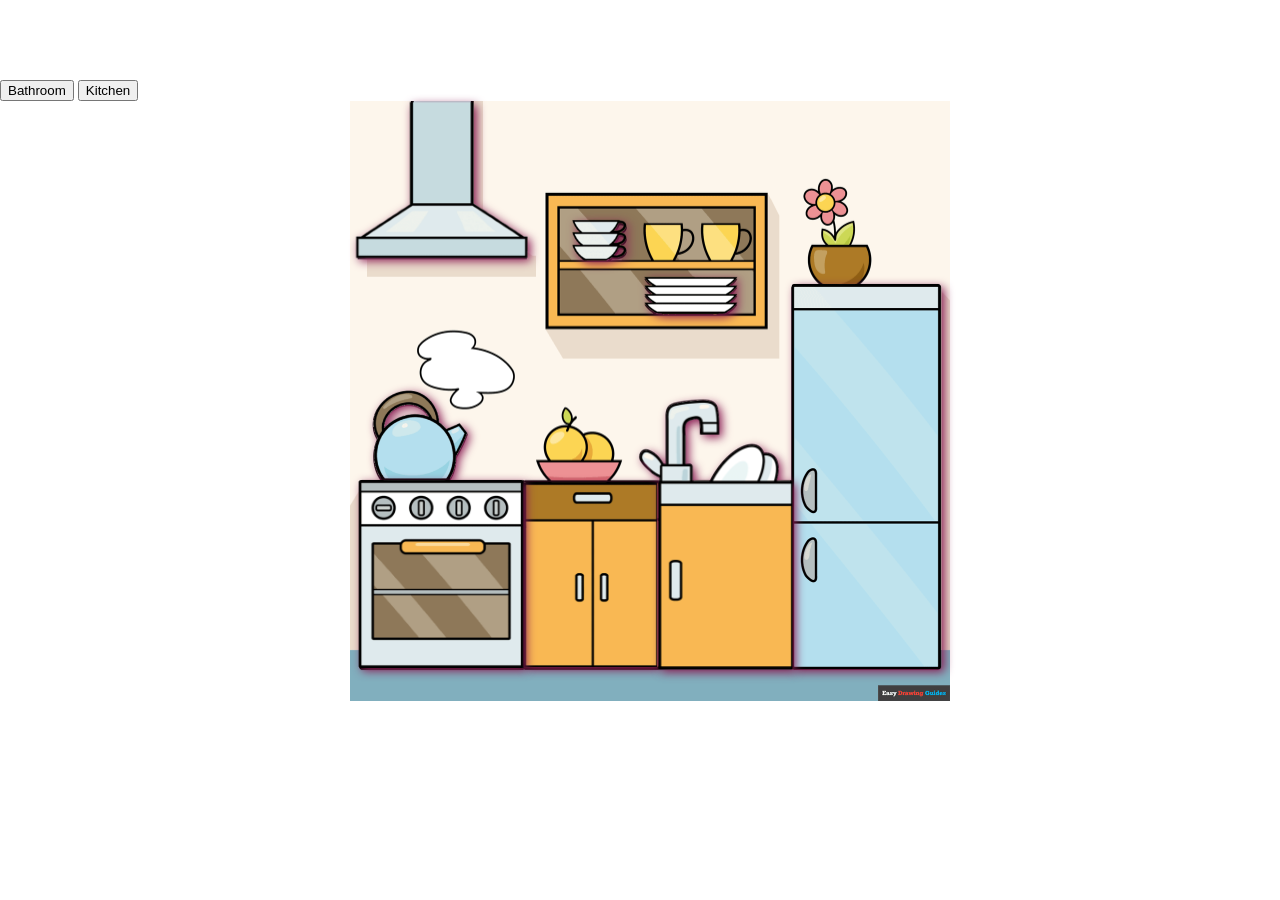
<file: index.html>
<!DOCTYPE html>
<html lang="en">
<head>
    <meta charset="UTF-8">
    <meta name="viewport" content="width=device-width, initial-scale=1.0">
    <title>Music Game for Todlers</title>
    <link rel="stylesheet" href="style.css">
    <script src="main.js" defer></script>
</head>


<body>
    <main>
        <nav>
            <button id="bathroom-button">Bathroom</button>
            <button id="kitchen-button">Kitchen</button>
        </nav>

        <div id="kitchen-page">
            <!--Add BG image-->
            <img class="background" src="Assignment2/assets/kitchen.png" alt="kitchen-bg">

            <!--Add Buttons-->
            <button class="sticker bottom-cabinate" data-sound="cabinet.mp3">
                <img src="Assignment2/assets/kitchen/bottom cabinate.PNG" alt="bottom-cabinate"></button>
            <button class="sticker cups" data-sound="cups.wav">
                <img src="Assignment2/assets/kitchen/cups.PNG" alt="cups"></button>
            <button class="sticker fridge" data-sound="fridge.mp3">
                <img src="Assignment2/assets/kitchen/fridge.PNG" alt="fridge"></button>
            <button class="sticker kettle" data-sound="kettle.mp3">
                <img src="Assignment2/assets/kitchen/kettle.PNG" alt="kettle"></button>
            <button class="sticker oven" data-sound="oven.mp3">
                <img src="Assignment2/assets/kitchen/oven.PNG" alt="oven"></button>
            <button class="sticker plates" data-sound="plates.mp3">
                <img src="Assignment2/assets/kitchen/plates.PNG" alt="plates"></button>
            <button class="sticker sink" data-sound="water.mp3">
                <img src="Assignment2/assets/kitchen/sink1.PNG" alt="sink"></button>
            <button class="sticker smoke-vacume" data-sound="smoke.mp3">
                <img src="Assignment2/assets/kitchen/smoke vacume.PNG" alt="smoke-vacume"></button>


        </div>

        <div id="bathroom-page">
            <img class="background" src="Assignment2/assets/bathroom.png" alt="bathroom-bg">

            <button class="sticker" >
                <img src="Assignment2/assets/bathroom/bidet.PNG" alt="bidet"></button>
            <button class="sticker" >
                <img src="Assignment2/assets/bathroom/cabinate.PNG" alt="cabinate"></button>
            <button class="sticker" >
                <img src="Assignment2/assets/bathroom/fabric.PNG" alt=""></button>
            <button class="sticker" >
                <img src="Assignment2/assets/bathroom/mirror.PNG" alt=""></button>
            <button class="sticker" >
                <img src="Assignment2/assets/bathroom/sink.PNG" alt=""></button>
            <button class="sticker" >
                <img src="Assignment2/assets/bathroom/tapWater.PNG" alt=""></button>
            <button class="sticker" >
                <img src="Assignment2/assets/bathroom/tissue.PNG" alt=""></button>

        </div>
    </main>
    
</body>


</html>
</file>
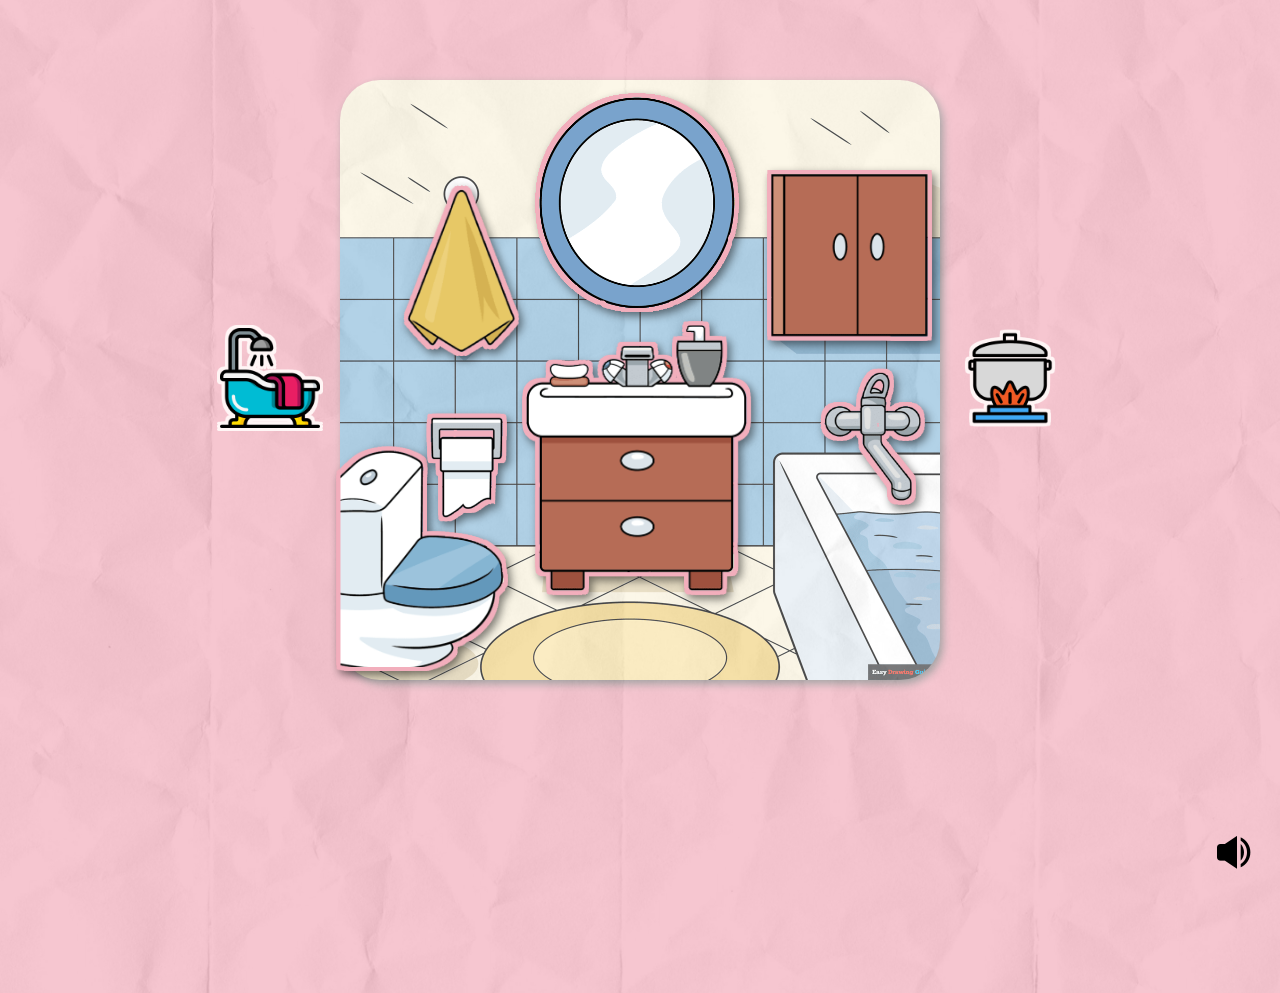
<file: Assignment2/index.html>
<!DOCTYPE html>
<html lang="en">
<head>
    <meta charset="UTF-8">
    <meta name="viewport" content="width=device-width, initial-scale=1.0">
    <title>Music Game for Todlers</title>
    <link rel="stylesheet" href="style.css">
    <script src="main.js" defer></script>
    <link href='https://unpkg.com/boxicons@2.1.4/css/boxicons.min.css' rel='stylesheet'>
    <link rel="preconnect" href="https://fonts.googleapis.com">
    <link rel="preconnect" href="https://fonts.gstatic.com" crossorigin>
    <link href='https://unpkg.com/boxicons@2.1.4/css/boxicons.min.css' rel='stylesheet'>
    <link href="https://fonts.googleapis.com/css2?family=Edu+VIC+WA+NT+Hand:wght@400..700&family=Indie+Flower&family=Merriweather:ital,opsz,wght@0,18..144,300..900;1,18..144,300..900&family=Oldenburg&family=Playfair+Display:wght@400..900&family=Roboto+Condensed:ital@0;1&family=Roboto+Slab:wght@600&family=Rye&family=Short+Stack&family=Stardos+Stencil:wght@400;700&display=swap" rel="stylesheet">
</head>


<body>
    <main>
        <nav class="container-bathroom">
            <button id="bathroom-button">
                <img src="assets/bath.png" alt="bathroom-scene">
            </button>
        </nav>

        <div id="volume-indicator">
            <i class='bx bxs-volume-full' id="volume-icon"></i>
        </div>

        <div id="bathroom-page">
            <img class="texture" src="assets/paper.jpg" alt="paper texture">
            <img class="background" src="assets/bathroom.png" alt="bathroom-bg">

            <button class="sticker bidet"data-sound="toilet_flood.wav" >
                <img src="assets/bathroom/bidet.PNG" alt="bidet"></button>

            <button class="sticker cabinate" data-sound="door squeak.mp3">
                <img src="assets/bathroom/cabinate.PNG" alt="cabinate"></button>

            <button class="sticker fabric" data-sound="fabric.mp3">
                <img src="assets/bathroom/fabric.PNG" alt=""></button>

            <button class="sticker mirror" data-sound="mirror.mp3">
                <img src="assets/bathroom/mirror.PNG" alt=""></button>

            <button class="sticker sink" data-sound="sink.wav">
                <img src="assets/bathroom/sink.PNG" alt=""></button>

            <button class="sticker tapWater" data-sound="bathtub.mp3">
                <img src="assets/bathroom/tapWater.PNG" alt=""></button>

            <button class="sticker tissue" data-sound="toilet.wav">
                <img src="assets/bathroom/tissue.PNG" alt=""></button>

        </div>

        <div id="kitchen-page">
            <!--Add BG image-->
            <img class="background" src="assets/kitchen.png" alt="kitchen-bg">
            <img class="texture" src="assets/paper.jpg" alt="paper texture">

            <!--Add Buttons-->
            <button class="sticker bottom-cabinate" data-sound="cabinet.mp3">
                <img src="assets/kitchen/bottom cabinate.PNG" alt="bottom-cabinate"></button>

            <button class="sticker cups" data-sound="cups.wav">
                <img src="assets/kitchen/cups.PNG" alt="cups"></button>

            <button class="sticker fridge" data-sound="fridge.mp3">
                <img src="assets/kitchen/fridge.PNG" alt="fridge"></button>
                
            <button class="sticker kettle" data-sound="kettle.mp3">
                <img src="assets/kitchen/kettle.PNG" alt="kettle"></button>

            <button class="sticker oven" data-sound="oven.mp3">
                <img src="assets/kitchen/oven.PNG" alt="oven"></button>

            <button class="sticker plates" data-sound="plates.mp3">
                <img src="assets/kitchen/plates.PNG" alt="plates"></button>

            <button class="sticker sink" data-sound="water.mp3">
                <img src="assets/kitchen/sink1.PNG" alt="sink"></button>

            <button class="sticker smoke-vacume" data-sound="smoke.mp3">
                <img src="assets/kitchen/smoke vacume.PNG" alt="smoke-vacume"></button>


        </div>

        <nav class="container-kitchen">
            <button id="kitchen-button"> 
                <img src="assets/cooking.png" alt="ktchen-scene">
            </button>
        </nav>

         
    </main>
    
</body>


</html>
</file>
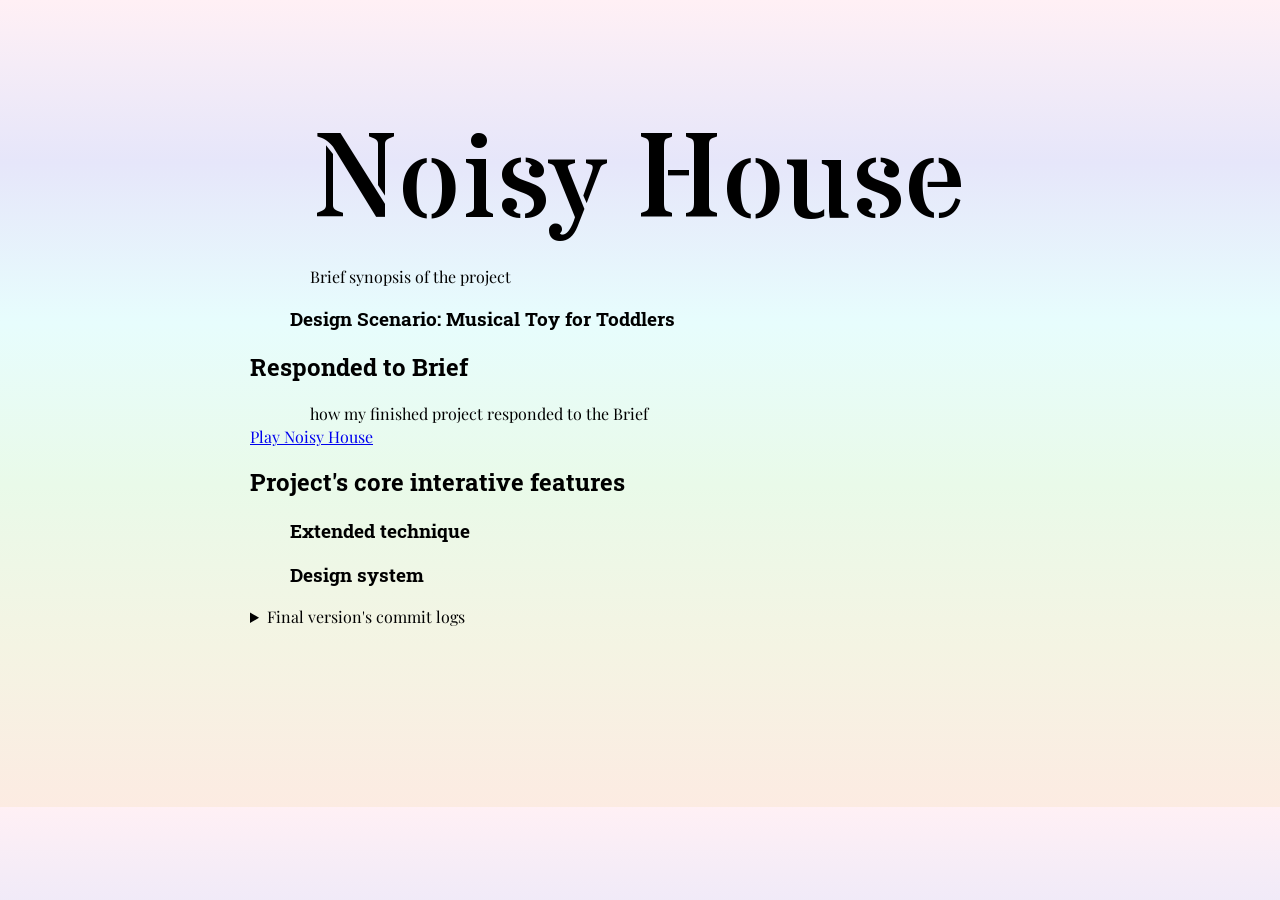
<file: Assignment3/index.html>
<!DOCTYPE html>
<html lang="en">
<head>
    <meta charset="UTF-8">
    <meta name="viewport" content="width=device-width, initial-scale=1.0">
    <link rel="preconnect" href="https://fonts.gstatic.com" crossorigin>
    <link href="https://fonts.googleapis.com/css2?family=Edu+VIC+WA+NT+Hand:wght@400..700&family=Indie+Flower&family=Merriweather:ital,opsz,wght@0,18..144,300..900;1,18..144,300..900&family=Oldenburg&family=Playfair+Display:wght@400..900&family=Roboto+Condensed:ital@0;1&family=Roboto+Slab:wght@600&family=Rye&family=Short+Stack&family=Stardos+Stencil:wght@400;700&display=swap" rel="stylesheet">
    
    <link rel="stylesheet" href="style.css">
    <title>A3 - Final Document</title>
</head>
<body>
    <div class="Intro">
    <h1 class="websiteName">Noisy House</h1>
    <p>Brief synopsis of the project</p>
    <h3>Design Scenario: Musical Toy for Toddlers</h3>
    </div>

    <div>
        <h2>Responded to Brief</h2>
        <p>how my finished project responded to the Brief</p>
        <a href="https://akxpch.github.io/specialisationWorkIndex/Assignment2/">Play Noisy House</a>
    </div>

    <div>
        <h2>Project's core interative features</h2>
        <p> </p>

        <h3>Extended technique</h3>
        <p></p>

        <h3>Design system</h3>

    </div>

    <div>
        <details>
            <summary>Final version's commit logs</summary>

            <table>

    <thead><tr>

        <th>Author</th>
        <th>Date</th>
        <th>Subject</th>
        <th>Body</th>

    </tr></thead>

    <tbody>

      <tr>

        <td>hase</td>
        <td>Fri Jun 5 09:14:59 2026 +1000</td>
        <td>init</td>
        <td>set up and linked basic files</td>

      </tr>

      <tr>

        <td>hase</td>
        <td>Fri Jun 5 11:10:13 2026 +1000</td>
        <td>responsiveness</td>
        <td>added in grid template for the four areas to shift based on screen width</td>

      </tr>

      <tr>

        <td>hase</td>
        <td>Fri Jun 5 12:03:25 2026 +1000</td>
        <td>more responsiveq</td>
        <td>fixed grid issues of overflow. added a max width to text</td>

      </tr>

      <tr>

        <td>hase</td>
        <td>Fri Jun 5 13:00:32 2026 +1000</td>
        <td>moved to flex in flex</td>
        <td>grid wasn't quite cutting it so i moved to a nested flex situation for the main section. now hopefully should all work as intended</td>

      </tr>

      <tr>

        <td>Patrick McMahon</td>
        <td>Thu Jul 16 10:45:35 2026 +1000</td>
        <td>change favicon and remove unnecessary sections</td>
        <td></td>

      </tr>

      <tr>

        <td>Patrick McMahon</td>
        <td>Thu Jul 16 11:20:02 2026 +1000</td>
        <td>fixed assignment links</td>
        <td>removed id refs so we can add pages</td>

      </tr>

      <tr>

        <td>Ice</td>
        <td>Thu Jul 23 12:12:07 2026 +1000</td>
        <td>first change</td>
        <td>We change out the detail to our own and change icon to our own as well</td>

      </tr>

      <tr>

        <td>Ice</td>
        <td>Thu Jul 30 10:48:31 2026 +1000</td>
        <td>init Assignment</td>
        <td>create assignment 1 file and link</td>

      </tr>

      <tr>

        <td>Ice</td>
        <td>Thu Jul 30 10:52:57 2026 +1000</td>
        <td>Add heading and link</td>
        <td>I add heading and create sections</td>

      </tr>

      <tr>

        <td>Ice</td>
        <td>Thu Jul 30 10:56:22 2026 +1000</td>
        <td>crete section and fix mistake</td>
        <td></td>

      </tr>

      <tr>

        <td>Ice</td>
        <td>Thu Jul 30 11:01:53 2026 +1000</td>
        <td>fix issue</td>
        <td></td>

      </tr>

      <tr>

        <td>Ice</td>
        <td>Thu Jul 30 11:04:11 2026 +1000</td>
        <td>fix</td>
        <td></td>

      </tr>

      <tr>

        <td>Ice</td>
        <td>Thu Jul 30 11:08:00 2026 +1000</td>
        <td>Change page name</td>
        <td>fix the name from "assignment2" to "system Design Document"</td>

      </tr>

      <tr>

        <td>Ice</td>
        <td>Thu Jul 30 11:11:00 2026 +1000</td>
        <td>Name changing</td>
        <td></td>

      </tr>

      <tr>

        <td>Ice</td>
        <td>Thu Aug 6 11:21:37 2026 +1000</td>
        <td>comment</td>
        <td>add link to live page</td>

      </tr>

      <tr>

        <td>Ice</td>
        <td>Thu Aug 6 11:46:13 2026 +1000</td>
        <td>Adding Structure and style</td>
        <td>planning layout for the document and adding style</td>

      </tr>

      <tr>

        <td>Ice</td>
        <td>Fri Aug 7 17:30:27 2026 +1000</td>
        <td>Adding link</td>
        <td>Add link to miroboard</td>

      </tr>

      <tr>

        <td>2. fill up the dummy text with my writing.</td>
        <td>undefined</td>
        <td>undefined</td>
        <td>undefined</td>

      </tr>

      <tr>

        <td>Ice</td>
        <td>Wed Aug 12 16:01:23 2026 +1000</td>
        <td>Replace random text to with written analysis</td>
        <td>1. change the name of assignment 1 and 2 in home page</td>

      </tr>

      <tr>

        <td>Ice</td>
        <td>Wed Aug 12 17:21:43 2026 +1000</td>
        <td>Add table to Project framing part</td>
        <td>create table and add more information in part 1</td>

      </tr>

      <tr>

        <td>Ice</td>
        <td>Wed Aug 12 17:26:36 2026 +1000</td>
        <td>Add website name</td>
        <td>Add website name and delete repeat heading</td>

      </tr>

      <tr>

        <td>Ice</td>
        <td>Thu Aug 13 03:00:59 2026 +1000</td>
        <td>chane table color and replace dummy text</td>
        <td>changing table style and replace dummy text with real writing</td>

      </tr>

      <tr>

        <td>Ice</td>
        <td>Thu Aug 13 04:15:41 2026 +1000</td>
        <td>adding picture</td>
        <td>Add picture to the page</td>

      </tr>

      <tr>

        <td>Ice</td>
        <td>Thu Aug 13 04:48:58 2026 +1000</td>
        <td>Change front</td>
        <td></td>

      </tr>

      <tr>

        <td>Ice</td>
        <td>Thu Aug 13 13:08:53 2026 +1000</td>
        <td>styling - organize size and front</td>
        <td></td>

      </tr>

      <tr>

        <td>Ice</td>
        <td>Thu Aug 13 14:05:45 2026 +1000</td>
        <td>front and color adjustment</td>
        <td></td>

      </tr>

      <tr>

        <td>Ice</td>
        <td>Thu Aug 13 14:30:08 2026 +1000</td>
        <td>structure text and picture</td>
        <td>adjust text and image to br in the middle</td>

      </tr>

      <tr>

        <td>Ice</td>
        <td>Fri Aug 14 14:31:56 2026 +1000</td>
        <td>Add reference and Figure description</td>
        <td></td>

      </tr>

      <tr>

        <td>Ice</td>
        <td>Fri Aug 14 15:36:41 2026 +1000</td>
        <td>word checking</td>
        <td></td>

      </tr>

      <tr>

        <td>Ice</td>
        <td>Mon Aug 17 20:46:25 2026 +1000</td>
        <td>center picture</td>
        <td></td>

      </tr>

      <tr>

        <td>Ice</td>
        <td>Wed Sep 16 22:05:32 2026 +1000</td>
        <td>readjust file</td>
        <td></td>

      </tr>

      <tr>

        <td>Ice</td>
        <td>Wed Sep 16 22:08:39 2026 +1000</td>
        <td>Add files</td>
        <td> audio and assets</td>

      </tr>

      <tr>

        <td>Ice</td>
        <td>Thu Sep 17 02:44:17 2026 +1000</td>
        <td>create button to switch between 2 environment</td>
        <td>bathroom and kitchen</td>

      </tr>

      <tr>

        <td>Ice</td>
        <td>Thu Sep 17 03:22:52 2026 +1000</td>
        <td>Add buttons</td>
        <td></td>

      </tr>

      <tr>

        <td>Ice</td>
        <td>Thu Sep 17 04:44:26 2026 +1000</td>
        <td> positioned stickers and add audio</td>
        <td>position each sticker in place on top of background and add audio</td>

      </tr>

      <tr>

        <td>click = add/remove to remix</td>
        <td>undefined</td>
        <td>undefined</td>
        <td>undefined</td>

      </tr>

      <tr>

        <td>mouse leave = stop play sample</td>
        <td>undefined</td>
        <td>undefined</td>
        <td>undefined</td>

      </tr>

      <tr>

        <td>Ice</td>
        <td>Thu Sep 17 06:43:41 2026 +1000</td>
        <td>Add sticker behevior</td>
        <td>mouse enter = play sample</td>

      </tr>

      <tr>

        <td>Ice</td>
        <td>Mon Sep 28 21:43:17 2026 +1000</td>
        <td>arrange files</td>
        <td></td>

      </tr>

      <tr>

        <td>Ice</td>
        <td>Tue Sep 29 04:11:38 2026 +1000</td>
        <td>Reorganize file and add extended technique</td>
        <td></td>

      </tr>

      <tr>

        <td>Ice</td>
        <td>Tue Sep 29 04:15:19 2026 +1000</td>
        <td>connect A2 to home page</td>
        <td></td>

      </tr>

      <tr>

        <td>Ice</td>
        <td>Tue Sep 29 04:48:55 2026 +1000</td>
        <td>save</td>
        <td></td>

      </tr>

      <tr>

        <td>Ice</td>
        <td>Tue Sep 29 06:08:06 2026 +1000</td>
        <td>update</td>
        <td>update</td>

      </tr>

      <tr>

        <td>Ice</td>
        <td>Tue Sep 29 07:41:25 2026 +1000</td>
        <td>Edit Sticker appearance for prototype2</td>
        <td></td>

      </tr>

      <tr>

        <td>Ice</td>
        <td>Tue Sep 29 08:59:48 2026 +1000</td>
        <td>update document draft</td>
        <td></td>

      </tr>

      <tr>

        <td>Ice</td>
        <td>Tue Sep 29 09:01:13 2026 +1000</td>
        <td>update doc</td>
        <td></td>

      </tr>

      <tr>

        <td>Ice</td>
        <td>Tue Sep 29 09:02:30 2026 +1000</td>
        <td>update prototype 1</td>
        <td></td>

      </tr>

      <tr>

        <td>Ice</td>
        <td>Tue Sep 29 09:37:19 2026 +1000</td>
        <td>Add border to prototype 3</td>
        <td></td>

      </tr>

      <tr>

        <td>Ice</td>
        <td>Tue Sep 29 09:45:32 2026 +1000</td>
        <td>Update Assignment2.html</td>
        <td>add link to prototype 3</td>

      </tr>

      <tr>

        <td>Ice</td>
        <td>Wed Sep 30 11:33:01 2026 +1000</td>
        <td>style and link to A2</td>
        <td></td>

      </tr>

      <tr>

        <td>Ice</td>
        <td>Wed Sep 30 13:14:51 2026 +1000</td>
        <td>prototype 4</td>
        <td></td>

      </tr>

      <tr>

        <td>Ice</td>
        <td>Wed Sep 30 14:18:23 2026 +1000</td>
        <td>Add link to prototype 4 in the document</td>
        <td></td>

      </tr>

      <tr>

        <td>Ice</td>
        <td>Wed Sep 30 15:45:25 2026 +1000</td>
        <td>prototype 5</td>
        <td></td>

      </tr>

      <tr>

        <td>Ice</td>
        <td>Wed Sep 30 15:59:54 2026 +1000</td>
        <td>update prototype 5</td>
        <td></td>

      </tr>

      <tr>

        <td>Ice</td>
        <td>Wed Sep 30 16:47:12 2026 +1000</td>
        <td>prototype6</td>
        <td></td>

      </tr>

      <tr>

        <td>Ice</td>
        <td>Wed Sep 30 16:51:43 2026 +1000</td>
        <td>update prototype 6</td>
        <td></td>

      </tr>

      <tr>

        <td>Ice</td>
        <td>Wed Sep 30 19:44:03 2026 +1000</td>
        <td>Layout adjustment</td>
        <td></td>

      </tr>

      <tr>

        <td>Ice</td>
        <td>Wed Sep 30 20:16:24 2026 +1000</td>
        <td>font and layout update</td>
        <td></td>

      </tr>

      <tr>

        <td>Ice</td>
        <td>Wed Sep 30 21:39:23 2026 +1000</td>
        <td>Update document</td>
        <td>finish writing part</td>

      </tr>

      <tr>

        <td>Ice</td>
        <td>Thu Oct 1 11:23:31 2026 +1000</td>
        <td>peer feedback</td>
        <td></td>

      </tr>

      <tr>

        <td>Ice</td>
        <td>Thu Oct 1 12:35:59 2026 +1000</td>
        <td>feedback</td>
        <td></td>

      </tr>

      <tr>

        <td>Ice</td>
        <td>Thu Oct 1 12:40:40 2026 +1000</td>
        <td>commit_history_p1</td>
        <td>commit</td>

      </tr>

      <tr>

        <td>Ice</td>
        <td>Thu Oct 1 12:42:21 2026 +1000</td>
        <td>git commit p2</td>
        <td></td>

      </tr>

      <tr>

        <td>Ice</td>
        <td>Thu Oct 1 12:50:47 2026 +1000</td>
        <td>git commit</td>
        <td></td>

      </tr>

      <tr>

        <td>Ice</td>
        <td>Thu Oct 1 12:56:40 2026 +1000</td>
        <td>git commit</td>
        <td></td>

      </tr>

      <tr>

        <td>Ice</td>
        <td>Thu Oct 1 13:12:23 2026 +1000</td>
        <td>commit</td>
        <td></td>

      </tr>

      <tr>

        <td>Ice</td>
        <td>Thu Oct 1 13:24:26 2026 +1000</td>
        <td>git commit complete</td>
        <td></td>

      </tr>

      <tr>

        <td>Ice</td>
        <td>Thu Oct 1 13:30:31 2026 +1000</td>
        <td>feedback result</td>
        <td></td>

      </tr>

      <tr>

        <td>Ice</td>
        <td>Thu Oct 1 14:00:16 2026 +1000</td>
        <td>Audio reference</td>
        <td></td>

      </tr>

      <tr>

        <td>Ice</td>
        <td>Thu Oct 8 02:44:21 2026 +1100</td>
        <td>scene 1  - brushing teeth</td>
        <td></td>

      </tr>

      <tr>

        <td>Ice</td>
        <td>Thu Oct 8 10:06:02 2026 +1100</td>
        <td>Update .DS_Store</td>
        <td></td>

      </tr>

      <tr>

        <td>Ice</td>
        <td>Tue Sep 29 07:41:25 2026 +1000</td>
        <td>Edit Sticker appearance for prototype2</td>
        <td></td>

      </tr>

      <tr>

        <td>Ice</td>
        <td>Thu Oct 8 10:19:09 2026 +1100</td>
        <td>Merge branch 'buttonPrototype-3'</td>
        <td></td>

      </tr>

      <tr>

        <td>Ice</td>
        <td>Thu Oct 8 10:25:52 2026 +1100</td>
        <td>Merge branch 'stickerPrototype-1' into stickerPrototype-2</td>
        <td></td>

      </tr>

      <tr>

        <td>Ice</td>
        <td>Thu Oct 8 10:32:53 2026 +1100</td>
        <td>fix merging issuw - adding filter grey</td>
        <td></td>

      </tr>

      <tr>

        <td>Ice</td>
        <td>Thu Oct 8 10:35:51 2026 +1100</td>
        <td>Merge branch 'buttonPrototype-2'</td>
        <td></td>

      </tr>

      <tr>

        <td>Ice</td>
        <td>Thu Oct 8 10:37:01 2026 +1100</td>
        <td>Merge branch 'stickerPrototype-2'</td>
        <td></td>

      </tr>

      <tr>

        <td>Ice</td>
        <td>Thu Oct 8 10:57:49 2026 +1100</td>
        <td>style update</td>
        <td></td>

      </tr>

      <tr>

        <td>Ice</td>
        <td>Thu Oct 8 10:58:31 2026 +1100</td>
        <td>Revert "style update"</td>
        <td>This reverts commit 7db91c0e0a10b4d05183babdd28ad588fc54453e.</td>

      </tr>

      <tr>

        <td>Ice</td>
        <td>Thu Oct 8 10:58:39 2026 +1100</td>
        <td>Reapply "style update"</td>
        <td>This reverts commit ded3a3da8211161789c8a8132e295ffa7ad73bde.</td>

      </tr>

      <tr>

        <td>Ice</td>
        <td>Thu Oct 8 10:58:53 2026 +1100</td>
        <td>Revert "style update"</td>
        <td>This reverts commit 7db91c0e0a10b4d05183babdd28ad588fc54453e.</td>

      </tr>

      <tr>

        <td>changes made to 1ba73da17d19bafa6d37d5e41f8b403d80d19828.</td>
        <td>undefined</td>
        <td>undefined</td>
        <td>undefined</td>

      </tr>

      <tr>

        <td>Ice</td>
        <td>Thu Oct 8 10:59:01 2026 +1100</td>
        <td>Revert "Merge branch 'stickerPrototype-2'"</td>
        <td>This reverts commit bc3ab834bef4f778d9d9b6010335370d8be4cfc6,  reversing</td>

      </tr>

      <tr>

        <td>changes made to af036a8ecfde8cec67d18113f863ea42729fb277.</td>
        <td>undefined</td>
        <td>undefined</td>
        <td>undefined</td>

      </tr>

      <tr>

        <td>Ice</td>
        <td>Thu Oct 8 10:59:10 2026 +1100</td>
        <td>Revert "Merge branch 'buttonPrototype-2'"</td>
        <td>This reverts commit 1ba73da17d19bafa6d37d5e41f8b403d80d19828,  reversing</td>

      </tr>

      <tr>

        <td>Ice</td>
        <td>Thu Oct 8 11:03:31 2026 +1100</td>
        <td>css update</td>
        <td></td>

      </tr>

      <tr>

        <td>Ice</td>
        <td>Thu Oct 8 11:04:05 2026 +1100</td>
        <td>js update</td>
        <td></td>

      </tr>

      <tr>

        <td>Ice</td>
        <td>Thu Oct 8 11:07:26 2026 +1100</td>
        <td>main update</td>
        <td></td>

      </tr>

      <tr>

        <td>Ice</td>
        <td>Thu Oct 8 11:11:21 2026 +1100</td>
        <td>adjust position</td>
        <td></td>

      </tr>

      <tr>

        <td>Ice</td>
        <td>Fri Oct 9 20:01:49 2026 +1100</td>
        <td>bg change when change scene</td>
        <td></td>

      </tr>

      <tr>

        <td>change scene change buttons ratio</td>
        <td>undefined</td>
        <td>undefined</td>
        <td>undefined</td>

      </tr>

      <tr>

        <td>Ice</td>
        <td>Thu Oct 12 04:47:04 2026 +1100</td>
        <td>Fix - resizing</td>
        <td>change px to percentage</td>

      </tr>

      <tr>

        <td>Ice</td>
        <td>Thu Oct 15 11:58:32 2026 +1100</td>
        <td>Readjust code</td>
        <td>make it easier to read</td>

      </tr>

    </tbody>

</table>
        </details>
    </div>

  <footer>
    
  </footer>


    
</body>
</html>
</file>
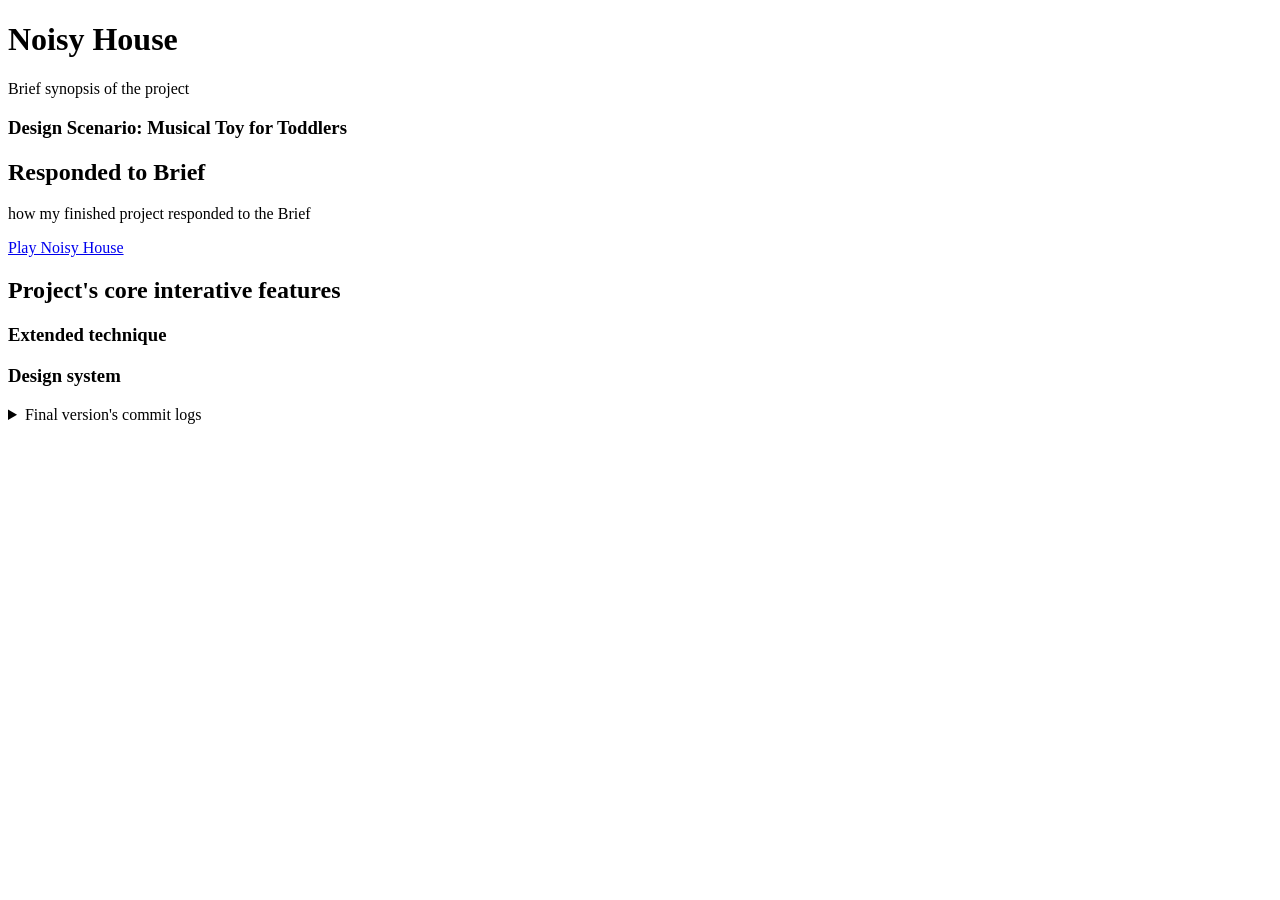
<file: Assignmwnt3/index.html>
<!DOCTYPE html>
<html lang="en">
<head>
    <meta charset="UTF-8">
    <meta name="viewport" content="width=device-width, initial-scale=1.0">
    <title>Document</title>
</head>
<body>
    <div class="Intro">
    <H1>Noisy House</H1>
    <p>Brief synopsis of the project</p>
    <h3>Design Scenario: Musical Toy for Toddlers</h3>
    </div>

    <div>
        <h2>Responded to Brief</h2>
        <p>how my finished project responded to the Brief</p>
        <a href="https://akxpch.github.io/specialisationWorkIndex/Assignment2/">Play Noisy House</a>
    </div>

    <div>
        <h2>Project's core interative features</h2>
        <p> </p>

        <h3>Extended technique</h3>
        <p></p>

        <h3>Design system</h3>

    </div>

    <div>
        <details>
            <summary>Final version's commit logs</summary>

            <table>

    <thead><tr>

        <th>Author</th>
        <th>Date</th>
        <th>Subject</th>
        <th>Body</th>

    </tr></thead>

    <tbody>

      <tr>

        <td>hase</td>
        <td>Fri Jun 5 09:14:59 2026 +1000</td>
        <td>init</td>
        <td>set up and linked basic files</td>

      </tr>

      <tr>

        <td>hase</td>
        <td>Fri Jun 5 11:10:13 2026 +1000</td>
        <td>responsiveness</td>
        <td>added in grid template for the four areas to shift based on screen width</td>

      </tr>

      <tr>

        <td>hase</td>
        <td>Fri Jun 5 12:03:25 2026 +1000</td>
        <td>more responsiveq</td>
        <td>fixed grid issues of overflow. added a max width to text</td>

      </tr>

      <tr>

        <td>hase</td>
        <td>Fri Jun 5 13:00:32 2026 +1000</td>
        <td>moved to flex in flex</td>
        <td>grid wasn't quite cutting it so i moved to a nested flex situation for the main section. now hopefully should all work as intended</td>

      </tr>

      <tr>

        <td>Patrick McMahon</td>
        <td>Thu Jul 16 10:45:35 2026 +1000</td>
        <td>change favicon and remove unnecessary sections</td>
        <td></td>

      </tr>

      <tr>

        <td>Patrick McMahon</td>
        <td>Thu Jul 16 11:20:02 2026 +1000</td>
        <td>fixed assignment links</td>
        <td>removed id refs so we can add pages</td>

      </tr>

      <tr>

        <td>Ice</td>
        <td>Thu Jul 23 12:12:07 2026 +1000</td>
        <td>first change</td>
        <td>We change out the detail to our own and change icon to our own as well</td>

      </tr>

      <tr>

        <td>Ice</td>
        <td>Thu Jul 30 10:48:31 2026 +1000</td>
        <td>init Assignment</td>
        <td>create assignment 1 file and link</td>

      </tr>

      <tr>

        <td>Ice</td>
        <td>Thu Jul 30 10:52:57 2026 +1000</td>
        <td>Add heading and link</td>
        <td>I add heading and create sections</td>

      </tr>

      <tr>

        <td>Ice</td>
        <td>Thu Jul 30 10:56:22 2026 +1000</td>
        <td>crete section and fix mistake</td>
        <td></td>

      </tr>

      <tr>

        <td>Ice</td>
        <td>Thu Jul 30 11:01:53 2026 +1000</td>
        <td>fix issue</td>
        <td></td>

      </tr>

      <tr>

        <td>Ice</td>
        <td>Thu Jul 30 11:04:11 2026 +1000</td>
        <td>fix</td>
        <td></td>

      </tr>

      <tr>

        <td>Ice</td>
        <td>Thu Jul 30 11:08:00 2026 +1000</td>
        <td>Change page name</td>
        <td>fix the name from "assignment2" to "system Design Document"</td>

      </tr>

      <tr>

        <td>Ice</td>
        <td>Thu Jul 30 11:11:00 2026 +1000</td>
        <td>Name changing</td>
        <td></td>

      </tr>

      <tr>

        <td>Ice</td>
        <td>Thu Aug 6 11:21:37 2026 +1000</td>
        <td>comment</td>
        <td>add link to live page</td>

      </tr>

      <tr>

        <td>Ice</td>
        <td>Thu Aug 6 11:46:13 2026 +1000</td>
        <td>Adding Structure and style</td>
        <td>planning layout for the document and adding style</td>

      </tr>

      <tr>

        <td>Ice</td>
        <td>Fri Aug 7 17:30:27 2026 +1000</td>
        <td>Adding link</td>
        <td>Add link to miroboard</td>

      </tr>

      <tr>

        <td>2. fill up the dummy text with my writing.</td>
        <td>undefined</td>
        <td>undefined</td>
        <td>undefined</td>

      </tr>

      <tr>

        <td>Ice</td>
        <td>Wed Aug 12 16:01:23 2026 +1000</td>
        <td>Replace random text to with written analysis</td>
        <td>1. change the name of assignment 1 and 2 in home page</td>

      </tr>

      <tr>

        <td>Ice</td>
        <td>Wed Aug 12 17:21:43 2026 +1000</td>
        <td>Add table to Project framing part</td>
        <td>create table and add more information in part 1</td>

      </tr>

      <tr>

        <td>Ice</td>
        <td>Wed Aug 12 17:26:36 2026 +1000</td>
        <td>Add website name</td>
        <td>Add website name and delete repeat heading</td>

      </tr>

      <tr>

        <td>Ice</td>
        <td>Thu Aug 13 03:00:59 2026 +1000</td>
        <td>chane table color and replace dummy text</td>
        <td>changing table style and replace dummy text with real writing</td>

      </tr>

      <tr>

        <td>Ice</td>
        <td>Thu Aug 13 04:15:41 2026 +1000</td>
        <td>adding picture</td>
        <td>Add picture to the page</td>

      </tr>

      <tr>

        <td>Ice</td>
        <td>Thu Aug 13 04:48:58 2026 +1000</td>
        <td>Change front</td>
        <td></td>

      </tr>

      <tr>

        <td>Ice</td>
        <td>Thu Aug 13 13:08:53 2026 +1000</td>
        <td>styling - organize size and front</td>
        <td></td>

      </tr>

      <tr>

        <td>Ice</td>
        <td>Thu Aug 13 14:05:45 2026 +1000</td>
        <td>front and color adjustment</td>
        <td></td>

      </tr>

      <tr>

        <td>Ice</td>
        <td>Thu Aug 13 14:30:08 2026 +1000</td>
        <td>structure text and picture</td>
        <td>adjust text and image to br in the middle</td>

      </tr>

      <tr>

        <td>Ice</td>
        <td>Fri Aug 14 14:31:56 2026 +1000</td>
        <td>Add reference and Figure description</td>
        <td></td>

      </tr>

      <tr>

        <td>Ice</td>
        <td>Fri Aug 14 15:36:41 2026 +1000</td>
        <td>word checking</td>
        <td></td>

      </tr>

      <tr>

        <td>Ice</td>
        <td>Mon Aug 17 20:46:25 2026 +1000</td>
        <td>center picture</td>
        <td></td>

      </tr>

      <tr>

        <td>Ice</td>
        <td>Wed Sep 16 22:05:32 2026 +1000</td>
        <td>readjust file</td>
        <td></td>

      </tr>

      <tr>

        <td>Ice</td>
        <td>Wed Sep 16 22:08:39 2026 +1000</td>
        <td>Add files</td>
        <td> audio and assets</td>

      </tr>

      <tr>

        <td>Ice</td>
        <td>Thu Sep 17 02:44:17 2026 +1000</td>
        <td>create button to switch between 2 environment</td>
        <td>bathroom and kitchen</td>

      </tr>

      <tr>

        <td>Ice</td>
        <td>Thu Sep 17 03:22:52 2026 +1000</td>
        <td>Add buttons</td>
        <td></td>

      </tr>

      <tr>

        <td>Ice</td>
        <td>Thu Sep 17 04:44:26 2026 +1000</td>
        <td> positioned stickers and add audio</td>
        <td>position each sticker in place on top of background and add audio</td>

      </tr>

      <tr>

        <td>click = add/remove to remix</td>
        <td>undefined</td>
        <td>undefined</td>
        <td>undefined</td>

      </tr>

      <tr>

        <td>mouse leave = stop play sample</td>
        <td>undefined</td>
        <td>undefined</td>
        <td>undefined</td>

      </tr>

      <tr>

        <td>Ice</td>
        <td>Thu Sep 17 06:43:41 2026 +1000</td>
        <td>Add sticker behevior</td>
        <td>mouse enter = play sample</td>

      </tr>

      <tr>

        <td>Ice</td>
        <td>Mon Sep 28 21:43:17 2026 +1000</td>
        <td>arrange files</td>
        <td></td>

      </tr>

      <tr>

        <td>Ice</td>
        <td>Tue Sep 29 04:11:38 2026 +1000</td>
        <td>Reorganize file and add extended technique</td>
        <td></td>

      </tr>

      <tr>

        <td>Ice</td>
        <td>Tue Sep 29 04:15:19 2026 +1000</td>
        <td>connect A2 to home page</td>
        <td></td>

      </tr>

      <tr>

        <td>Ice</td>
        <td>Tue Sep 29 04:48:55 2026 +1000</td>
        <td>save</td>
        <td></td>

      </tr>

      <tr>

        <td>Ice</td>
        <td>Tue Sep 29 06:08:06 2026 +1000</td>
        <td>update</td>
        <td>update</td>

      </tr>

      <tr>

        <td>Ice</td>
        <td>Tue Sep 29 07:41:25 2026 +1000</td>
        <td>Edit Sticker appearance for prototype2</td>
        <td></td>

      </tr>

      <tr>

        <td>Ice</td>
        <td>Tue Sep 29 08:59:48 2026 +1000</td>
        <td>update document draft</td>
        <td></td>

      </tr>

      <tr>

        <td>Ice</td>
        <td>Tue Sep 29 09:01:13 2026 +1000</td>
        <td>update doc</td>
        <td></td>

      </tr>

      <tr>

        <td>Ice</td>
        <td>Tue Sep 29 09:02:30 2026 +1000</td>
        <td>update prototype 1</td>
        <td></td>

      </tr>

      <tr>

        <td>Ice</td>
        <td>Tue Sep 29 09:37:19 2026 +1000</td>
        <td>Add border to prototype 3</td>
        <td></td>

      </tr>

      <tr>

        <td>Ice</td>
        <td>Tue Sep 29 09:45:32 2026 +1000</td>
        <td>Update Assignment2.html</td>
        <td>add link to prototype 3</td>

      </tr>

      <tr>

        <td>Ice</td>
        <td>Wed Sep 30 11:33:01 2026 +1000</td>
        <td>style and link to A2</td>
        <td></td>

      </tr>

      <tr>

        <td>Ice</td>
        <td>Wed Sep 30 13:14:51 2026 +1000</td>
        <td>prototype 4</td>
        <td></td>

      </tr>

      <tr>

        <td>Ice</td>
        <td>Wed Sep 30 14:18:23 2026 +1000</td>
        <td>Add link to prototype 4 in the document</td>
        <td></td>

      </tr>

      <tr>

        <td>Ice</td>
        <td>Wed Sep 30 15:45:25 2026 +1000</td>
        <td>prototype 5</td>
        <td></td>

      </tr>

      <tr>

        <td>Ice</td>
        <td>Wed Sep 30 15:59:54 2026 +1000</td>
        <td>update prototype 5</td>
        <td></td>

      </tr>

      <tr>

        <td>Ice</td>
        <td>Wed Sep 30 16:47:12 2026 +1000</td>
        <td>prototype6</td>
        <td></td>

      </tr>

      <tr>

        <td>Ice</td>
        <td>Wed Sep 30 16:51:43 2026 +1000</td>
        <td>update prototype 6</td>
        <td></td>

      </tr>

      <tr>

        <td>Ice</td>
        <td>Wed Sep 30 19:44:03 2026 +1000</td>
        <td>Layout adjustment</td>
        <td></td>

      </tr>

      <tr>

        <td>Ice</td>
        <td>Wed Sep 30 20:16:24 2026 +1000</td>
        <td>font and layout update</td>
        <td></td>

      </tr>

      <tr>

        <td>Ice</td>
        <td>Wed Sep 30 21:39:23 2026 +1000</td>
        <td>Update document</td>
        <td>finish writing part</td>

      </tr>

      <tr>

        <td>Ice</td>
        <td>Thu Oct 1 11:23:31 2026 +1000</td>
        <td>peer feedback</td>
        <td></td>

      </tr>

      <tr>

        <td>Ice</td>
        <td>Thu Oct 1 12:35:59 2026 +1000</td>
        <td>feedback</td>
        <td></td>

      </tr>

      <tr>

        <td>Ice</td>
        <td>Thu Oct 1 12:40:40 2026 +1000</td>
        <td>commit_history_p1</td>
        <td>commit</td>

      </tr>

      <tr>

        <td>Ice</td>
        <td>Thu Oct 1 12:42:21 2026 +1000</td>
        <td>git commit p2</td>
        <td></td>

      </tr>

      <tr>

        <td>Ice</td>
        <td>Thu Oct 1 12:50:47 2026 +1000</td>
        <td>git commit</td>
        <td></td>

      </tr>

      <tr>

        <td>Ice</td>
        <td>Thu Oct 1 12:56:40 2026 +1000</td>
        <td>git commit</td>
        <td></td>

      </tr>

      <tr>

        <td>Ice</td>
        <td>Thu Oct 1 13:12:23 2026 +1000</td>
        <td>commit</td>
        <td></td>

      </tr>

      <tr>

        <td>Ice</td>
        <td>Thu Oct 1 13:24:26 2026 +1000</td>
        <td>git commit complete</td>
        <td></td>

      </tr>

      <tr>

        <td>Ice</td>
        <td>Thu Oct 1 13:30:31 2026 +1000</td>
        <td>feedback result</td>
        <td></td>

      </tr>

      <tr>

        <td>Ice</td>
        <td>Thu Oct 1 14:00:16 2026 +1000</td>
        <td>Audio reference</td>
        <td></td>

      </tr>

      <tr>

        <td>Ice</td>
        <td>Thu Oct 8 02:44:21 2026 +1100</td>
        <td>scene 1  - brushing teeth</td>
        <td></td>

      </tr>

      <tr>

        <td>Ice</td>
        <td>Thu Oct 8 10:06:02 2026 +1100</td>
        <td>Update .DS_Store</td>
        <td></td>

      </tr>

      <tr>

        <td>Ice</td>
        <td>Tue Sep 29 07:41:25 2026 +1000</td>
        <td>Edit Sticker appearance for prototype2</td>
        <td></td>

      </tr>

      <tr>

        <td>Ice</td>
        <td>Thu Oct 8 10:19:09 2026 +1100</td>
        <td>Merge branch 'buttonPrototype-3'</td>
        <td></td>

      </tr>

      <tr>

        <td>Ice</td>
        <td>Thu Oct 8 10:25:52 2026 +1100</td>
        <td>Merge branch 'stickerPrototype-1' into stickerPrototype-2</td>
        <td></td>

      </tr>

      <tr>

        <td>Ice</td>
        <td>Thu Oct 8 10:32:53 2026 +1100</td>
        <td>fix merging issuw - adding filter grey</td>
        <td></td>

      </tr>

      <tr>

        <td>Ice</td>
        <td>Thu Oct 8 10:35:51 2026 +1100</td>
        <td>Merge branch 'buttonPrototype-2'</td>
        <td></td>

      </tr>

      <tr>

        <td>Ice</td>
        <td>Thu Oct 8 10:37:01 2026 +1100</td>
        <td>Merge branch 'stickerPrototype-2'</td>
        <td></td>

      </tr>

      <tr>

        <td>Ice</td>
        <td>Thu Oct 8 10:57:49 2026 +1100</td>
        <td>style update</td>
        <td></td>

      </tr>

      <tr>

        <td>Ice</td>
        <td>Thu Oct 8 10:58:31 2026 +1100</td>
        <td>Revert "style update"</td>
        <td>This reverts commit 7db91c0e0a10b4d05183babdd28ad588fc54453e.</td>

      </tr>

      <tr>

        <td>Ice</td>
        <td>Thu Oct 8 10:58:39 2026 +1100</td>
        <td>Reapply "style update"</td>
        <td>This reverts commit ded3a3da8211161789c8a8132e295ffa7ad73bde.</td>

      </tr>

      <tr>

        <td>Ice</td>
        <td>Thu Oct 8 10:58:53 2026 +1100</td>
        <td>Revert "style update"</td>
        <td>This reverts commit 7db91c0e0a10b4d05183babdd28ad588fc54453e.</td>

      </tr>

      <tr>

        <td>changes made to 1ba73da17d19bafa6d37d5e41f8b403d80d19828.</td>
        <td>undefined</td>
        <td>undefined</td>
        <td>undefined</td>

      </tr>

      <tr>

        <td>Ice</td>
        <td>Thu Oct 8 10:59:01 2026 +1100</td>
        <td>Revert "Merge branch 'stickerPrototype-2'"</td>
        <td>This reverts commit bc3ab834bef4f778d9d9b6010335370d8be4cfc6,  reversing</td>

      </tr>

      <tr>

        <td>changes made to af036a8ecfde8cec67d18113f863ea42729fb277.</td>
        <td>undefined</td>
        <td>undefined</td>
        <td>undefined</td>

      </tr>

      <tr>

        <td>Ice</td>
        <td>Thu Oct 8 10:59:10 2026 +1100</td>
        <td>Revert "Merge branch 'buttonPrototype-2'"</td>
        <td>This reverts commit 1ba73da17d19bafa6d37d5e41f8b403d80d19828,  reversing</td>

      </tr>

      <tr>

        <td>Ice</td>
        <td>Thu Oct 8 11:03:31 2026 +1100</td>
        <td>css update</td>
        <td></td>

      </tr>

      <tr>

        <td>Ice</td>
        <td>Thu Oct 8 11:04:05 2026 +1100</td>
        <td>js update</td>
        <td></td>

      </tr>

      <tr>

        <td>Ice</td>
        <td>Thu Oct 8 11:07:26 2026 +1100</td>
        <td>main update</td>
        <td></td>

      </tr>

      <tr>

        <td>Ice</td>
        <td>Thu Oct 8 11:11:21 2026 +1100</td>
        <td>adjust position</td>
        <td></td>

      </tr>

      <tr>

        <td>Ice</td>
        <td>Fri Oct 9 20:01:49 2026 +1100</td>
        <td>bg change when change scene</td>
        <td></td>

      </tr>

      <tr>

        <td>change scene change buttons ratio</td>
        <td>undefined</td>
        <td>undefined</td>
        <td>undefined</td>

      </tr>

      <tr>

        <td>Ice</td>
        <td>Thu Oct 22 04:47:04 2026 +1100</td>
        <td>Fix - resizing</td>
        <td>change px to percentage</td>

      </tr>

    </tbody>

</table>
        </details>
    </div>


    
</body>
</html>
</file>
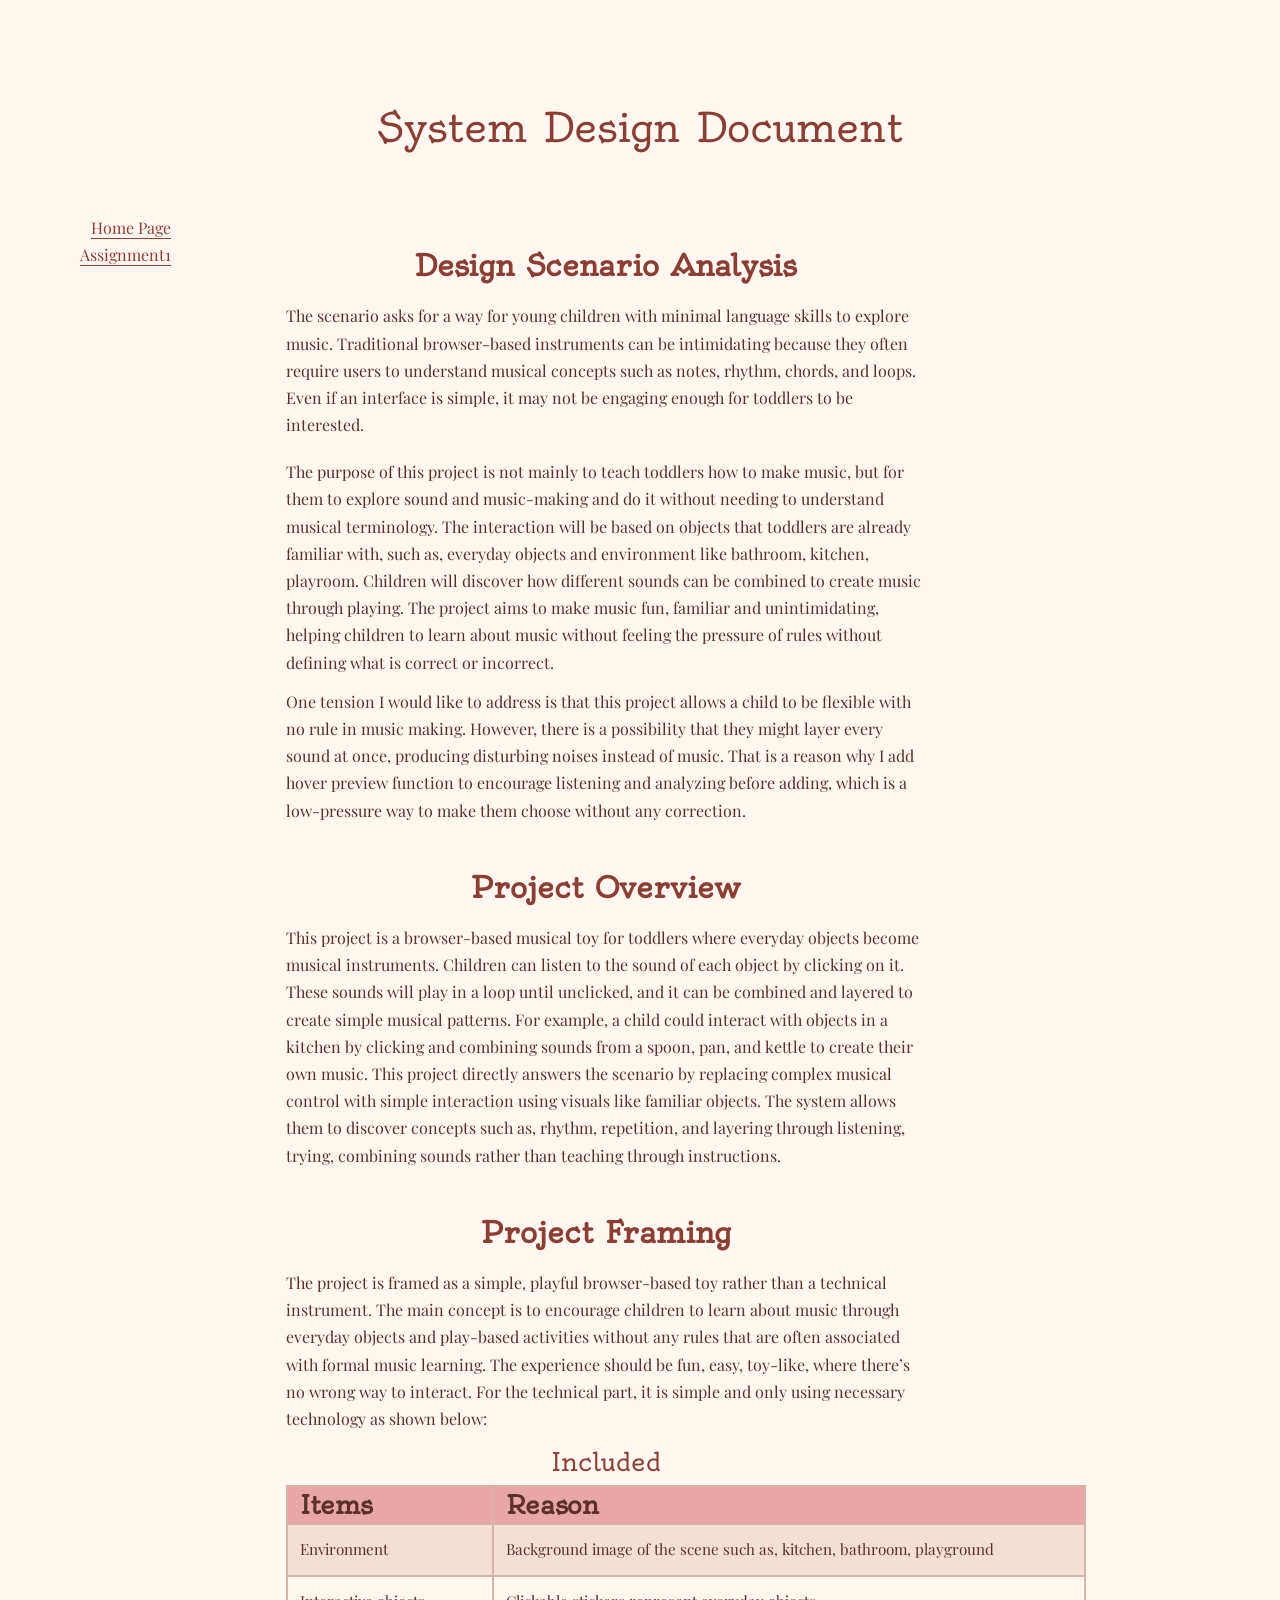
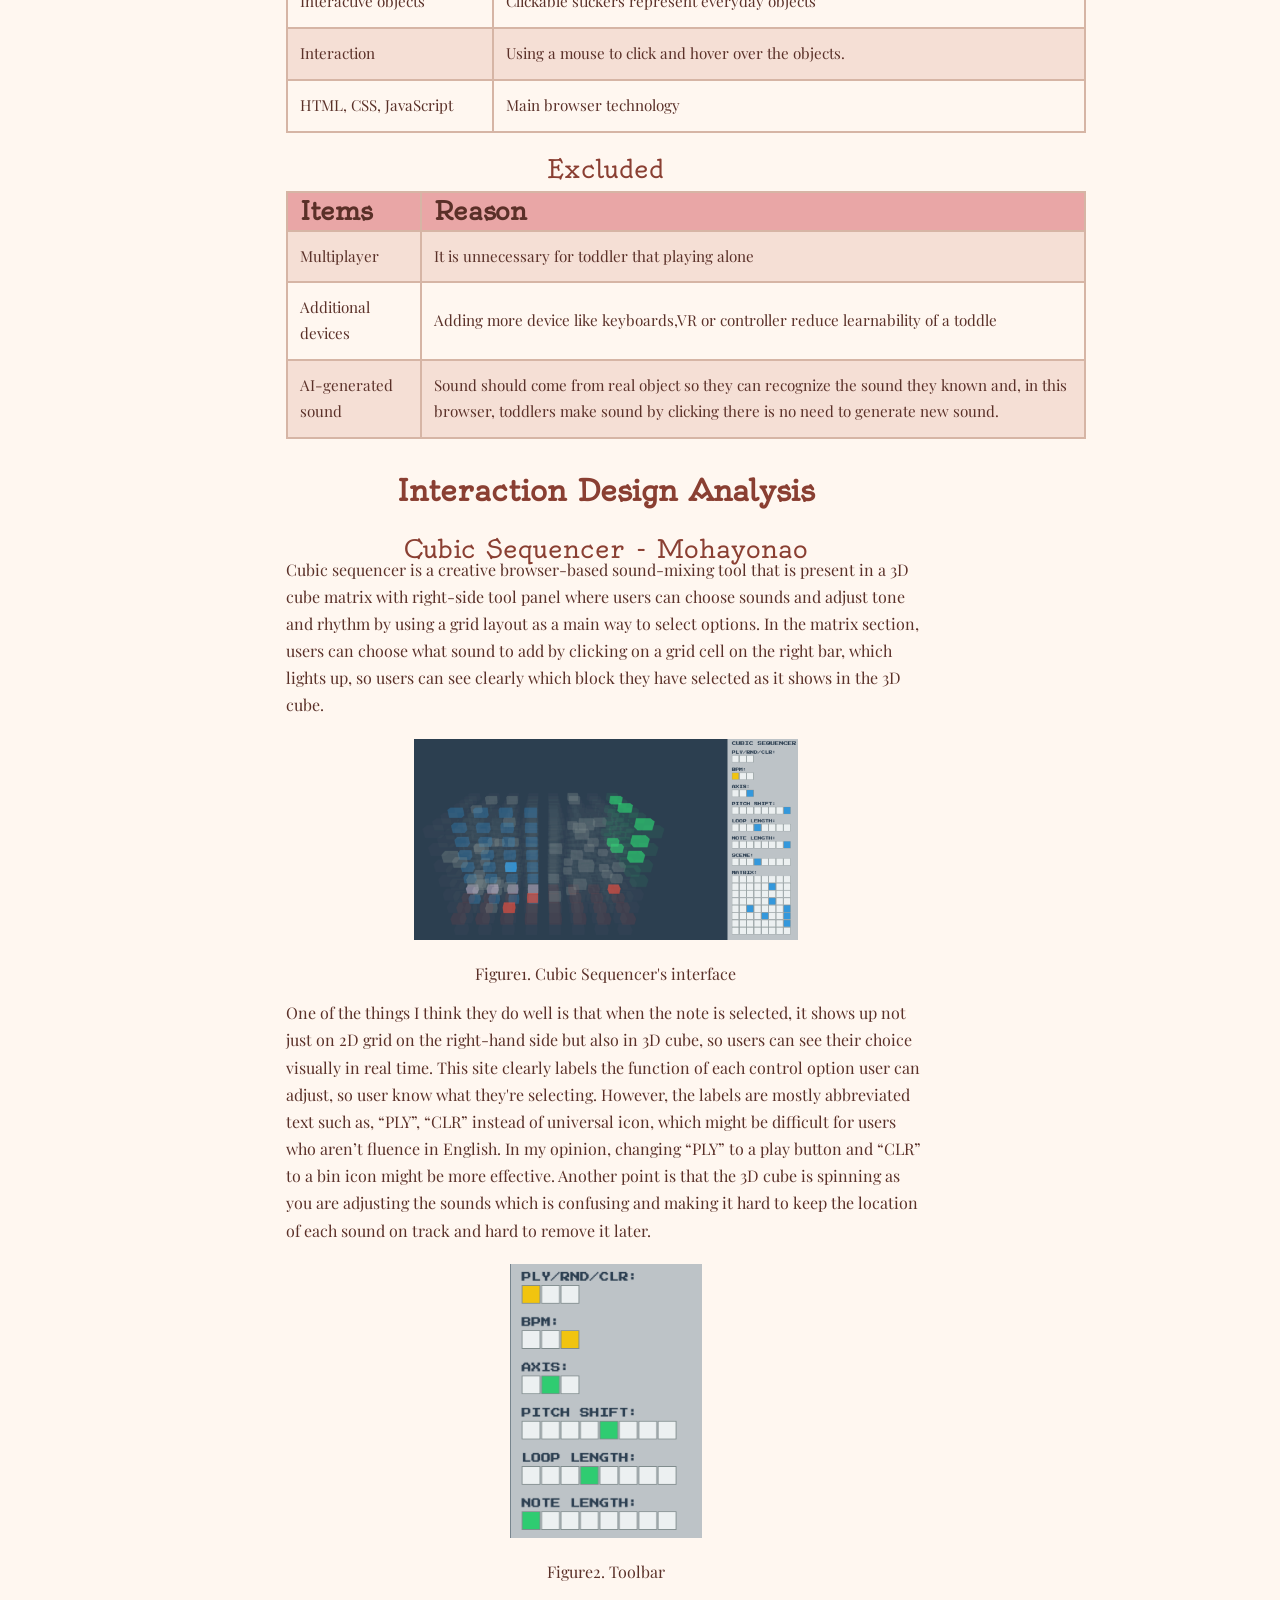
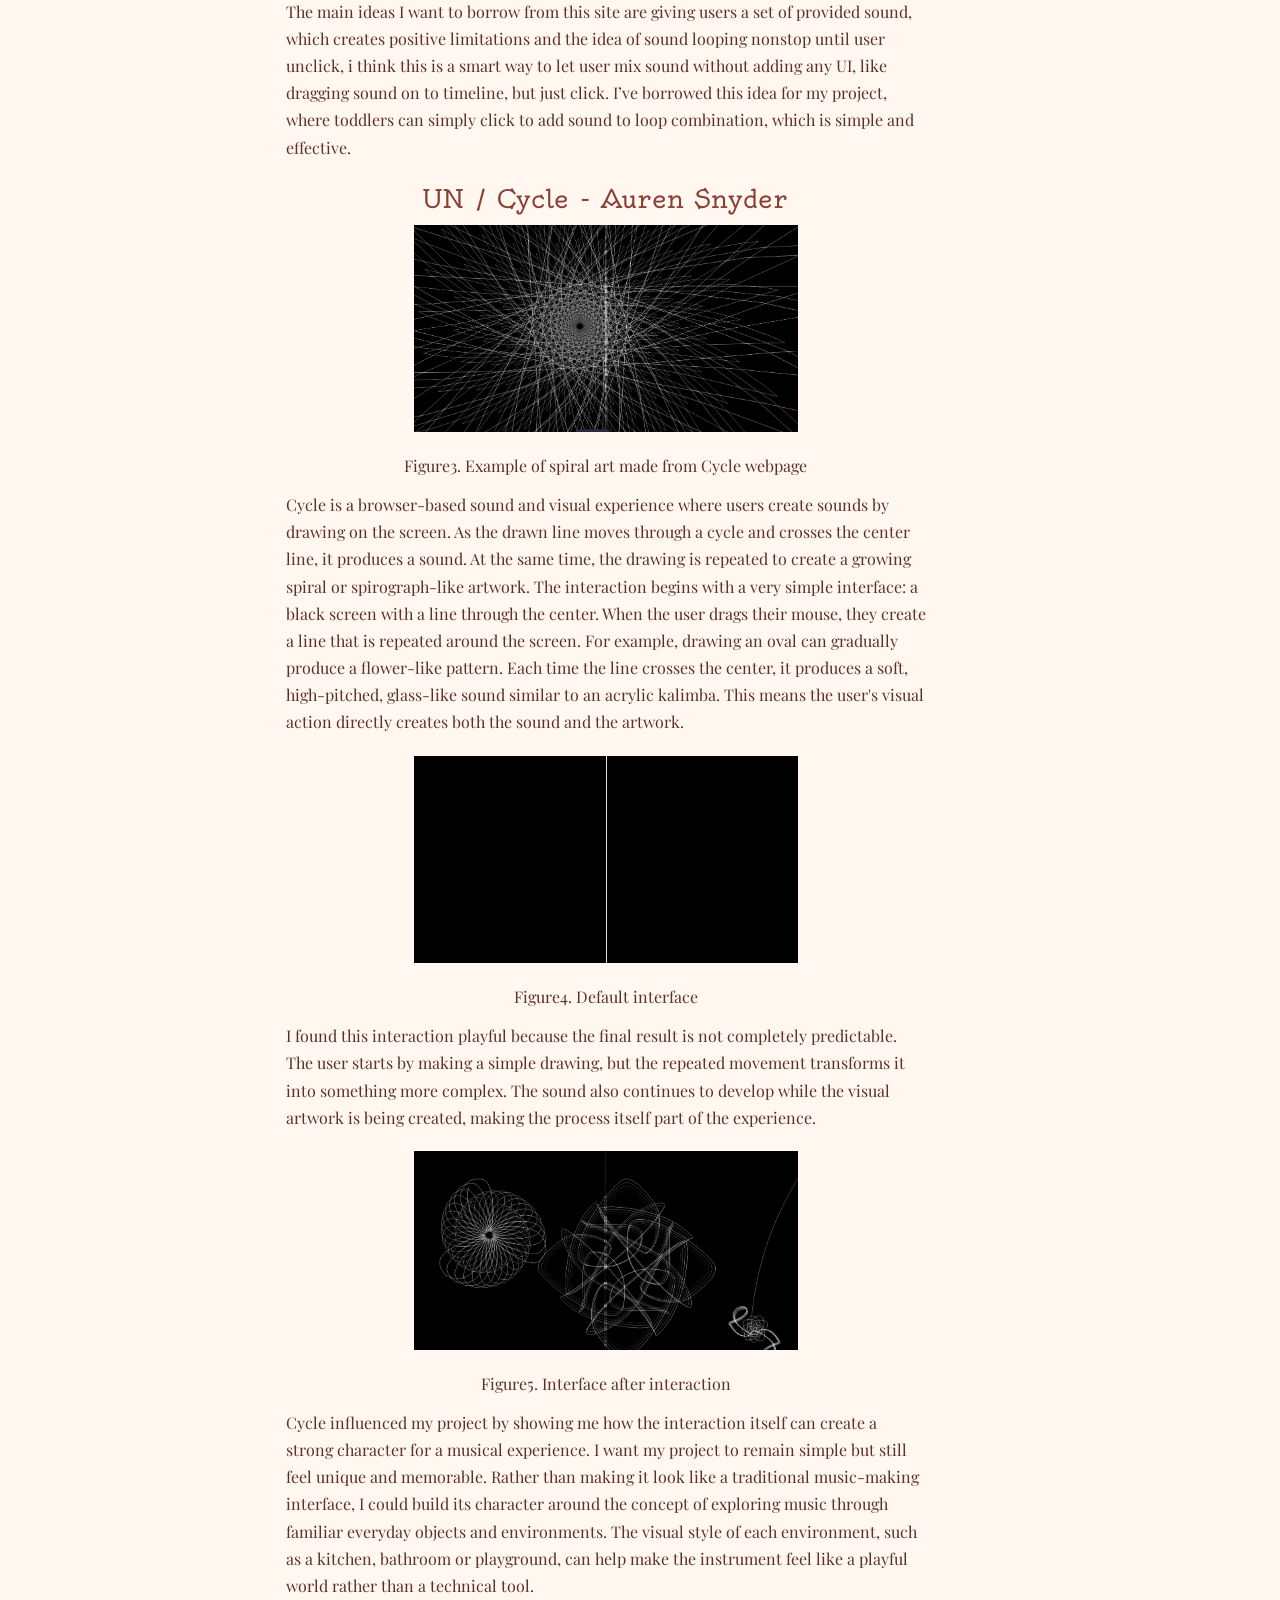
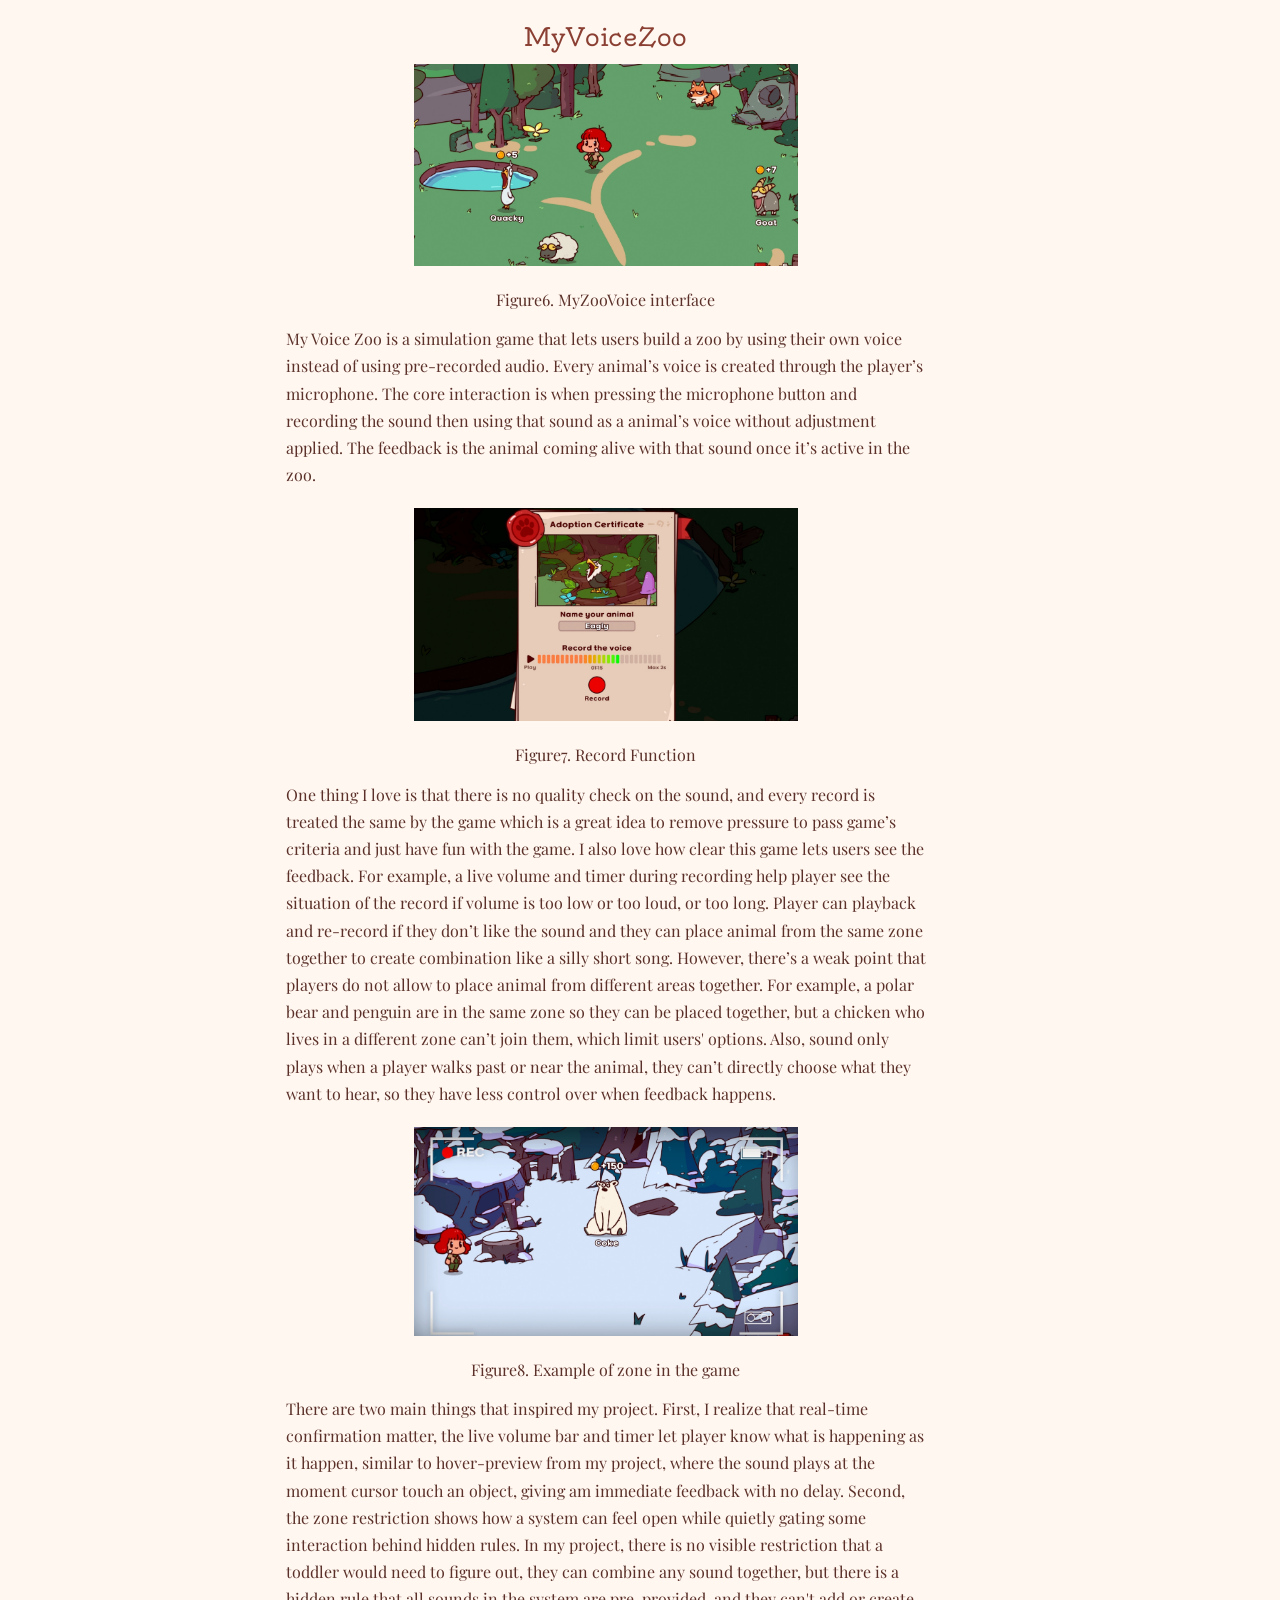
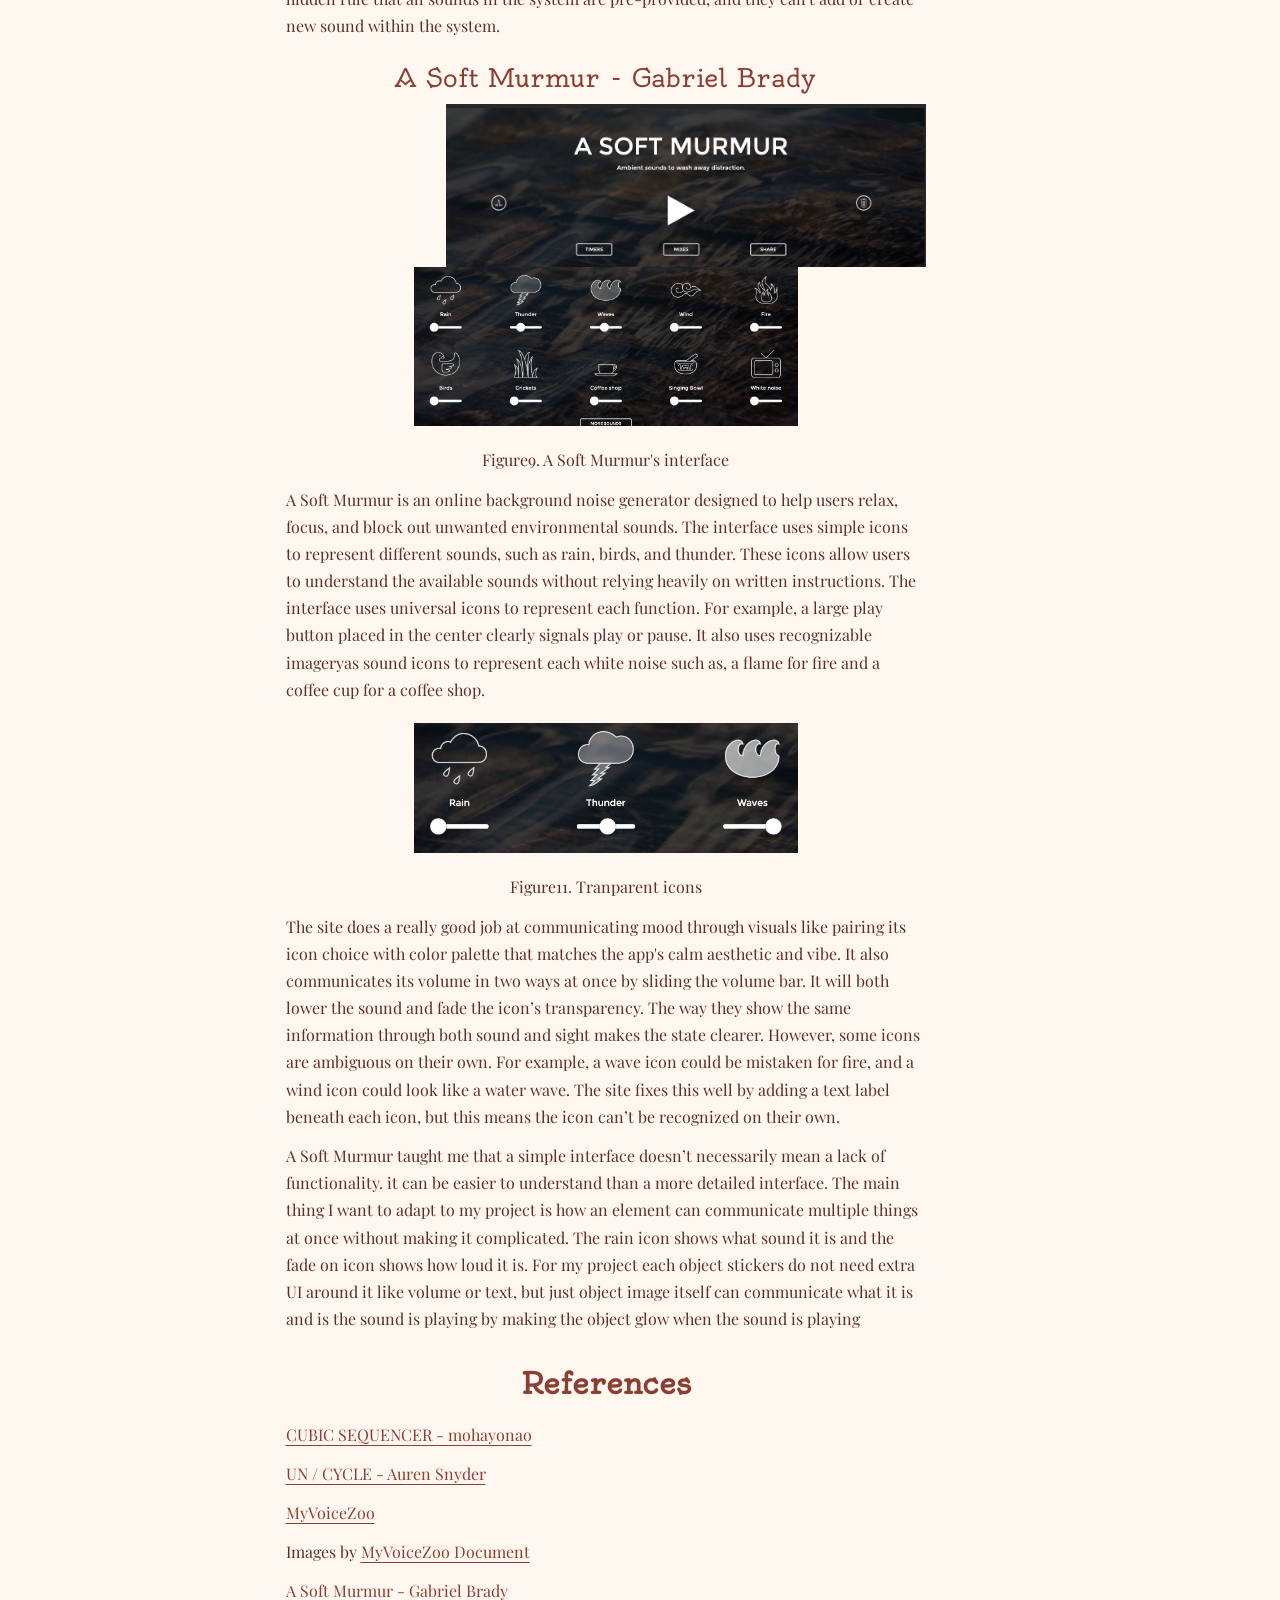
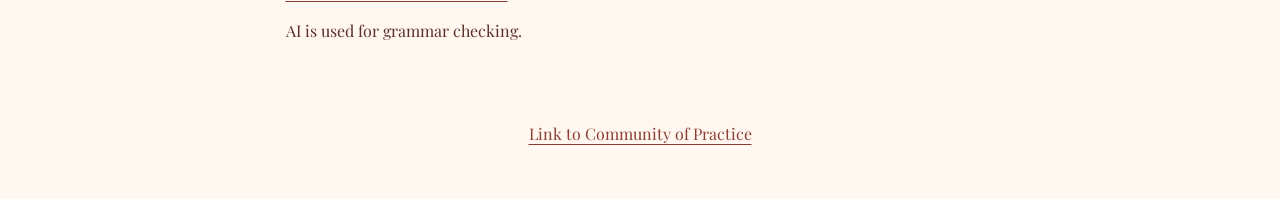
<file: Assignment1/Assignment1.html>
<!doctype html>
<html lang="en">
<head>
    <meta charset="UTF-8">
    <meta name="viewport"
          content="width=device-width, user-scalable=no, initial-scale=1.0, maximum-scale=1.0, minimum-scale=1.0">
    <meta http-equiv="X-UA-Compatible" content="ie=edge">
    <link rel="preconnect" href="https://fonts.googleapis.com">
    <link rel="preconnect" href="https://fonts.gstatic.com" crossorigin>


   <link href="https://fonts.googleapis.com/css2?family=Edu+VIC+WA+NT+Hand:wght@400..700&family=Indie+Flower&family=Merriweather:ital,opsz,wght@0,18..144,300..900;1,18..144,300..900&family=Oldenburg&family=Roboto+Condensed:ital@0;1&family=Roboto+Slab:wght@600&family=Rye&family=Stardos+Stencil:wght@400;700&display=swap" rel="stylesheet">


<!-- !!!!! -->
<!--    change this to refer to your specific page  -->
    <title>Ice's Document Page</title>

<!-- !!!!! -->
<!--  change this to your preferred icon  -->
    <!-- favicon was sourced from favicon.io but the original graphics are copyright 2020 Twitter, Inc
    and other contributors -->
    <!-- They are licensed under CC-BY 4.0 as linked below -->
    <!-- https://creativecommons.org/licenses/by/4.0/ -->
    <link rel="icon" type="image/png" href="./assets/icons/favicon.png">

    <link rel="stylesheet" href="reset.css">
    <link rel="stylesheet" href="A1.style.css">
</head>
<body>

    <header>
<!-- !!!!! -->
<!--    change this to your preferred online name  -->
        <h1 style="margin-top: 60px;">System Design Document</h1>
    </header>

    <div class="mainNavContainer">

        <nav>
            <a href="./index.html">Home Page</a>
            <a href="">Assignment1</a>
        </nav>

    <main>

    <!-- 4 main sections-->
    <section>

<!-- 1.Design Scenario Analysis -->

        <h2 class="headColor">Design Scenario Analysis</h2>
        <p style="margin-bottom: 20px;">The scenario asks for a way for young children with minimal language 
            skills to explore music. Traditional browser-based instruments can be
             intimidating because they often require users to understand musical 
             concepts such as notes, rhythm, chords, and loops. Even if an interface 
             is simple, it may not be engaging enough for toddlers to be interested.   
        </p>
        <p>The purpose of this project is not mainly to teach toddlers how to make 
             music, but for them to explore sound and music-making and do it without 
             needing to understand musical terminology. The interaction will be based 
             on objects that toddlers are already familiar with, such as, everyday objects 
             and environment like bathroom, kitchen, playroom. Children will discover how 
             different sounds can be combined to create music through playing. The project 
             aims to make music fun, familiar and unintimidating, helping children to learn 
             about music without feeling the pressure of rules without defining what is 
             correct or incorrect. </p>

        <p>One tension I would like to address is that this project allows a child to be flexible with
             no rule in music making. However, there is a possibility that they might layer every sound 
             at once, producing disturbing noises instead of music. That is a reason why I add hover preview 
             function to encourage listening and analyzing before adding, which is a low-pressure way to make 
             them choose without any correction. </p>
    </section>
<!-- 2. Project Overview -->
    <section>
        <h2 class="headColor">Project Overview</h2>
        <p>This project is a browser-based musical toy for toddlers where everyday
             objects become musical instruments. Children can listen to the sound of each 
             object by clicking on it. These sounds will play in a loop until unclicked, 
             and it can be combined and layered to create simple musical patterns.
              For example, a child could interact with objects in a kitchen by clicking 
              and combining sounds from a spoon, pan, and kettle to create their own music. 
              This project directly answers the scenario by replacing complex musical control
               with simple interaction using visuals like familiar objects. The system allows 
               them to discover concepts such as, rhythm, repetition, and layering through 
               listening, trying, combining sounds rather than teaching through instructions. </p>
    </section>

<!-- 3.Project Framing -->
    <section>
        <h2 class="headColor">Project Framing</h2>
        <p>The project is framed as a simple, playful browser-based toy rather than a technical 
            instrument. The main concept is to encourage children to learn about music through 
            everyday objects and play-based activities without any rules that are often associated 
            with formal music learning. The experience should be fun, easy, toy-like, where there’s 
            no wrong way to interact. For the technical part, it is simple and only using necessary 
            technology as shown below: </p>

    <!-- Table 1 - Internal -->
    <section style="margin-bottom: 30px;">

        <h3 class="websiteName">Included</h3>
        <table>
                
            <tr class="websiteName">
                <th>Items</th>
                <th>Reason</th>
            </tr>

            <tr>
                <td>Environment</td>
                <td>Background image of the scene such as, kitchen, bathroom, playground</td>
            </tr>

            <tr>
                <td>Interactive objects</td>
                <td>Clickable stickers represent everyday objects </td>
            </tr>

            <tr>
                <td>Interaction</td>
                <td>Using a mouse to click and hover over the objects. </td>
            </tr>

            <tr>
                <td>HTML, CSS, JavaScript </td>
                <td>Main browser technology</td>
            </tr>
        </table>
    </section>

    <!-- Table 2 - External -->
    <section style="margin-bottom: 30px;">
    <h3 class="websiteName">Excluded</h3>

        <table>
                
            <tr class="websiteName">
                <th>Items</th>
                <th>Reason</th>
            </tr>

            <tr>
                <td>Multiplayer</td>
                <td>It is unnecessary for toddler that playing alone</td>
            </tr>

            <tr>
                <td>Additional devices</td>
                <td>Adding more device like keyboards,VR or controller reduce learnability of a toddle</td>
            </tr>

            <tr>
                <td>AI-generated sound</td>
                <td>Sound should come from real object so they can recognize the sound they known and,
                    in this browser, toddlers make sound by clicking there is no need to generate new sound.</td>
            </tr>


        </table>
    </section>

    <section>
    <h2 class="headColor" style="margin-bottom: 20px;">Interaction Design Analysis</h2>
     
<!-- Website Anlysis Section
    (purpose, worth, characterisation, information design, feedback, accessibility, leanribility, mapping)
-->

    <!-- Information Design -->
    <h2 class="websiteName">Cubic Sequencer - Mohayonao</h2>
    
    <p>Cubic sequencer is a creative browser-based sound-mixing tool that is present in a 3D cube
         matrix with right-side tool panel where users can choose sounds and adjust tone and rhythm 
         by using a grid layout as a main way to select options. In the matrix section, users can choose 
         what sound to add by clicking on a grid cell on the right bar, which lights up, so users can see 
         clearly which block they have selected as it shows in the 3D cube.  </p>
    <p style="text-align: center;"><img src="images/cube.mainPage.png" alt="home page">Figure1. Cubic Sequencer's interface</p>

    <p>One of the things I think they do well is that when the note is selected, it shows up not 
        just on 2D grid on the right-hand side but also in 3D cube, so users can see their choice 
        visually in real time. This site clearly labels the function of each control option user 
        can adjust, so user know what they're selecting. However, the labels are mostly abbreviated 
        text such as, “PLY”, “CLR” instead of universal icon, which might be difficult for users who 
        aren’t fluence in English. In my opinion, changing “PLY” to a play button and “CLR” to a bin icon 
        might be more effective. Another point is that the 3D cube is spinning as you are adjusting the 
        sounds which is confusing and making it hard to keep the location of each sound on track and hard 
        to remove it later. </p>
    <p style="text-align: center;"><img style="width: 30%; height: auto;" src="images/cube.grid.png" alt="toolbar">Figure2. Toolbar</p>
     <p> 
        The main ideas I want to borrow from this site are giving users a set of provided sound, which 
        creates positive limitations and the idea of sound looping nonstop until user unclick, i think 
        this is a smart way to let user mix sound without adding any UI, like dragging sound on to timeline, 
        but just click. I’ve borrowed this idea for my project, where toddlers can simply click to add 
        sound to loop combination, which is simple and effective.  
    </p>

    <!-- characterisation -->
    <h2 class="websiteName">UN / Cycle - Auren Snyder</h2>
    <p style="text-align: center;"><img src="images/cycle.flower.png" alt="spiral art">Figure3. Example of spiral art made from Cycle webpage</p>
    <p>Cycle is a browser-based sound and visual experience where users create sounds by drawing on 
        the screen. As the drawn line moves through a cycle and crosses the center line, it produces a 
        sound. At the same time, the drawing is repeated to create a growing spiral or spirograph-like 
        artwork. The interaction begins with a very simple interface: a black screen with a line through 
        the center. When the user drags their mouse, they create a line that is repeated around the screen.
        For example, drawing an oval can gradually produce a flower-like pattern. Each time the line crosses 
        the center, it produces a soft, high-pitched, glass-like sound similar to an acrylic kalimba. This means 
        the user's visual action directly creates both the sound and the artwork. </p>

    <p style="text-align: center;"><img src="images/cycle.flatLine.png" alt="start page">Figure4. Default interface</p>

    <p>
        I found this interaction playful because the final result is not completely predictable. 
        The user starts by making a simple drawing, but the repeated movement transforms it into 
        something more complex. The sound also continues to develop while the visual artwork is being
        created, making the process itself part of the experience. 
    </p>

    <p style="text-align: center;"><img src="images/cycle.circle.png" alt="drawing">Figure5. Interface after interaction</p>

    <p>Cycle influenced my project by showing me how the interaction itself 
        can create a strong character for a musical experience. I want my project
        to remain simple but still feel unique and memorable. Rather than making it look 
        like a traditional music-making interface, I could build its character around the 
        concept of exploring music through familiar everyday objects and environments. The 
        visual style of each environment, such as a kitchen, bathroom or playground, can help make 
        the instrument feel like a playful world rather than a technical tool. 
    </p>

    <!-- Feedback -->
    <h2 class="websiteName">MyVoiceZoo</h2>

    <p style="text-align: center;"><img src="images/zoo.jpg" alt="game environment">Figure6. MyZooVoice interface</p>
    <p>My Voice Zoo is a simulation game that lets users build a zoo by using their own voice instead 
        of using pre-recorded audio. Every animal’s voice is created through the player’s microphone. 
        The core interaction is when pressing the microphone button and recording the sound then using 
        that sound as a animal’s voice without adjustment applied. The feedback is the animal coming alive 
        with that sound once it’s active in the zoo.</p>

    <p style="text-align: center;"><img src="images/zoo.record.jpg" alt="record interface">Figure7. Record Function</p>
    <p> One thing I love is that there is no quality check on the 
        sound, and every record is treated the same by the game which is a great idea to remove pressure to pass 
        game’s criteria and just have fun with the game. I also love how clear this game lets users see the feedback. 
        For example, a live volume and timer during recording help player see the situation of the record if volume is 
        too low or too loud, or too long. Player can playback and re-record if they don’t like the sound and they can 
        place animal from the same zone together to create combination like a silly short song. However, there’s a weak 
        point that players do not allow to place animal from different areas together. For example, a polar bear and 
        penguin are in the same zone so they can be placed together, but a chicken who lives in a different zone can’t 
        join them, which limit users' options. Also, sound only plays when a player walks past or near the animal, they 
        can’t directly choose what they want to hear, so they have less control over when feedback happens.  </p>

    <p style="text-align: center;"><img src="images/zoo.bear.jpg" alt="zone">Figure8. Example of zone in the game</p>
    <p>
        There are two main things that inspired my project. First, I realize that real-time confirmation matter,
        the live volume bar and timer let player know what is happening as it happen, similar to hover-preview 
        from my project, where the sound plays at the moment cursor touch an object, giving am immediate feedback
        with no delay. Second, the zone restriction shows how a system can feel open while quietly gating some 
        interaction behind hidden rules. In my project, there is no visible restriction that a toddler would need 
        to figure out, they can combine any sound together, but there is a hidden rule that all sounds in the 
        system are pre-provided, and they can't add or create new sound within the system. 

    </p>
    
    
    <!-- leanribility -->
    <h2 class="websiteName">A Soft Murmur - Gabriel Brady</h2>
    <img style="margin-bottom: 0px;" src="images/MUR.fullPage.png" alt="Main page of asoftmurmur">
    <p style="text-align: center;"><img style="margin-top: 0px;" src="images/MUR.icons bar.png">Figure9. A Soft Murmur's interface</p>

    <p>A Soft Murmur is an online background noise generator designed to help users relax, focus, and 
        block out unwanted environmental sounds. The interface uses simple icons to represent different 
        sounds, such as rain, birds, and thunder. These icons allow users to understand the available 
        sounds without relying heavily on written instructions. The interface uses universal icons to 
        represent each function. For example, a large play button placed in the center clearly signals 
        play or pause. It also uses recognizable imageryas sound icons to represent each white noise such 
        as, a flame for fire and a coffee cup for a coffee shop. </p>

    
    <p style="text-align: center;"><img src="images/MUR.Fade.png" alt="Tranparent icons">Figure11. Tranparent icons</p>
    <p>
        The site does a really good job at communicating mood through visuals like pairing its icon choice with 
        color palette that matches the app's calm aesthetic and vibe. It also communicates its volume in two ways
         at once by sliding the volume bar. It will both lower the sound and fade the icon’s transparency. The way 
         they show the same information through both sound and sight makes the state clearer. However, some icons 
         are ambiguous on their own. For example, a wave icon could be mistaken for fire, and a wind icon could look 
         like a water wave. The site fixes this well by adding a text label beneath each icon, but this means the icon 
         can’t be recognized on their own. 
    </p>


    <p>A Soft Murmur taught me that a simple interface doesn’t necessarily mean a lack of functionality. it
         can be easier to understand than a more detailed interface. The main thing I want to adapt to my project
          is how an element can communicate multiple things at once without making it complicated. The rain icon 
          shows what sound it is and the fade on icon shows how loud it is. For my project each object stickers do
           not need extra UI around it like volume or text, but just object image itself can communicate what it is 
           and is the sound is playing by making the object glow when the sound is playing </p>

    </section>

    <h2 class="headColor">References</h2>
    <!-- CUBIC SEQUENCER - mohayonao-->
     <p>
        <a href="https://mohayonao.github.io/cubic-sequencer/" target="_blank">
            CUBIC SEQUENCER - mohayonao 
        </a>
     </p>

    <!-- UN / CYCLE - Auren Snyder-->
     <p> <a href="https://aurensnyder.com/JUNK/cycle.html" target="_blank">
            UN / CYCLE - Auren Snyder 
        </a></p>

    <!-- My Voice zoo-->
     <p> <a href="https://store.steampowered.com/app/4015530/MyVoiceZoo/" target="_blank">
            MyVoiceZoo 
        </a></p>
    <p>Images by <a href="https://myvoicezoogames.com/" target="_blank"> MyVoiceZoo Document</a></p>


    <!-- A soft Murmur-->
     <p><a href="https://asoftmurmur.com/" target="_blank">
            A Soft Murmur - Gabriel Brady
        </a></p>

    <p style="margin-top: 10px;"> AI is used for grammar checking.</p>

    </main>

        <!-- this is an empty element which helps with spacing -->
        <aside></aside>
        

    </div>

    <footer>
         
        <p>
<!-- !!!!! -->
<!--    change this to your preferred online name and update link to refer to your github page  -->
            
            <a href="https://au.miro.com/app/board/u3jVOf5Gcpo=/" target="_blank">
                <!-- "target="_blank" = when user click the link it is not update in same page but create new tab instead"-->
            Link to Community of Practice
            </a>
            
        </p>
    </footer>
</body>
</html>
</file>
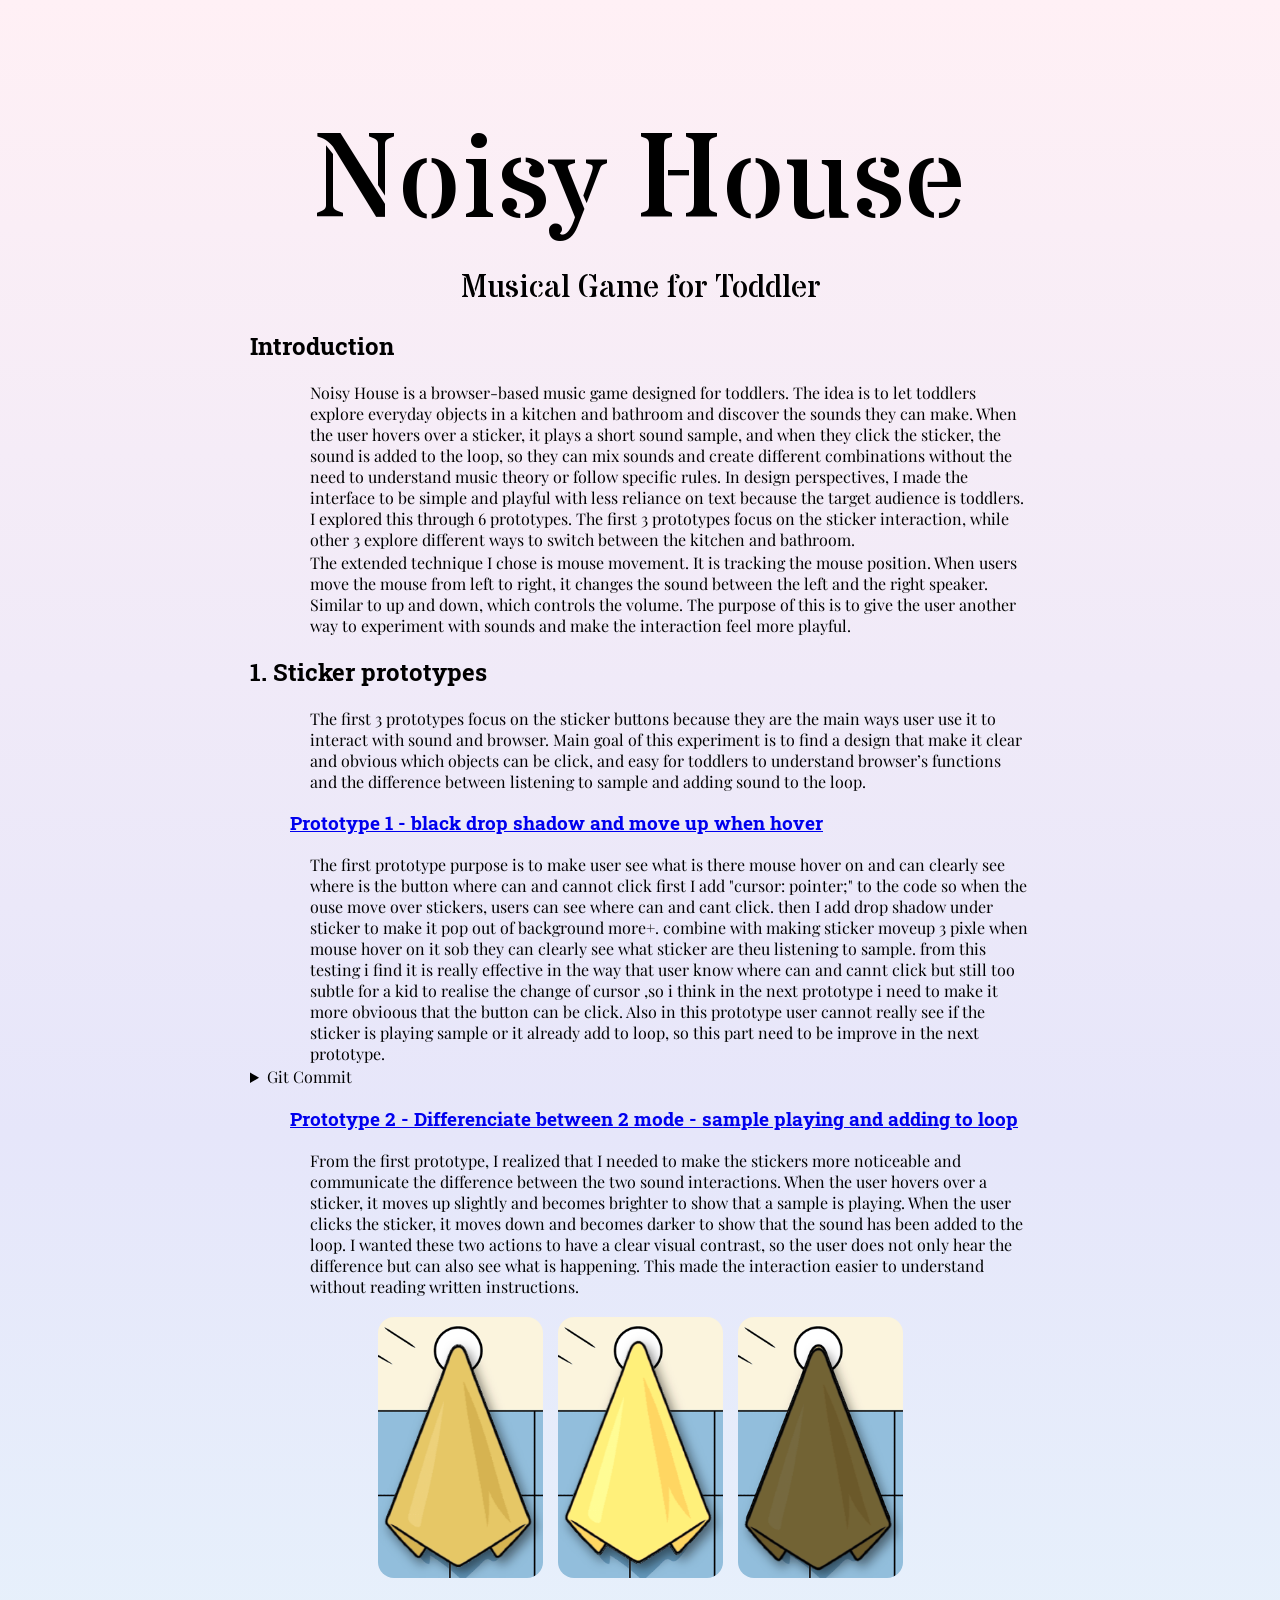
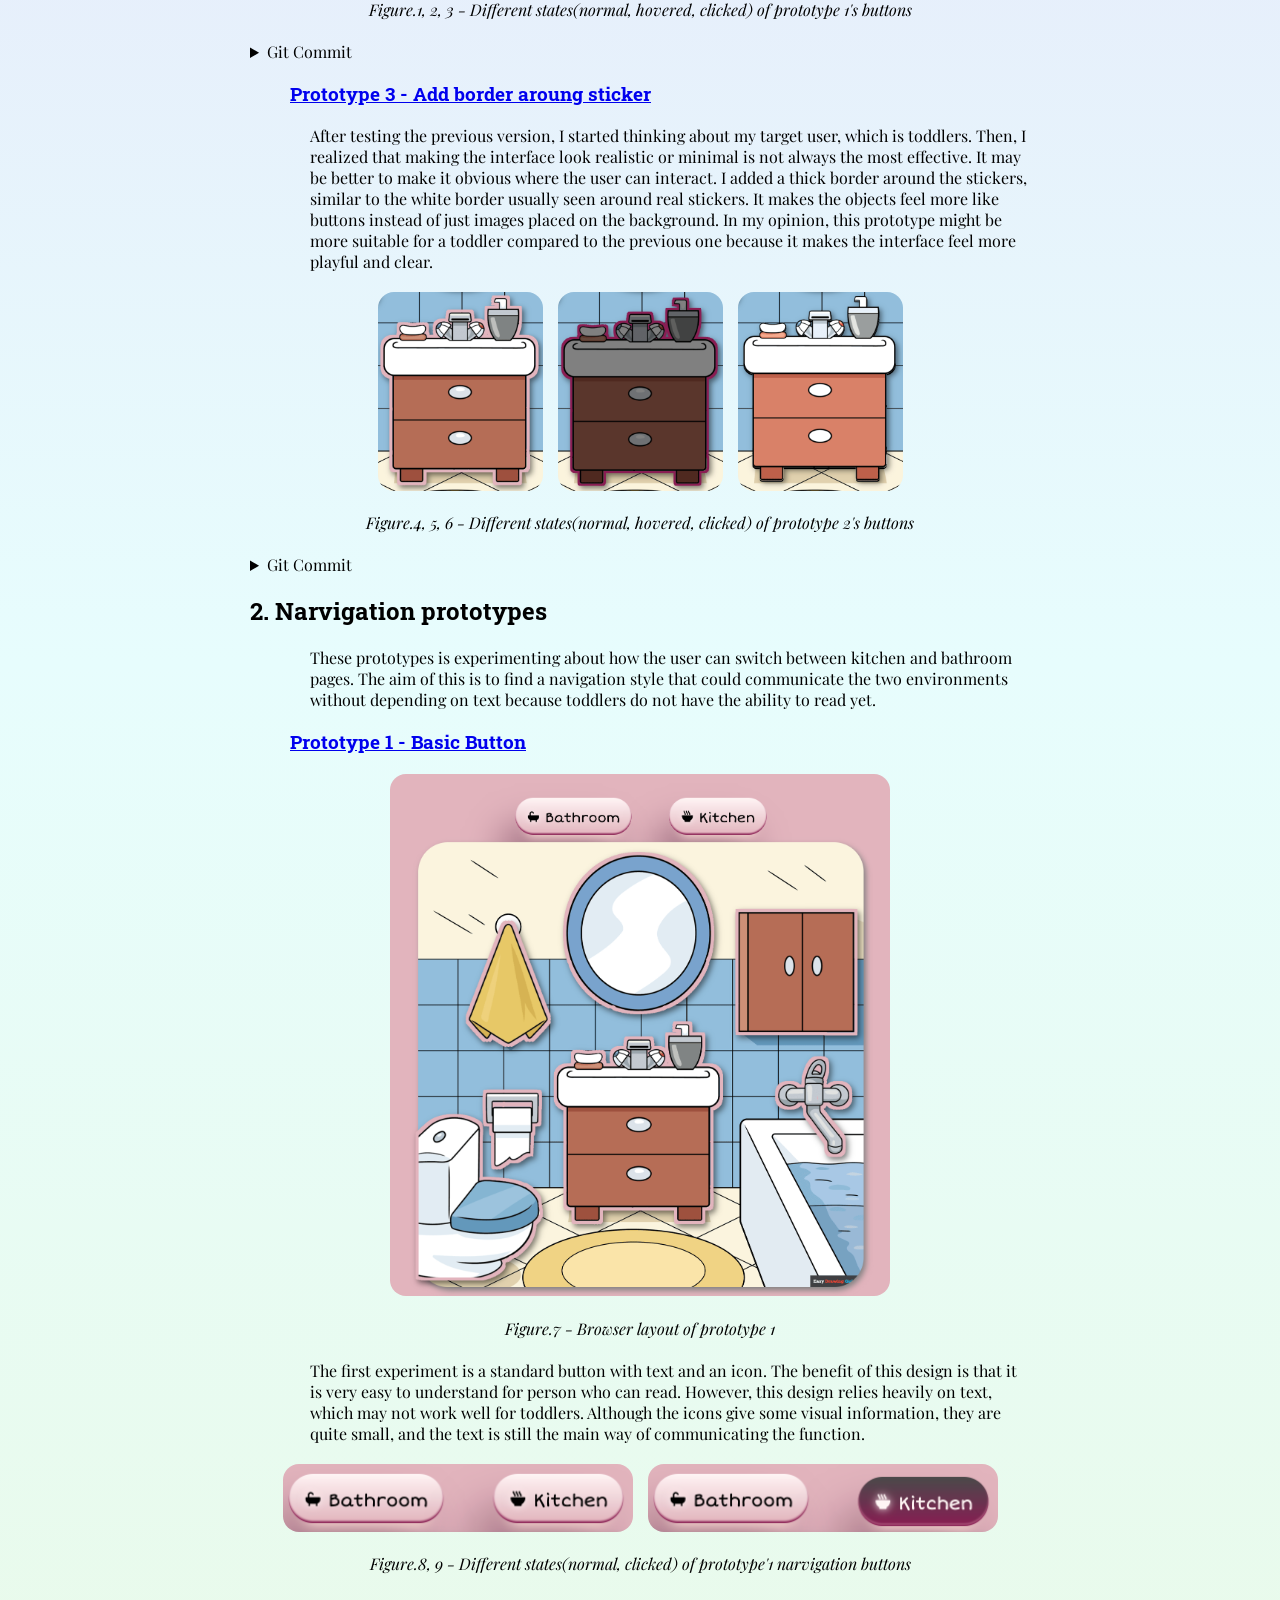
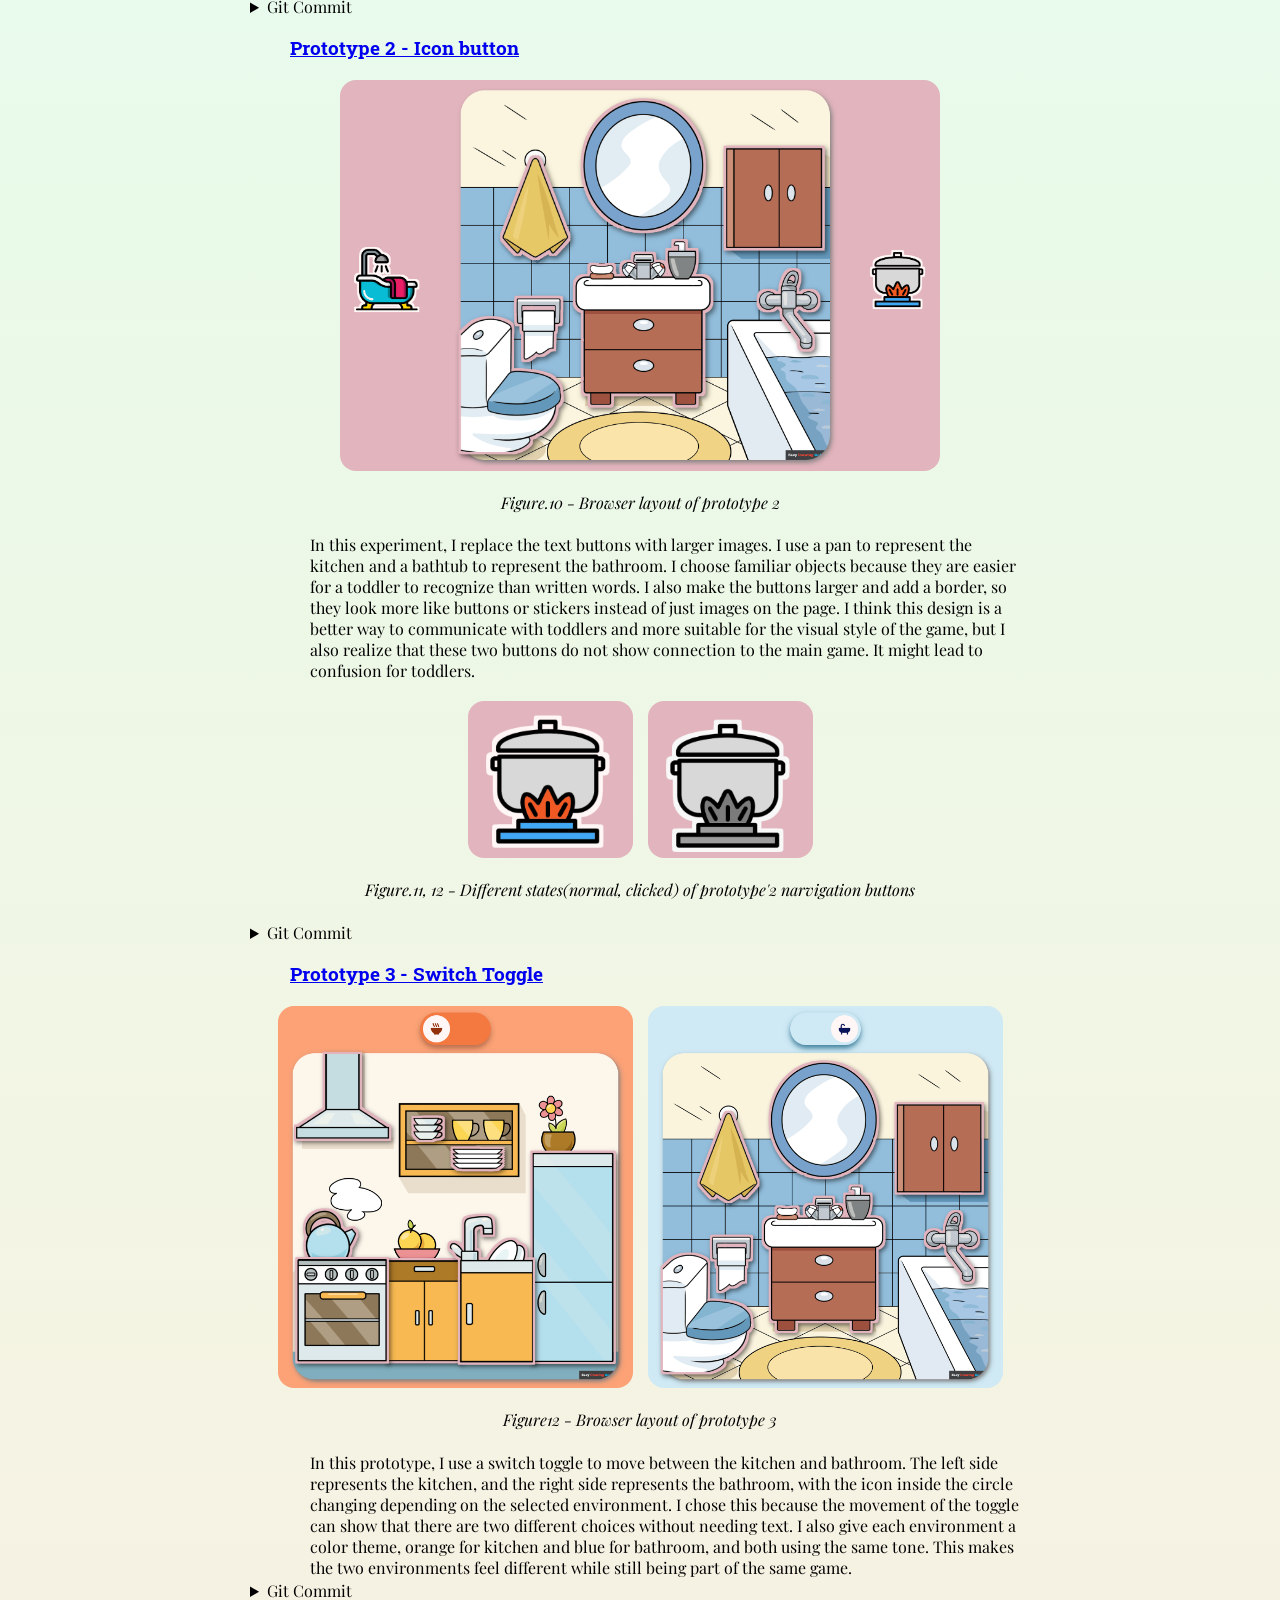
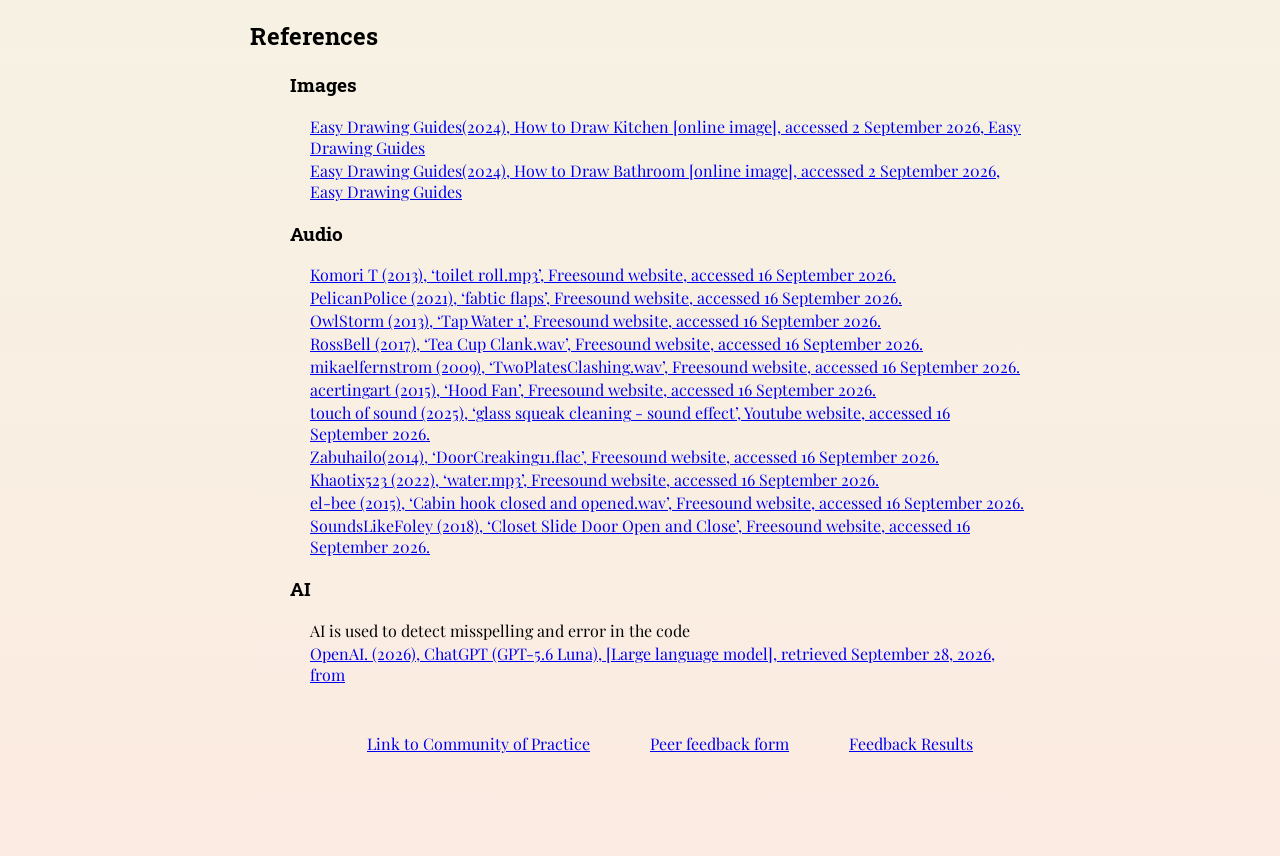
<file: Assignment2/Assignment2.html>
<!DOCTYPE html>
<html lang="en">
<head>
    <meta charset="UTF-8">
    <meta name="viewport" content="width=device-width, initial-scale=1.0">
    <title>A2 Document</title>
    <link rel="preconnect" href="https://fonts.gstatic.com" crossorigin>
    <link href="https://fonts.googleapis.com/css2?family=Edu+VIC+WA+NT+Hand:wght@400..700&family=Indie+Flower&family=Merriweather:ital,opsz,wght@0,18..144,300..900;1,18..144,300..900&family=Oldenburg&family=Playfair+Display:wght@400..900&family=Roboto+Condensed:ital@0;1&family=Roboto+Slab:wght@600&family=Rye&family=Short+Stack&family=Stardos+Stencil:wght@400;700&display=swap" rel="stylesheet">
    
    <link rel="stylesheet" href="A2-style.css">
</head>

<body>
    <!--Title-->
    <h1 class="websiteName">Noisy House</h1>
    <h1 >Musical Game for Toddler</h1>

    <!--Intro-->
    <h2>Introduction</h2>
        <p>     Noisy House is a browser-based music game designed for toddlers. 
        The idea is to let toddlers explore everyday objects in a kitchen and bathroom and discover
         the sounds they can make. When the user hovers over a sticker, it plays a short sound sample, 
         and when they click the sticker, the sound is added to the loop, so they can mix sounds 
         and create different combinations without the need to understand music theory or follow 
         specific rules. In design perspectives, I made the interface to be simple and playful
          with less reliance on text because the target audience is toddlers. I explored this through 6 
          prototypes. The first 3 prototypes focus on the sticker interaction, while other 3 explore different 
          ways to switch between the kitchen and bathroom. </p>
    <p>
        The extended technique I chose is mouse movement. It is tracking the mouse position.
         When users move the mouse from left to right, it changes the sound between the left 
         and the right speaker. Similar to up and down, which controls the volume. The purpose 
         of this is to give the user another way to experiment with sounds and make the interaction
          feel more playful. 
    </p>
        
<!--Sub-Title 1-->
    <h2>1. Sticker prototypes</h2>
    <p>The first 3 prototypes focus on the sticker buttons because they are the main ways user use it
         to interact with sound and browser. Main goal of this experiment is to find a design that make it 
         clear and obvious which objects can be click, and easy for toddlers to understand browser’s 
         functions and the difference between listening to sample and adding sound to the loop. </p>

    <!--Prototype 1-->
        <a href="https://interfacedesign-a2-prototype-1.github.io/specialisationWorkIndex/Assignment2/">
            <h3>Prototype 1 - black drop shadow and move up when hover</h3></a>

            <p>The first prototype purpose is to make user see what is there mouse hover on and can clearly see where is the button where can and cannot click
                first I add "cursor: pointer;" to the code so when the ouse move over stickers, users can see where can and cant click. then I add drop shadow 
                under sticker to make it pop out of background more+. combine with making sticker moveup 3 pixle when mouse hover on it sob they can clearly see what sticker 
                are theu listening to sample. from this testing i find it is really effective in the way that user know where can and cannt click but still too subtle for a kid to realise the change of cursor
                ,so i think in the next prototype i need to make it more obvioous that the button can be click. Also in this 
                prototype user cannot really see if the sticker is playing sample or it already add to loop, so this part need to be improve in the next prototype.
            </p>

            <details>
                <summary>Git Commit</summary>
                <table>

    <thead><tr>

        <th>Author</th>
        <th>Date</th>
        <th>Subject</th>
        <th>Body</th>

    </tr></thead>

    <tbody>

      <tr>

        <td>hase</td>
        <td>Fri Jun 5 09:14:59 2026 +1000</td>
        <td>init</td>
        <td>set up and linked basic files</td>

      </tr>

      <tr>

        <td>hase</td>
        <td>Fri Jun 5 11:10:13 2026 +1000</td>
        <td>responsiveness</td>
        <td>added in grid template for the four areas to shift based on screen width</td>

      </tr>

      <tr>

        <td>hase</td>
        <td>Fri Jun 5 12:03:25 2026 +1000</td>
        <td>more responsiveq</td>
        <td>fixed grid issues of overflow. added a max width to text</td>

      </tr>

      <tr>

        <td>hase</td>
        <td>Fri Jun 5 13:00:32 2026 +1000</td>
        <td>moved to flex in flex</td>
        <td>grid wasn't quite cutting it so i moved to a nested flex situation for the main section. now hopefully should all work as intended</td>

      </tr>

      <tr>

        <td>Patrick McMahon</td>
        <td>Thu Jul 16 10:45:35 2026 +1000</td>
        <td>change favicon and remove unnecessary sections</td>
        <td></td>

      </tr>

      <tr>

        <td>Patrick McMahon</td>
        <td>Thu Jul 16 11:20:02 2026 +1000</td>
        <td>fixed assignment links</td>
        <td>removed id refs so we can add pages</td>

      </tr>

      <tr>

        <td>Ice</td>
        <td>Thu Jul 23 12:12:07 2026 +1000</td>
        <td>first change</td>
        <td>We change out the detail to our own and change icon to our own as well</td>

      </tr>

      <tr>

        <td>Ice</td>
        <td>Thu Jul 30 10:48:31 2026 +1000</td>
        <td>init Assignment</td>
        <td>create assignment 1 file and link</td>

      </tr>

      <tr>

        <td>Ice</td>
        <td>Thu Jul 30 10:52:57 2026 +1000</td>
        <td>Add heading and link</td>
        <td>I add heading and create sections</td>

      </tr>

      <tr>

        <td>Ice</td>
        <td>Thu Jul 30 10:56:22 2026 +1000</td>
        <td>crete section and fix mistake</td>
        <td></td>

      </tr>

      <tr>

        <td>Ice</td>
        <td>Thu Jul 30 11:01:53 2026 +1000</td>
        <td>fix issue</td>
        <td></td>

      </tr>

      <tr>

        <td>Ice</td>
        <td>Thu Jul 30 11:04:11 2026 +1000</td>
        <td>fix</td>
        <td></td>

      </tr>

      <tr>

        <td>Ice</td>
        <td>Thu Jul 30 11:08:00 2026 +1000</td>
        <td>Change page name</td>
        <td>fix the name from "assignment2" to "system Design Document"</td>

      </tr>

      <tr>

        <td>Ice</td>
        <td>Thu Jul 30 11:11:00 2026 +1000</td>
        <td>Name changing</td>
        <td></td>

      </tr>

      <tr>

        <td>Ice</td>
        <td>Thu Aug 6 11:21:37 2026 +1000</td>
        <td>comment</td>
        <td>add link to live page</td>

      </tr>

      <tr>

        <td>Ice</td>
        <td>Thu Aug 6 11:46:13 2026 +1000</td>
        <td>Adding Structure and style</td>
        <td>planning layout for the document and adding style</td>

      </tr>

      <tr>

        <td>Ice</td>
        <td>Fri Aug 7 17:30:27 2026 +1000</td>
        <td>Adding link</td>
        <td>Add link to miroboard</td>

      </tr>

      <tr>

        <td>2. fill up the dummy text with my writing.</td>
        <td>undefined</td>
        <td>undefined</td>
        <td>undefined</td>

      </tr>

      <tr>

        <td>Ice</td>
        <td>Wed Aug 12 16:01:23 2026 +1000</td>
        <td>Replace random text to with written analysis</td>
        <td>1. change the name of assignment 1 and 2 in home page</td>

      </tr>

      <tr>

        <td>Ice</td>
        <td>Wed Aug 12 17:21:43 2026 +1000</td>
        <td>Add table to Project framing part</td>
        <td>create table and add more information in part 1</td>

      </tr>

      <tr>

        <td>Ice</td>
        <td>Wed Aug 12 17:26:36 2026 +1000</td>
        <td>Add website name</td>
        <td>Add website name and delete repeat heading</td>

      </tr>

      <tr>

        <td>Ice</td>
        <td>Thu Aug 13 03:00:59 2026 +1000</td>
        <td>chane table color and replace dummy text</td>
        <td>changing table style and replace dummy text with real writing</td>

      </tr>

      <tr>

        <td>Ice</td>
        <td>Thu Aug 13 04:15:41 2026 +1000</td>
        <td>adding picture</td>
        <td>Add picture to the page</td>

      </tr>

      <tr>

        <td>Ice</td>
        <td>Thu Aug 13 04:48:58 2026 +1000</td>
        <td>Change front</td>
        <td></td>

      </tr>

      <tr>

        <td>Ice</td>
        <td>Thu Aug 13 13:08:53 2026 +1000</td>
        <td>styling - organize size and front</td>
        <td></td>

      </tr>

      <tr>

        <td>Ice</td>
        <td>Thu Aug 13 14:05:45 2026 +1000</td>
        <td>front and color adjustment</td>
        <td></td>

      </tr>

      <tr>

        <td>Ice</td>
        <td>Thu Aug 13 14:30:08 2026 +1000</td>
        <td>structure text and picture</td>
        <td>adjust text and image to br in the middle</td>

      </tr>

      <tr>

        <td>Ice</td>
        <td>Fri Aug 14 14:31:56 2026 +1000</td>
        <td>Add reference and Figure description</td>
        <td></td>

      </tr>

      <tr>

        <td>Ice</td>
        <td>Fri Aug 14 15:36:41 2026 +1000</td>
        <td>word checking</td>
        <td></td>

      </tr>

      <tr>

        <td>Ice</td>
        <td>Mon Aug 17 20:46:25 2026 +1000</td>
        <td>center picture</td>
        <td></td>

      </tr>

      <tr>

        <td>Ice</td>
        <td>Wed Sep 16 22:05:32 2026 +1000</td>
        <td>readjust file</td>
        <td></td>

      </tr>

      <tr>

        <td>Ice</td>
        <td>Wed Sep 16 22:08:39 2026 +1000</td>
        <td>Add files</td>
        <td> audio and assets</td>

      </tr>

      <tr>

        <td>Ice</td>
        <td>Thu Sep 17 02:44:17 2026 +1000</td>
        <td>create button to switch between 2 environment</td>
        <td>bathroom and kitchen</td>

      </tr>

      <tr>

        <td>Ice</td>
        <td>Thu Sep 17 03:22:52 2026 +1000</td>
        <td>Add buttons</td>
        <td></td>

      </tr>

      <tr>

        <td>Ice</td>
        <td>Thu Sep 17 04:44:26 2026 +1000</td>
        <td> positioned stickers and add audio</td>
        <td>position each sticker in place on top of background and add audio</td>

      </tr>

      <tr>

        <td>click = add/remove to remix</td>
        <td>undefined</td>
        <td>undefined</td>
        <td>undefined</td>

      </tr>

      <tr>

        <td>mouse leave = stop play sample</td>
        <td>undefined</td>
        <td>undefined</td>
        <td>undefined</td>

      </tr>

      <tr>

        <td>Ice</td>
        <td>Thu Sep 17 06:43:41 2026 +1000</td>
        <td>Add sticker behevior</td>
        <td>mouse enter = play sample</td>

      </tr>

      <tr>

        <td>Ice</td>
        <td>Mon Sep 28 21:43:17 2026 +1000</td>
        <td>arrange files</td>
        <td></td>

      </tr>

      <tr>

        <td>Ice</td>
        <td>Tue Sep 29 04:11:38 2026 +1000</td>
        <td>Reorganize file and add extended technique</td>
        <td></td>

      </tr>

      <tr>

        <td>Ice</td>
        <td>Tue Sep 29 04:15:19 2026 +1000</td>
        <td>connect A2 to home page</td>
        <td></td>

      </tr>

      <tr>

        <td>Ice</td>
        <td>Tue Sep 29 04:48:55 2026 +1000</td>
        <td>save</td>
        <td></td>

      </tr>

      <tr>

        <td>Ice</td>
        <td>Tue Sep 29 06:08:06 2026 +1000</td>
        <td>update</td>
        <td>update</td>

      </tr>

      <tr>

        <td>Ice</td>
        <td>Tue Sep 29 07:41:25 2026 +1000</td>
        <td>Edit Sticker appearance for prototype2</td>
        <td></td>

      </tr>

      <tr>

        <td>Ice</td>
        <td>Tue Sep 29 09:02:30 2026 +1000</td>
        <td>update prototype 1</td>
        <td></td>

      </tr>

    </tbody>

</table>
            </details>

    <!--Prototype 2-->
        <a href="https://interfacedesign-a2-prototype-2.github.io/specialisationWorkIndex/Assignment2/">
            <h3>Prototype 2 - Differenciate between 2 mode - sample playing and adding to loop</h3></a>
            <p>From the first prototype, I realized that I needed to make the stickers more
                 noticeable and communicate the difference between the two sound interactions. 
                 When the user hovers over a sticker, it moves up slightly and becomes brighter to 
                 show that a sample is playing. When the user clicks the sticker, it moves down and 
                 becomes darker to show that the sound has been added to the loop. I wanted these two 
                 actions to have a clear visual contrast, so the user does not only hear the difference but 
                 can also see what is happening. This made the interaction easier to understand without reading 
                 written instructions. </p>

            <div class="p2">
                <img src="assets/A2-image/p2/normal.png" alt="">
                <img src="assets/A2-image/p2/hover.png" alt="">
                <img src="assets/A2-image/p2/click.png" alt="">
            </div>
            <h4>Figure.1, 2, 3 - Different states(normal, hovered, clicked) of prototype 1's buttons</h4>

            <details>
                <summary>Git Commit</summary>
                <table>

    <thead><tr>

        <th>Author</th>
        <th>Date</th>
        <th>Subject</th>
        <th>Body</th>

    </tr></thead>

    <tbody>

      <tr>

        <td>hase</td>
        <td>Fri Jun 5 09:14:59 2026 +1000</td>
        <td>init</td>
        <td>set up and linked basic files</td>

      </tr>

      <tr>

        <td>hase</td>
        <td>Fri Jun 5 11:10:13 2026 +1000</td>
        <td>responsiveness</td>
        <td>added in grid template for the four areas to shift based on screen width</td>

      </tr>

      <tr>

        <td>hase</td>
        <td>Fri Jun 5 12:03:25 2026 +1000</td>
        <td>more responsiveq</td>
        <td>fixed grid issues of overflow. added a max width to text</td>

      </tr>

      <tr>

        <td>hase</td>
        <td>Fri Jun 5 13:00:32 2026 +1000</td>
        <td>moved to flex in flex</td>
        <td>grid wasn't quite cutting it so i moved to a nested flex situation for the main section. now hopefully should all work as intended</td>

      </tr>

      <tr>

        <td>Patrick McMahon</td>
        <td>Thu Jul 16 10:45:35 2026 +1000</td>
        <td>change favicon and remove unnecessary sections</td>
        <td></td>

      </tr>

      <tr>

        <td>Patrick McMahon</td>
        <td>Thu Jul 16 11:20:02 2026 +1000</td>
        <td>fixed assignment links</td>
        <td>removed id refs so we can add pages</td>

      </tr>

      <tr>

        <td>Ice</td>
        <td>Thu Jul 23 12:12:07 2026 +1000</td>
        <td>first change</td>
        <td>We change out the detail to our own and change icon to our own as well</td>

      </tr>

      <tr>

        <td>Ice</td>
        <td>Thu Jul 30 10:48:31 2026 +1000</td>
        <td>init Assignment</td>
        <td>create assignment 1 file and link</td>

      </tr>

      <tr>

        <td>Ice</td>
        <td>Thu Jul 30 10:52:57 2026 +1000</td>
        <td>Add heading and link</td>
        <td>I add heading and create sections</td>

      </tr>

      <tr>

        <td>Ice</td>
        <td>Thu Jul 30 10:56:22 2026 +1000</td>
        <td>crete section and fix mistake</td>
        <td></td>

      </tr>

      <tr>

        <td>Ice</td>
        <td>Thu Jul 30 11:01:53 2026 +1000</td>
        <td>fix issue</td>
        <td></td>

      </tr>

      <tr>

        <td>Ice</td>
        <td>Thu Jul 30 11:04:11 2026 +1000</td>
        <td>fix</td>
        <td></td>

      </tr>

      <tr>

        <td>Ice</td>
        <td>Thu Jul 30 11:08:00 2026 +1000</td>
        <td>Change page name</td>
        <td>fix the name from "assignment2" to "system Design Document"</td>

      </tr>

      <tr>

        <td>Ice</td>
        <td>Thu Jul 30 11:11:00 2026 +1000</td>
        <td>Name changing</td>
        <td></td>

      </tr>

      <tr>

        <td>Ice</td>
        <td>Thu Aug 6 11:21:37 2026 +1000</td>
        <td>comment</td>
        <td>add link to live page</td>

      </tr>

      <tr>

        <td>Ice</td>
        <td>Thu Aug 6 11:46:13 2026 +1000</td>
        <td>Adding Structure and style</td>
        <td>planning layout for the document and adding style</td>

      </tr>

      <tr>

        <td>Ice</td>
        <td>Fri Aug 7 17:30:27 2026 +1000</td>
        <td>Adding link</td>
        <td>Add link to miroboard</td>

      </tr>

      <tr>

        <td>2. fill up the dummy text with my writing.</td>
        <td>undefined</td>
        <td>undefined</td>
        <td>undefined</td>

      </tr>

      <tr>

        <td>Ice</td>
        <td>Wed Aug 12 16:01:23 2026 +1000</td>
        <td>Replace random text to with written analysis</td>
        <td>1. change the name of assignment 1 and 2 in home page</td>

      </tr>

      <tr>

        <td>Ice</td>
        <td>Wed Aug 12 17:21:43 2026 +1000</td>
        <td>Add table to Project framing part</td>
        <td>create table and add more information in part 1</td>

      </tr>

      <tr>

        <td>Ice</td>
        <td>Wed Aug 12 17:26:36 2026 +1000</td>
        <td>Add website name</td>
        <td>Add website name and delete repeat heading</td>

      </tr>

      <tr>

        <td>Ice</td>
        <td>Thu Aug 13 03:00:59 2026 +1000</td>
        <td>chane table color and replace dummy text</td>
        <td>changing table style and replace dummy text with real writing</td>

      </tr>

      <tr>

        <td>Ice</td>
        <td>Thu Aug 13 04:15:41 2026 +1000</td>
        <td>adding picture</td>
        <td>Add picture to the page</td>

      </tr>

      <tr>

        <td>Ice</td>
        <td>Thu Aug 13 04:48:58 2026 +1000</td>
        <td>Change front</td>
        <td></td>

      </tr>

      <tr>

        <td>Ice</td>
        <td>Thu Aug 13 13:08:53 2026 +1000</td>
        <td>styling - organize size and front</td>
        <td></td>

      </tr>

      <tr>

        <td>Ice</td>
        <td>Thu Aug 13 14:05:45 2026 +1000</td>
        <td>front and color adjustment</td>
        <td></td>

      </tr>

      <tr>

        <td>Ice</td>
        <td>Thu Aug 13 14:30:08 2026 +1000</td>
        <td>structure text and picture</td>
        <td>adjust text and image to br in the middle</td>

      </tr>

      <tr>

        <td>Ice</td>
        <td>Fri Aug 14 14:31:56 2026 +1000</td>
        <td>Add reference and Figure description</td>
        <td></td>

      </tr>

      <tr>

        <td>Ice</td>
        <td>Fri Aug 14 15:36:41 2026 +1000</td>
        <td>word checking</td>
        <td></td>

      </tr>

      <tr>

        <td>Ice</td>
        <td>Mon Aug 17 20:46:25 2026 +1000</td>
        <td>center picture</td>
        <td></td>

      </tr>

      <tr>

        <td>Ice</td>
        <td>Wed Sep 16 22:05:32 2026 +1000</td>
        <td>readjust file</td>
        <td></td>

      </tr>

      <tr>

        <td>Ice</td>
        <td>Wed Sep 16 22:08:39 2026 +1000</td>
        <td>Add files</td>
        <td> audio and assets</td>

      </tr>

      <tr>

        <td>Ice</td>
        <td>Thu Sep 17 02:44:17 2026 +1000</td>
        <td>create button to switch between 2 environment</td>
        <td>bathroom and kitchen</td>

      </tr>

      <tr>

        <td>Ice</td>
        <td>Thu Sep 17 03:22:52 2026 +1000</td>
        <td>Add buttons</td>
        <td></td>

      </tr>

      <tr>

        <td>Ice</td>
        <td>Thu Sep 17 04:44:26 2026 +1000</td>
        <td> positioned stickers and add audio</td>
        <td>position each sticker in place on top of background and add audio</td>

      </tr>

      <tr>

        <td>click = add/remove to remix</td>
        <td>undefined</td>
        <td>undefined</td>
        <td>undefined</td>

      </tr>

      <tr>

        <td>mouse leave = stop play sample</td>
        <td>undefined</td>
        <td>undefined</td>
        <td>undefined</td>

      </tr>

      <tr>

        <td>Ice</td>
        <td>Thu Sep 17 06:43:41 2026 +1000</td>
        <td>Add sticker behevior</td>
        <td>mouse enter = play sample</td>

      </tr>

      <tr>

        <td>Ice</td>
        <td>Mon Sep 28 21:43:17 2026 +1000</td>
        <td>arrange files</td>
        <td></td>

      </tr>

      <tr>

        <td>Ice</td>
        <td>Tue Sep 29 04:11:38 2026 +1000</td>
        <td>Reorganize file and add extended technique</td>
        <td></td>

      </tr>

      <tr>

        <td>Ice</td>
        <td>Tue Sep 29 04:15:19 2026 +1000</td>
        <td>connect A2 to home page</td>
        <td></td>

      </tr>

      <tr>

        <td>Ice</td>
        <td>Tue Sep 29 04:48:55 2026 +1000</td>
        <td>save</td>
        <td></td>

      </tr>

      <tr>

        <td>Ice</td>
        <td>Tue Sep 29 06:08:06 2026 +1000</td>
        <td>update</td>
        <td>update</td>

      </tr>

      <tr>

        <td>Ice</td>
        <td>Tue Sep 29 07:41:25 2026 +1000</td>
        <td>Edit Sticker appearance for prototype2</td>
        <td></td>

      </tr>

    </tbody>

</table>
            </details>

            

    <!--Prototype 3-->        
        <a href="https://interfacedesign-a2-prototype-3.github.io/specialisationWorkIndex/Assignment2/">
            <h3>Prototype 3 - Add border aroung sticker</h3></a>
            <p>After testing the previous version, I started thinking about my target user, which is toddlers. 
                Then, I realized that making the interface look realistic or minimal is not always the most effective.
                 It may be better to make it obvious where the user can interact. I added a thick border around the 
                 stickers, similar to the white border usually seen around real stickers. It makes the objects feel more
                  like buttons instead of just images placed on the background.  In my opinion, this prototype might be 
                  more suitable for a toddler compared to the previous one because it makes the interface feel more playful and 
                  clear. 
            </p>
            <div class="p3">
                <img src="assets/A2-image/p3/Screenshot 2026-09-30 at 6.25.38 pm.png" alt="">
                <img src="assets/A2-image/p3/click.png" alt="">
                <img src="assets/A2-image/p3/hover.png" alt="">
            </div>
            <h4>Figure.4, 5, 6 - Different states(normal, hovered, clicked) of prototype 2's buttons</h4>

            <details>
                <summary>Git Commit</summary>
                <table>

    <thead><tr>

        <th>Author</th>
        <th>Date</th>
        <th>Subject</th>
        <th>Body</th>

    </tr></thead>

    <tbody>

      <tr>

        <td>hase</td>
        <td>Fri Jun 5 09:14:59 2026 +1000</td>
        <td>init</td>
        <td>set up and linked basic files</td>

      </tr>

      <tr>

        <td>hase</td>
        <td>Fri Jun 5 11:10:13 2026 +1000</td>
        <td>responsiveness</td>
        <td>added in grid template for the four areas to shift based on screen width</td>

      </tr>

      <tr>

        <td>hase</td>
        <td>Fri Jun 5 12:03:25 2026 +1000</td>
        <td>more responsiveq</td>
        <td>fixed grid issues of overflow. added a max width to text</td>

      </tr>

      <tr>

        <td>hase</td>
        <td>Fri Jun 5 13:00:32 2026 +1000</td>
        <td>moved to flex in flex</td>
        <td>grid wasn't quite cutting it so i moved to a nested flex situation for the main section. now hopefully should all work as intended</td>

      </tr>

      <tr>

        <td>Patrick McMahon</td>
        <td>Thu Jul 16 10:45:35 2026 +1000</td>
        <td>change favicon and remove unnecessary sections</td>
        <td></td>

      </tr>

      <tr>

        <td>Patrick McMahon</td>
        <td>Thu Jul 16 11:20:02 2026 +1000</td>
        <td>fixed assignment links</td>
        <td>removed id refs so we can add pages</td>

      </tr>

      <tr>

        <td>Ice</td>
        <td>Thu Jul 23 12:12:07 2026 +1000</td>
        <td>first change</td>
        <td>We change out the detail to our own and change icon to our own as well</td>

      </tr>

      <tr>

        <td>Ice</td>
        <td>Thu Jul 30 10:48:31 2026 +1000</td>
        <td>init Assignment</td>
        <td>create assignment 1 file and link</td>

      </tr>

      <tr>

        <td>Ice</td>
        <td>Thu Jul 30 10:52:57 2026 +1000</td>
        <td>Add heading and link</td>
        <td>I add heading and create sections</td>

      </tr>

      <tr>

        <td>Ice</td>
        <td>Thu Jul 30 10:56:22 2026 +1000</td>
        <td>crete section and fix mistake</td>
        <td></td>

      </tr>

      <tr>

        <td>Ice</td>
        <td>Thu Jul 30 11:01:53 2026 +1000</td>
        <td>fix issue</td>
        <td></td>

      </tr>

      <tr>

        <td>Ice</td>
        <td>Thu Jul 30 11:04:11 2026 +1000</td>
        <td>fix</td>
        <td></td>

      </tr>

      <tr>

        <td>Ice</td>
        <td>Thu Jul 30 11:08:00 2026 +1000</td>
        <td>Change page name</td>
        <td>fix the name from "assignment2" to "system Design Document"</td>

      </tr>

      <tr>

        <td>Ice</td>
        <td>Thu Jul 30 11:11:00 2026 +1000</td>
        <td>Name changing</td>
        <td></td>

      </tr>

      <tr>

        <td>Ice</td>
        <td>Thu Aug 6 11:21:37 2026 +1000</td>
        <td>comment</td>
        <td>add link to live page</td>

      </tr>

      <tr>

        <td>Ice</td>
        <td>Thu Aug 6 11:46:13 2026 +1000</td>
        <td>Adding Structure and style</td>
        <td>planning layout for the document and adding style</td>

      </tr>

      <tr>

        <td>Ice</td>
        <td>Fri Aug 7 17:30:27 2026 +1000</td>
        <td>Adding link</td>
        <td>Add link to miroboard</td>

      </tr>

      <tr>

        <td>2. fill up the dummy text with my writing.</td>
        <td>undefined</td>
        <td>undefined</td>
        <td>undefined</td>

      </tr>

      <tr>

        <td>Ice</td>
        <td>Wed Aug 12 16:01:23 2026 +1000</td>
        <td>Replace random text to with written analysis</td>
        <td>1. change the name of assignment 1 and 2 in home page</td>

      </tr>

      <tr>

        <td>Ice</td>
        <td>Wed Aug 12 17:21:43 2026 +1000</td>
        <td>Add table to Project framing part</td>
        <td>create table and add more information in part 1</td>

      </tr>

      <tr>

        <td>Ice</td>
        <td>Wed Aug 12 17:26:36 2026 +1000</td>
        <td>Add website name</td>
        <td>Add website name and delete repeat heading</td>

      </tr>

      <tr>

        <td>Ice</td>
        <td>Thu Aug 13 03:00:59 2026 +1000</td>
        <td>chane table color and replace dummy text</td>
        <td>changing table style and replace dummy text with real writing</td>

      </tr>

      <tr>

        <td>Ice</td>
        <td>Thu Aug 13 04:15:41 2026 +1000</td>
        <td>adding picture</td>
        <td>Add picture to the page</td>

      </tr>

      <tr>

        <td>Ice</td>
        <td>Thu Aug 13 04:48:58 2026 +1000</td>
        <td>Change front</td>
        <td></td>

      </tr>

      <tr>

        <td>Ice</td>
        <td>Thu Aug 13 13:08:53 2026 +1000</td>
        <td>styling - organize size and front</td>
        <td></td>

      </tr>

      <tr>

        <td>Ice</td>
        <td>Thu Aug 13 14:05:45 2026 +1000</td>
        <td>front and color adjustment</td>
        <td></td>

      </tr>

      <tr>

        <td>Ice</td>
        <td>Thu Aug 13 14:30:08 2026 +1000</td>
        <td>structure text and picture</td>
        <td>adjust text and image to br in the middle</td>

      </tr>

      <tr>

        <td>Ice</td>
        <td>Fri Aug 14 14:31:56 2026 +1000</td>
        <td>Add reference and Figure description</td>
        <td></td>

      </tr>

      <tr>

        <td>Ice</td>
        <td>Fri Aug 14 15:36:41 2026 +1000</td>
        <td>word checking</td>
        <td></td>

      </tr>

      <tr>

        <td>Ice</td>
        <td>Mon Aug 17 20:46:25 2026 +1000</td>
        <td>center picture</td>
        <td></td>

      </tr>

      <tr>

        <td>Ice</td>
        <td>Wed Sep 16 22:05:32 2026 +1000</td>
        <td>readjust file</td>
        <td></td>

      </tr>

      <tr>

        <td>Ice</td>
        <td>Wed Sep 16 22:08:39 2026 +1000</td>
        <td>Add files</td>
        <td> audio and assets</td>

      </tr>

      <tr>

        <td>Ice</td>
        <td>Thu Sep 17 02:44:17 2026 +1000</td>
        <td>create button to switch between 2 environment</td>
        <td>bathroom and kitchen</td>

      </tr>

      <tr>

        <td>Ice</td>
        <td>Thu Sep 17 03:22:52 2026 +1000</td>
        <td>Add buttons</td>
        <td></td>

      </tr>

      <tr>

        <td>Ice</td>
        <td>Thu Sep 17 04:44:26 2026 +1000</td>
        <td> positioned stickers and add audio</td>
        <td>position each sticker in place on top of background and add audio</td>

      </tr>

      <tr>

        <td>click = add/remove to remix</td>
        <td>undefined</td>
        <td>undefined</td>
        <td>undefined</td>

      </tr>

      <tr>

        <td>mouse leave = stop play sample</td>
        <td>undefined</td>
        <td>undefined</td>
        <td>undefined</td>

      </tr>

      <tr>

        <td>Ice</td>
        <td>Thu Sep 17 06:43:41 2026 +1000</td>
        <td>Add sticker behevior</td>
        <td>mouse enter = play sample</td>

      </tr>

      <tr>

        <td>Ice</td>
        <td>Mon Sep 28 21:43:17 2026 +1000</td>
        <td>arrange files</td>
        <td></td>

      </tr>

      <tr>

        <td>Ice</td>
        <td>Tue Sep 29 04:11:38 2026 +1000</td>
        <td>Reorganize file and add extended technique</td>
        <td></td>

      </tr>

      <tr>

        <td>Ice</td>
        <td>Tue Sep 29 04:15:19 2026 +1000</td>
        <td>connect A2 to home page</td>
        <td></td>

      </tr>

      <tr>

        <td>Ice</td>
        <td>Tue Sep 29 04:48:55 2026 +1000</td>
        <td>save</td>
        <td></td>

      </tr>

      <tr>

        <td>Ice</td>
        <td>Tue Sep 29 06:08:06 2026 +1000</td>
        <td>update</td>
        <td>update</td>

      </tr>

      <tr>

        <td>Ice</td>
        <td>Tue Sep 29 07:41:25 2026 +1000</td>
        <td>Edit Sticker appearance for prototype2</td>
        <td></td>

      </tr>

      <tr>

        <td>Ice</td>
        <td>Tue Sep 29 08:59:48 2026 +1000</td>
        <td>update document draft</td>
        <td></td>

      </tr>

      <tr>

        <td>Ice</td>
        <td>Tue Sep 29 09:01:13 2026 +1000</td>
        <td>update doc</td>
        <td></td>

      </tr>

      <tr>

        <td>Ice</td>
        <td>Tue Sep 29 09:37:19 2026 +1000</td>
        <td>Add border to prototype 3</td>
        <td></td>

      </tr>

    </tbody>

</table>
            </details>

            
            
<!--Sub-Title 2-->
    <h2>2. Narvigation prototypes</h2>
    <p>These prototypes is experimenting about how the user can switch between kitchen 
        and bathroom pages. The aim of this is to find a navigation style that could communicate 
        the two environments without depending on text because toddlers do not have the ability to  read yet. </p>

    <!--Prototype 4-->
        <a href="https://interfacedesign-a2-prototype4.github.io/specialisationWorkIndex/Assignment2/">
            <h3>Prototype 1 - Basic Button</h3></a>

            <img class="p4-down" src="assets/A2-image/p4/page.png" alt="">
            <h4>Figure.7 - Browser layout of prototype 1</h4>
            <p>The first experiment is a standard button with text and an icon. The benefit of 
                this design is that it is very easy to understand for person who can read. However, 
                this design relies heavily on text, which may not work  well for toddlers. Although 
                the icons give some visual information, they are quite small, and the text is still the 
                main way of communicating the function.  </p>

            <div class="p4-up">
                <img src="assets/A2-image/p4/normal.png" alt="">
                <img src="assets/A2-image/p4/click.png" alt="">
            </div>
            <h4>Figure.8, 9 - Different states(normal, clicked) of prototype'1 narvigation buttons</h4>

            <details>
                <summary>Git Commit</summary>
                <table>

    <thead><tr>

        <th>Author</th>
        <th>Date</th>
        <th>Subject</th>
        <th>Body</th>

    </tr></thead>

    <tbody>

      <tr>

        <td>hase</td>
        <td>Fri Jun 5 09:14:59 2026 +1000</td>
        <td>init</td>
        <td>set up and linked basic files</td>

      </tr>

      <tr>

        <td>hase</td>
        <td>Fri Jun 5 11:10:13 2026 +1000</td>
        <td>responsiveness</td>
        <td>added in grid template for the four areas to shift based on screen width</td>

      </tr>

      <tr>

        <td>hase</td>
        <td>Fri Jun 5 12:03:25 2026 +1000</td>
        <td>more responsiveq</td>
        <td>fixed grid issues of overflow. added a max width to text</td>

      </tr>

      <tr>

        <td>hase</td>
        <td>Fri Jun 5 13:00:32 2026 +1000</td>
        <td>moved to flex in flex</td>
        <td>grid wasn't quite cutting it so i moved to a nested flex situation for the main section. now hopefully should all work as intended</td>

      </tr>

      <tr>

        <td>Patrick McMahon</td>
        <td>Thu Jul 16 10:45:35 2026 +1000</td>
        <td>change favicon and remove unnecessary sections</td>
        <td></td>

      </tr>

      <tr>

        <td>Patrick McMahon</td>
        <td>Thu Jul 16 11:20:02 2026 +1000</td>
        <td>fixed assignment links</td>
        <td>removed id refs so we can add pages</td>

      </tr>

      <tr>

        <td>Ice</td>
        <td>Thu Jul 23 12:12:07 2026 +1000</td>
        <td>first change</td>
        <td>We change out the detail to our own and change icon to our own as well</td>

      </tr>

      <tr>

        <td>Ice</td>
        <td>Thu Jul 30 10:48:31 2026 +1000</td>
        <td>init Assignment</td>
        <td>create assignment 1 file and link</td>

      </tr>

      <tr>

        <td>Ice</td>
        <td>Thu Jul 30 10:52:57 2026 +1000</td>
        <td>Add heading and link</td>
        <td>I add heading and create sections</td>

      </tr>

      <tr>

        <td>Ice</td>
        <td>Thu Jul 30 10:56:22 2026 +1000</td>
        <td>crete section and fix mistake</td>
        <td></td>

      </tr>

      <tr>

        <td>Ice</td>
        <td>Thu Jul 30 11:01:53 2026 +1000</td>
        <td>fix issue</td>
        <td></td>

      </tr>

      <tr>

        <td>Ice</td>
        <td>Thu Jul 30 11:04:11 2026 +1000</td>
        <td>fix</td>
        <td></td>

      </tr>

      <tr>

        <td>Ice</td>
        <td>Thu Jul 30 11:08:00 2026 +1000</td>
        <td>Change page name</td>
        <td>fix the name from "assignment2" to "system Design Document"</td>

      </tr>

      <tr>

        <td>Ice</td>
        <td>Thu Jul 30 11:11:00 2026 +1000</td>
        <td>Name changing</td>
        <td></td>

      </tr>

      <tr>

        <td>Ice</td>
        <td>Thu Aug 6 11:21:37 2026 +1000</td>
        <td>comment</td>
        <td>add link to live page</td>

      </tr>

      <tr>

        <td>Ice</td>
        <td>Thu Aug 6 11:46:13 2026 +1000</td>
        <td>Adding Structure and style</td>
        <td>planning layout for the document and adding style</td>

      </tr>

      <tr>

        <td>Ice</td>
        <td>Fri Aug 7 17:30:27 2026 +1000</td>
        <td>Adding link</td>
        <td>Add link to miroboard</td>

      </tr>

      <tr>

        <td>2. fill up the dummy text with my writing.</td>
        <td>undefined</td>
        <td>undefined</td>
        <td>undefined</td>

      </tr>

      <tr>

        <td>Ice</td>
        <td>Wed Aug 12 16:01:23 2026 +1000</td>
        <td>Replace random text to with written analysis</td>
        <td>1. change the name of assignment 1 and 2 in home page</td>

      </tr>

      <tr>

        <td>Ice</td>
        <td>Wed Aug 12 17:21:43 2026 +1000</td>
        <td>Add table to Project framing part</td>
        <td>create table and add more information in part 1</td>

      </tr>

      <tr>

        <td>Ice</td>
        <td>Wed Aug 12 17:26:36 2026 +1000</td>
        <td>Add website name</td>
        <td>Add website name and delete repeat heading</td>

      </tr>

      <tr>

        <td>Ice</td>
        <td>Thu Aug 13 03:00:59 2026 +1000</td>
        <td>chane table color and replace dummy text</td>
        <td>changing table style and replace dummy text with real writing</td>

      </tr>

      <tr>

        <td>Ice</td>
        <td>Thu Aug 13 04:15:41 2026 +1000</td>
        <td>adding picture</td>
        <td>Add picture to the page</td>

      </tr>

      <tr>

        <td>Ice</td>
        <td>Thu Aug 13 04:48:58 2026 +1000</td>
        <td>Change front</td>
        <td></td>

      </tr>

      <tr>

        <td>Ice</td>
        <td>Thu Aug 13 13:08:53 2026 +1000</td>
        <td>styling - organize size and front</td>
        <td></td>

      </tr>

      <tr>

        <td>Ice</td>
        <td>Thu Aug 13 14:05:45 2026 +1000</td>
        <td>front and color adjustment</td>
        <td></td>

      </tr>

      <tr>

        <td>Ice</td>
        <td>Thu Aug 13 14:30:08 2026 +1000</td>
        <td>structure text and picture</td>
        <td>adjust text and image to br in the middle</td>

      </tr>

      <tr>

        <td>Ice</td>
        <td>Fri Aug 14 14:31:56 2026 +1000</td>
        <td>Add reference and Figure description</td>
        <td></td>

      </tr>

      <tr>

        <td>Ice</td>
        <td>Fri Aug 14 15:36:41 2026 +1000</td>
        <td>word checking</td>
        <td></td>

      </tr>

      <tr>

        <td>Ice</td>
        <td>Mon Aug 17 20:46:25 2026 +1000</td>
        <td>center picture</td>
        <td></td>

      </tr>

      <tr>

        <td>Ice</td>
        <td>Wed Sep 16 22:05:32 2026 +1000</td>
        <td>readjust file</td>
        <td></td>

      </tr>

      <tr>

        <td>Ice</td>
        <td>Wed Sep 16 22:08:39 2026 +1000</td>
        <td>Add files</td>
        <td> audio and assets</td>

      </tr>

      <tr>

        <td>Ice</td>
        <td>Thu Sep 17 02:44:17 2026 +1000</td>
        <td>create button to switch between 2 environment</td>
        <td>bathroom and kitchen</td>

      </tr>

      <tr>

        <td>Ice</td>
        <td>Thu Sep 17 03:22:52 2026 +1000</td>
        <td>Add buttons</td>
        <td></td>

      </tr>

      <tr>

        <td>Ice</td>
        <td>Thu Sep 17 04:44:26 2026 +1000</td>
        <td> positioned stickers and add audio</td>
        <td>position each sticker in place on top of background and add audio</td>

      </tr>

      <tr>

        <td>click = add/remove to remix</td>
        <td>undefined</td>
        <td>undefined</td>
        <td>undefined</td>

      </tr>

      <tr>

        <td>mouse leave = stop play sample</td>
        <td>undefined</td>
        <td>undefined</td>
        <td>undefined</td>

      </tr>

      <tr>

        <td>Ice</td>
        <td>Thu Sep 17 06:43:41 2026 +1000</td>
        <td>Add sticker behevior</td>
        <td>mouse enter = play sample</td>

      </tr>

      <tr>

        <td>Ice</td>
        <td>Mon Sep 28 21:43:17 2026 +1000</td>
        <td>arrange files</td>
        <td></td>

      </tr>

      <tr>

        <td>Ice</td>
        <td>Tue Sep 29 04:11:38 2026 +1000</td>
        <td>Reorganize file and add extended technique</td>
        <td></td>

      </tr>

      <tr>

        <td>Ice</td>
        <td>Tue Sep 29 04:15:19 2026 +1000</td>
        <td>connect A2 to home page</td>
        <td></td>

      </tr>

      <tr>

        <td>Ice</td>
        <td>Tue Sep 29 04:48:55 2026 +1000</td>
        <td>save</td>
        <td></td>

      </tr>

      <tr>

        <td>Ice</td>
        <td>Tue Sep 29 06:08:06 2026 +1000</td>
        <td>update</td>
        <td>update</td>

      </tr>

      <tr>

        <td>Ice</td>
        <td>Tue Sep 29 07:41:25 2026 +1000</td>
        <td>Edit Sticker appearance for prototype2</td>
        <td></td>

      </tr>

      <tr>

        <td>Ice</td>
        <td>Tue Sep 29 08:59:48 2026 +1000</td>
        <td>update document draft</td>
        <td></td>

      </tr>

      <tr>

        <td>Ice</td>
        <td>Tue Sep 29 09:01:13 2026 +1000</td>
        <td>update doc</td>
        <td></td>

      </tr>

      <tr>

        <td>Ice</td>
        <td>Tue Sep 29 09:37:19 2026 +1000</td>
        <td>Add border to prototype 3</td>
        <td></td>

      </tr>

      <tr>

        <td>Ice</td>
        <td>Tue Sep 29 09:45:32 2026 +1000</td>
        <td>Update Assignment2.html</td>
        <td>add link to prototype 3</td>

      </tr>

      <tr>

        <td>Ice</td>
        <td>Wed Sep 30 11:33:01 2026 +1000</td>
        <td>style and link to A2</td>
        <td></td>

      </tr>

      <tr>

        <td>Ice</td>
        <td>Wed Sep 30 13:14:51 2026 +1000</td>
        <td>prototype 4</td>
        <td></td>

      </tr>

    </tbody>

</table>
            </details>


    <!--Prototype 5-->
        <a href="https://interfacedesign-a2-prototype5.github.io/specialisationWorkIndex/Assignment2/">
            <h3>Prototype 2 - Icon button</h3></a>

            <img class="p5-down" src="assets/A2-image/p5/page.png" alt="">
            <h4>Figure.10 - Browser layout of prototype 2</h4>

             <p>In this experiment, I replace the text buttons with larger images. 
                I use a pan to represent the kitchen and a bathtub to represent the bathroom. 
                I choose familiar objects because they are easier for a toddler to recognize than written words.
                 I also make the buttons larger and add a border, so they look more like buttons or stickers instead 
                 of just images on the page. I think this design is a better way to communicate with toddlers and more
                  suitable for the visual style of the game, but I also realize that these two buttons do not show 
                  connection to the main game. It might lead to confusion for toddlers. </p>

            <div class="p5-up">
                <img src="assets/A2-image/p5/normal.png" alt="">
                <img src="assets/A2-image/p5/click.png" alt="">
            </div>
            <h4>Figure.11, 12 - Different states(normal, clicked) of prototype'2 narvigation buttons</h4>

            <details>
                <summary>Git Commit</summary>
                <table>

    <thead><tr>

        <th>Author</th>
        <th>Date</th>
        <th>Subject</th>
        <th>Body</th>

    </tr></thead>

    <tbody>

      <tr>

        <td>hase</td>
        <td>Fri Jun 5 09:14:59 2026 +1000</td>
        <td>init</td>
        <td>set up and linked basic files</td>

      </tr>

      <tr>

        <td>hase</td>
        <td>Fri Jun 5 11:10:13 2026 +1000</td>
        <td>responsiveness</td>
        <td>added in grid template for the four areas to shift based on screen width</td>

      </tr>

      <tr>

        <td>hase</td>
        <td>Fri Jun 5 12:03:25 2026 +1000</td>
        <td>more responsiveq</td>
        <td>fixed grid issues of overflow. added a max width to text</td>

      </tr>

      <tr>

        <td>hase</td>
        <td>Fri Jun 5 13:00:32 2026 +1000</td>
        <td>moved to flex in flex</td>
        <td>grid wasn't quite cutting it so i moved to a nested flex situation for the main section. now hopefully should all work as intended</td>

      </tr>

      <tr>

        <td>Patrick McMahon</td>
        <td>Thu Jul 16 10:45:35 2026 +1000</td>
        <td>change favicon and remove unnecessary sections</td>
        <td></td>

      </tr>

      <tr>

        <td>Patrick McMahon</td>
        <td>Thu Jul 16 11:20:02 2026 +1000</td>
        <td>fixed assignment links</td>
        <td>removed id refs so we can add pages</td>

      </tr>

      <tr>

        <td>Ice</td>
        <td>Thu Jul 23 12:12:07 2026 +1000</td>
        <td>first change</td>
        <td>We change out the detail to our own and change icon to our own as well</td>

      </tr>

      <tr>

        <td>Ice</td>
        <td>Thu Jul 30 10:48:31 2026 +1000</td>
        <td>init Assignment</td>
        <td>create assignment 1 file and link</td>

      </tr>

      <tr>

        <td>Ice</td>
        <td>Thu Jul 30 10:52:57 2026 +1000</td>
        <td>Add heading and link</td>
        <td>I add heading and create sections</td>

      </tr>

      <tr>

        <td>Ice</td>
        <td>Thu Jul 30 10:56:22 2026 +1000</td>
        <td>crete section and fix mistake</td>
        <td></td>

      </tr>

      <tr>

        <td>Ice</td>
        <td>Thu Jul 30 11:01:53 2026 +1000</td>
        <td>fix issue</td>
        <td></td>

      </tr>

      <tr>

        <td>Ice</td>
        <td>Thu Jul 30 11:04:11 2026 +1000</td>
        <td>fix</td>
        <td></td>

      </tr>

      <tr>

        <td>Ice</td>
        <td>Thu Jul 30 11:08:00 2026 +1000</td>
        <td>Change page name</td>
        <td>fix the name from "assignment2" to "system Design Document"</td>

      </tr>

      <tr>

        <td>Ice</td>
        <td>Thu Jul 30 11:11:00 2026 +1000</td>
        <td>Name changing</td>
        <td></td>

      </tr>

      <tr>

        <td>Ice</td>
        <td>Thu Aug 6 11:21:37 2026 +1000</td>
        <td>comment</td>
        <td>add link to live page</td>

      </tr>

      <tr>

        <td>Ice</td>
        <td>Thu Aug 6 11:46:13 2026 +1000</td>
        <td>Adding Structure and style</td>
        <td>planning layout for the document and adding style</td>

      </tr>

      <tr>

        <td>Ice</td>
        <td>Fri Aug 7 17:30:27 2026 +1000</td>
        <td>Adding link</td>
        <td>Add link to miroboard</td>

      </tr>

      <tr>

        <td>2. fill up the dummy text with my writing.</td>
        <td>undefined</td>
        <td>undefined</td>
        <td>undefined</td>

      </tr>

      <tr>

        <td>Ice</td>
        <td>Wed Aug 12 16:01:23 2026 +1000</td>
        <td>Replace random text to with written analysis</td>
        <td>1. change the name of assignment 1 and 2 in home page</td>

      </tr>

      <tr>

        <td>Ice</td>
        <td>Wed Aug 12 17:21:43 2026 +1000</td>
        <td>Add table to Project framing part</td>
        <td>create table and add more information in part 1</td>

      </tr>

      <tr>

        <td>Ice</td>
        <td>Wed Aug 12 17:26:36 2026 +1000</td>
        <td>Add website name</td>
        <td>Add website name and delete repeat heading</td>

      </tr>

      <tr>

        <td>Ice</td>
        <td>Thu Aug 13 03:00:59 2026 +1000</td>
        <td>chane table color and replace dummy text</td>
        <td>changing table style and replace dummy text with real writing</td>

      </tr>

      <tr>

        <td>Ice</td>
        <td>Thu Aug 13 04:15:41 2026 +1000</td>
        <td>adding picture</td>
        <td>Add picture to the page</td>

      </tr>

      <tr>

        <td>Ice</td>
        <td>Thu Aug 13 04:48:58 2026 +1000</td>
        <td>Change front</td>
        <td></td>

      </tr>

      <tr>

        <td>Ice</td>
        <td>Thu Aug 13 13:08:53 2026 +1000</td>
        <td>styling - organize size and front</td>
        <td></td>

      </tr>

      <tr>

        <td>Ice</td>
        <td>Thu Aug 13 14:05:45 2026 +1000</td>
        <td>front and color adjustment</td>
        <td></td>

      </tr>

      <tr>

        <td>Ice</td>
        <td>Thu Aug 13 14:30:08 2026 +1000</td>
        <td>structure text and picture</td>
        <td>adjust text and image to br in the middle</td>

      </tr>

      <tr>

        <td>Ice</td>
        <td>Fri Aug 14 14:31:56 2026 +1000</td>
        <td>Add reference and Figure description</td>
        <td></td>

      </tr>

      <tr>

        <td>Ice</td>
        <td>Fri Aug 14 15:36:41 2026 +1000</td>
        <td>word checking</td>
        <td></td>

      </tr>

      <tr>

        <td>Ice</td>
        <td>Mon Aug 17 20:46:25 2026 +1000</td>
        <td>center picture</td>
        <td></td>

      </tr>

      <tr>

        <td>Ice</td>
        <td>Wed Sep 16 22:05:32 2026 +1000</td>
        <td>readjust file</td>
        <td></td>

      </tr>

      <tr>

        <td>Ice</td>
        <td>Wed Sep 16 22:08:39 2026 +1000</td>
        <td>Add files</td>
        <td> audio and assets</td>

      </tr>

      <tr>

        <td>Ice</td>
        <td>Thu Sep 17 02:44:17 2026 +1000</td>
        <td>create button to switch between 2 environment</td>
        <td>bathroom and kitchen</td>

      </tr>

      <tr>

        <td>Ice</td>
        <td>Thu Sep 17 03:22:52 2026 +1000</td>
        <td>Add buttons</td>
        <td></td>

      </tr>

      <tr>

        <td>Ice</td>
        <td>Thu Sep 17 04:44:26 2026 +1000</td>
        <td> positioned stickers and add audio</td>
        <td>position each sticker in place on top of background and add audio</td>

      </tr>

      <tr>

        <td>click = add/remove to remix</td>
        <td>undefined</td>
        <td>undefined</td>
        <td>undefined</td>

      </tr>

      <tr>

        <td>mouse leave = stop play sample</td>
        <td>undefined</td>
        <td>undefined</td>
        <td>undefined</td>

      </tr>

      <tr>

        <td>Ice</td>
        <td>Thu Sep 17 06:43:41 2026 +1000</td>
        <td>Add sticker behevior</td>
        <td>mouse enter = play sample</td>

      </tr>

      <tr>

        <td>Ice</td>
        <td>Mon Sep 28 21:43:17 2026 +1000</td>
        <td>arrange files</td>
        <td></td>

      </tr>

      <tr>

        <td>Ice</td>
        <td>Tue Sep 29 04:11:38 2026 +1000</td>
        <td>Reorganize file and add extended technique</td>
        <td></td>

      </tr>

      <tr>

        <td>Ice</td>
        <td>Tue Sep 29 04:15:19 2026 +1000</td>
        <td>connect A2 to home page</td>
        <td></td>

      </tr>

      <tr>

        <td>Ice</td>
        <td>Tue Sep 29 04:48:55 2026 +1000</td>
        <td>save</td>
        <td></td>

      </tr>

      <tr>

        <td>Ice</td>
        <td>Tue Sep 29 06:08:06 2026 +1000</td>
        <td>update</td>
        <td>update</td>

      </tr>

      <tr>

        <td>Ice</td>
        <td>Tue Sep 29 07:41:25 2026 +1000</td>
        <td>Edit Sticker appearance for prototype2</td>
        <td></td>

      </tr>

      <tr>

        <td>Ice</td>
        <td>Tue Sep 29 08:59:48 2026 +1000</td>
        <td>update document draft</td>
        <td></td>

      </tr>

      <tr>

        <td>Ice</td>
        <td>Tue Sep 29 09:01:13 2026 +1000</td>
        <td>update doc</td>
        <td></td>

      </tr>

      <tr>

        <td>Ice</td>
        <td>Tue Sep 29 09:37:19 2026 +1000</td>
        <td>Add border to prototype 3</td>
        <td></td>

      </tr>

      <tr>

        <td>Ice</td>
        <td>Tue Sep 29 09:45:32 2026 +1000</td>
        <td>Update Assignment2.html</td>
        <td>add link to prototype 3</td>

      </tr>

      <tr>

        <td>Ice</td>
        <td>Wed Sep 30 11:33:01 2026 +1000</td>
        <td>style and link to A2</td>
        <td></td>

      </tr>

      <tr>

        <td>Ice</td>
        <td>Wed Sep 30 13:14:51 2026 +1000</td>
        <td>prototype 4</td>
        <td></td>

      </tr>

      <tr>

        <td>Ice</td>
        <td>Wed Sep 30 14:18:23 2026 +1000</td>
        <td>Add link to prototype 4 in the document</td>
        <td></td>

      </tr>

      <tr>

        <td>Ice</td>
        <td>Wed Sep 30 15:45:25 2026 +1000</td>
        <td>prototype 5</td>
        <td></td>

      </tr>

    </tbody>

</table>
            </details>


    <!--Prototype 6-->            
        <a href="https://interfacedesign-a2-prototype6.github.io/specialisationWorkIndex/Assignment2/">
            <h3>Prototype 3 - Switch Toggle</h3></a>
           <div class="p6">
            <img src="assets/A2-image/p6/left.png" alt="">
            <img src="assets/A2-image/p6/right.png" alt="">
           </div>
           <h4>Figure12 - Browser layout of prototype 3</h4>

           <p>In this prototype, I use a switch toggle to move between the kitchen and 
            bathroom. The left side represents the kitchen, and the right side represents 
            the bathroom, with the icon inside the circle changing depending on the selected 
            environment. I chose this because the movement of the toggle can show that there are
             two different choices without needing text. I also give each environment a color theme,
              orange for kitchen and blue for bathroom, and both using the same tone. This makes the
              two environments feel different while still being part of the same game.  </p>

              <details>
                <summary>Git Commit</summary>
                <table>

    <thead><tr>

        <th>Author</th>
        <th>Date</th>
        <th>Subject</th>
        <th>Body</th>

    </tr></thead>

    <tbody>

      <tr>

        <td>hase</td>
        <td>Fri Jun 5 09:14:59 2026 +1000</td>
        <td>init</td>
        <td>set up and linked basic files</td>

      </tr>

      <tr>

        <td>hase</td>
        <td>Fri Jun 5 11:10:13 2026 +1000</td>
        <td>responsiveness</td>
        <td>added in grid template for the four areas to shift based on screen width</td>

      </tr>

      <tr>

        <td>hase</td>
        <td>Fri Jun 5 12:03:25 2026 +1000</td>
        <td>more responsiveq</td>
        <td>fixed grid issues of overflow. added a max width to text</td>

      </tr>

      <tr>

        <td>hase</td>
        <td>Fri Jun 5 13:00:32 2026 +1000</td>
        <td>moved to flex in flex</td>
        <td>grid wasn't quite cutting it so i moved to a nested flex situation for the main section. now hopefully should all work as intended</td>

      </tr>

      <tr>

        <td>Patrick McMahon</td>
        <td>Thu Jul 16 10:45:35 2026 +1000</td>
        <td>change favicon and remove unnecessary sections</td>
        <td></td>

      </tr>

      <tr>

        <td>Patrick McMahon</td>
        <td>Thu Jul 16 11:20:02 2026 +1000</td>
        <td>fixed assignment links</td>
        <td>removed id refs so we can add pages</td>

      </tr>

      <tr>

        <td>Ice</td>
        <td>Thu Jul 23 12:12:07 2026 +1000</td>
        <td>first change</td>
        <td>We change out the detail to our own and change icon to our own as well</td>

      </tr>

      <tr>

        <td>Ice</td>
        <td>Thu Jul 30 10:48:31 2026 +1000</td>
        <td>init Assignment</td>
        <td>create assignment 1 file and link</td>

      </tr>

      <tr>

        <td>Ice</td>
        <td>Thu Jul 30 10:52:57 2026 +1000</td>
        <td>Add heading and link</td>
        <td>I add heading and create sections</td>

      </tr>

      <tr>

        <td>Ice</td>
        <td>Thu Jul 30 10:56:22 2026 +1000</td>
        <td>crete section and fix mistake</td>
        <td></td>

      </tr>

      <tr>

        <td>Ice</td>
        <td>Thu Jul 30 11:01:53 2026 +1000</td>
        <td>fix issue</td>
        <td></td>

      </tr>

      <tr>

        <td>Ice</td>
        <td>Thu Jul 30 11:04:11 2026 +1000</td>
        <td>fix</td>
        <td></td>

      </tr>

      <tr>

        <td>Ice</td>
        <td>Thu Jul 30 11:08:00 2026 +1000</td>
        <td>Change page name</td>
        <td>fix the name from "assignment2" to "system Design Document"</td>

      </tr>

      <tr>

        <td>Ice</td>
        <td>Thu Jul 30 11:11:00 2026 +1000</td>
        <td>Name changing</td>
        <td></td>

      </tr>

      <tr>

        <td>Ice</td>
        <td>Thu Aug 6 11:21:37 2026 +1000</td>
        <td>comment</td>
        <td>add link to live page</td>

      </tr>

      <tr>

        <td>Ice</td>
        <td>Thu Aug 6 11:46:13 2026 +1000</td>
        <td>Adding Structure and style</td>
        <td>planning layout for the document and adding style</td>

      </tr>

      <tr>

        <td>Ice</td>
        <td>Fri Aug 7 17:30:27 2026 +1000</td>
        <td>Adding link</td>
        <td>Add link to miroboard</td>

      </tr>

      <tr>

        <td>2. fill up the dummy text with my writing.</td>
        <td>undefined</td>
        <td>undefined</td>
        <td>undefined</td>

      </tr>

      <tr>

        <td>Ice</td>
        <td>Wed Aug 12 16:01:23 2026 +1000</td>
        <td>Replace random text to with written analysis</td>
        <td>1. change the name of assignment 1 and 2 in home page</td>

      </tr>

      <tr>

        <td>Ice</td>
        <td>Wed Aug 12 17:21:43 2026 +1000</td>
        <td>Add table to Project framing part</td>
        <td>create table and add more information in part 1</td>

      </tr>

      <tr>

        <td>Ice</td>
        <td>Wed Aug 12 17:26:36 2026 +1000</td>
        <td>Add website name</td>
        <td>Add website name and delete repeat heading</td>

      </tr>

      <tr>

        <td>Ice</td>
        <td>Thu Aug 13 03:00:59 2026 +1000</td>
        <td>chane table color and replace dummy text</td>
        <td>changing table style and replace dummy text with real writing</td>

      </tr>

      <tr>

        <td>Ice</td>
        <td>Thu Aug 13 04:15:41 2026 +1000</td>
        <td>adding picture</td>
        <td>Add picture to the page</td>

      </tr>

      <tr>

        <td>Ice</td>
        <td>Thu Aug 13 04:48:58 2026 +1000</td>
        <td>Change front</td>
        <td></td>

      </tr>

      <tr>

        <td>Ice</td>
        <td>Thu Aug 13 13:08:53 2026 +1000</td>
        <td>styling - organize size and front</td>
        <td></td>

      </tr>

      <tr>

        <td>Ice</td>
        <td>Thu Aug 13 14:05:45 2026 +1000</td>
        <td>front and color adjustment</td>
        <td></td>

      </tr>

      <tr>

        <td>Ice</td>
        <td>Thu Aug 13 14:30:08 2026 +1000</td>
        <td>structure text and picture</td>
        <td>adjust text and image to br in the middle</td>

      </tr>

      <tr>

        <td>Ice</td>
        <td>Fri Aug 14 14:31:56 2026 +1000</td>
        <td>Add reference and Figure description</td>
        <td></td>

      </tr>

      <tr>

        <td>Ice</td>
        <td>Fri Aug 14 15:36:41 2026 +1000</td>
        <td>word checking</td>
        <td></td>

      </tr>

      <tr>

        <td>Ice</td>
        <td>Mon Aug 17 20:46:25 2026 +1000</td>
        <td>center picture</td>
        <td></td>

      </tr>

      <tr>

        <td>Ice</td>
        <td>Wed Sep 16 22:05:32 2026 +1000</td>
        <td>readjust file</td>
        <td></td>

      </tr>

      <tr>

        <td>Ice</td>
        <td>Wed Sep 16 22:08:39 2026 +1000</td>
        <td>Add files</td>
        <td> audio and assets</td>

      </tr>

      <tr>

        <td>Ice</td>
        <td>Thu Sep 17 02:44:17 2026 +1000</td>
        <td>create button to switch between 2 environment</td>
        <td>bathroom and kitchen</td>

      </tr>

      <tr>

        <td>Ice</td>
        <td>Thu Sep 17 03:22:52 2026 +1000</td>
        <td>Add buttons</td>
        <td></td>

      </tr>

      <tr>

        <td>Ice</td>
        <td>Thu Sep 17 04:44:26 2026 +1000</td>
        <td> positioned stickers and add audio</td>
        <td>position each sticker in place on top of background and add audio</td>

      </tr>

      <tr>

        <td>click = add/remove to remix</td>
        <td>undefined</td>
        <td>undefined</td>
        <td>undefined</td>

      </tr>

      <tr>

        <td>mouse leave = stop play sample</td>
        <td>undefined</td>
        <td>undefined</td>
        <td>undefined</td>

      </tr>

      <tr>

        <td>Ice</td>
        <td>Thu Sep 17 06:43:41 2026 +1000</td>
        <td>Add sticker behevior</td>
        <td>mouse enter = play sample</td>

      </tr>

      <tr>

        <td>Ice</td>
        <td>Mon Sep 28 21:43:17 2026 +1000</td>
        <td>arrange files</td>
        <td></td>

      </tr>

      <tr>

        <td>Ice</td>
        <td>Tue Sep 29 04:11:38 2026 +1000</td>
        <td>Reorganize file and add extended technique</td>
        <td></td>

      </tr>

      <tr>

        <td>Ice</td>
        <td>Tue Sep 29 04:15:19 2026 +1000</td>
        <td>connect A2 to home page</td>
        <td></td>

      </tr>

      <tr>

        <td>Ice</td>
        <td>Tue Sep 29 04:48:55 2026 +1000</td>
        <td>save</td>
        <td></td>

      </tr>

      <tr>

        <td>Ice</td>
        <td>Tue Sep 29 06:08:06 2026 +1000</td>
        <td>update</td>
        <td>update</td>

      </tr>

      <tr>

        <td>Ice</td>
        <td>Tue Sep 29 07:41:25 2026 +1000</td>
        <td>Edit Sticker appearance for prototype2</td>
        <td></td>

      </tr>

      <tr>

        <td>Ice</td>
        <td>Tue Sep 29 08:59:48 2026 +1000</td>
        <td>update document draft</td>
        <td></td>

      </tr>

      <tr>

        <td>Ice</td>
        <td>Tue Sep 29 09:01:13 2026 +1000</td>
        <td>update doc</td>
        <td></td>

      </tr>

      <tr>

        <td>Ice</td>
        <td>Tue Sep 29 09:37:19 2026 +1000</td>
        <td>Add border to prototype 3</td>
        <td></td>

      </tr>

      <tr>

        <td>Ice</td>
        <td>Tue Sep 29 09:45:32 2026 +1000</td>
        <td>Update Assignment2.html</td>
        <td>add link to prototype 3</td>

      </tr>

      <tr>

        <td>Ice</td>
        <td>Wed Sep 30 11:33:01 2026 +1000</td>
        <td>style and link to A2</td>
        <td></td>

      </tr>

      <tr>

        <td>Ice</td>
        <td>Wed Sep 30 13:14:51 2026 +1000</td>
        <td>prototype 4</td>
        <td></td>

      </tr>

      <tr>

        <td>Ice</td>
        <td>Wed Sep 30 14:18:23 2026 +1000</td>
        <td>Add link to prototype 4 in the document</td>
        <td></td>

      </tr>

      <tr>

        <td>Ice</td>
        <td>Wed Sep 30 15:45:25 2026 +1000</td>
        <td>prototype 5</td>
        <td></td>

      </tr>

      <tr>

        <td>Ice</td>
        <td>Wed Sep 30 15:59:54 2026 +1000</td>
        <td>update prototype 5</td>
        <td></td>

      </tr>

      <tr>

        <td>Ice</td>
        <td>Wed Sep 30 16:47:12 2026 +1000</td>
        <td>prototype6</td>
        <td></td>

      </tr>

    </tbody>

</table>
            </details>


        <h2>References</h2>
        <h3>Images</h3>
        <p><a href="https://easydrawingguides.com/how-to-draw-a-kitchen/">Easy Drawing Guides(2024), How to Draw Kitchen [online image], accessed 2 September 2026, 
            Easy Drawing Guides </a>
        </p>
        <p><a href="https://easydrawingguides.com/how-to-draw-a-bathroom/">Easy Drawing Guides(2024), How to Draw Bathroom [online image], accessed 2 September 2026, 
            Easy Drawing Guides</a>
        </p>

        <h3>Audio</h3>
        <p> <a href="https://freesound.org/people/Taira%20Komori/sounds/212117/">
            Komori T (2013), ‘toilet roll.mp3’, Freesound website, accessed 16 September 2026.</a> </p>
        <p> <a href="https://freesound.org/people/PelicanPolice/sounds/580967/">
            PelicanPolice (2021), ‘fabtic flaps’, Freesound website, accessed 16 September 2026. </a></p>
        <p> <a href="https://freesound.org/people/OwlStorm/sounds/212177/">
            OwlStorm (2013), ‘Tap Water 1’, Freesound website, accessed 16 September 2026. </a></p>
        <p> <a href="https://freesound.org/people/RossBell/sounds/389432/">
            RossBell (2017), ‘Tea Cup Clank.wav’, Freesound website, accessed 16 September 2026. </a></p>
        <p> <a href="https://freesound.org/people/mikaelfernstrom/sounds/68736/">
            mikaelfernstrom (2009), ‘TwoPlatesClashing.wav’, Freesound website, accessed 16 September 2026. </a></p>
        <p> <a href="https://freesound.org/people/acertingart/sounds/266180/">
            acertingart (2015), ‘Hood Fan’, Freesound website, accessed 16 September 2026. </a></p>
        <p> <a href="https://www.youtube.com/watch?v=pwnOX71Vqss">
            touch of sound (2025), ‘glass squeak cleaning - sound effect’, Youtube website, accessed 16 September 2026. </a></p>
        <p> <a href="https://freesound.org/people/Zabuhailo/sounds/214082/">
            Zabuhailo(2014), ‘DoorCreaking11.flac’, Freesound website, accessed 16 September 2026. </a></p>
        <p> <a href="https://freesound.org/search/?q=water">
            Khaotix523 (2022), ‘water.mp3’, Freesound website, accessed 16 September 2026. </a></p>

        <p> <a href="https://freesound.org/people/el-bee/sounds/318891/">
            el-bee (2015), ‘Cabin hook closed and opened.wav’, Freesound website, accessed 16 September 2026.
        </a></p>
        <p> <a href="https://freesound.org/people/SoundsLikeFoley/sounds/421848/">
            SoundsLikeFoley (2018), ‘Closet Slide Door Open and Close’, Freesound website, accessed 16 September 2026. </a></p>
        
        <h3>AI</h3>
        <p>AI is used to detect misspelling and error in the code</p>
        <p><a href="https://chatgpt.com/">OpenAI. (2026), ChatGPT (GPT-5.6 Luna), [Large language model], 
            retrieved September 28, 2026, from </a></p>


    
    <footer>
        <p>
            <a href="https://au.miro.com/app/board/u3jVOf5Gcpo=/" target="_blank">
                <!-- "target="_blank" = when user click the link it is not update in same page but create new tab instead"-->
            Link to Community of Practice
            </a>
        </p>
        <p> <a href="https://forms.cloud.microsoft/Pages/ResponsePage.aspx?id=cTYy0b7NF0S01L2yS1Exa3KvCqg3AUxEinjbsSxpgq9UODRVSVoySFBUSFZONjdPUTgxMDdSSjVQVS4u">Peer feedback form</a></p>
        <p> <a href="https://rmiteduau-my.sharepoint.com/:x:/g/personal/s4215097_student_rmit_edu_au/IQClCOa0POwQQ6dK3gsXCgqqAZ3J1H_CPibONOmVAeHGl18?e=kMT0ke&nav=MTVfezAwMDAwMDAwLTAwMDEtMDAwMC0wMDAwLTAwMDAwMDAwMDAwMH0"> Feedback Results</a>
        </p>
    </footer>
</body>
</html>
</file>
<file: style.css>
@import url('https://fonts.googleapis.com/css2?family=Edu+VIC+WA+NT+Hand:wght@400..700&family=Indie+Flower&family=Merriweather:ital,opsz,wght@0,18..144,300..900;1,18..144,300..900&family=Oldenburg&family=Playfair+Display:wght@400..900&family=Roboto+Condensed:ital@0;1&family=Roboto+Slab:wght@600&family=Rye&family=Stardos+Stencil:wght@400;700&display=swap');

/* saving our custom variablr */
:root {
    --colour-01: #F7D6D0;
    --colour-02: #4A4A4A;
    --colour-03: #E2B4BD;
    --colour-04: #FFF5F5;
    --colour-05: rgb(138, 29, 84);
    --border: 0.5rem inset var(--colour-03);
}
/* dark mode */
@media (prefers-color-scheme: dark){
    :root {
    --colour-01: #4A4A4A;
    --colour-02: #F7D6D0;
    --colour-03: #E2B4BD;
    --colour-04: #FFF5F5;
    --colour-05: rgb(138, 29, 84);

}
}

body {
    font-family: "Edu VIC WA NT Hand", cursive;
    margin-top: 80px;
    margin-left: 0;
    margin-right: 0;


}


.background {
    /*need this to make layer event info work*/
    width: 600px;
    height: 600px;
    display: block;
    z-index: 1;

   
}
.sticker {
    position:absolute;
    z-index: 10;
    border: none;
    background: none;
    padding: 0;
    filter: drop-shadow(3px 3px 5px var(--colour-05));
}
/*Kitchen Sticker*/

/*Bottom Carbinate*/
.bottom-cabinate img {
    width: 185px;
    height: auto;
}

.bottom-cabinate {
    left: 148px;
    top: 381px;
}

/*cups*/
.cups img {
    width: 65px;
    height: auto;
}

.cups {
    left: 218px;
    top: 106px;
}
/*fridge*/
.fridge img {
    width: 200px;
    height: auto;
}

.fridge {
    right: -17px;
    top: 183px;
}

/*Kettle*/
.kettle img {
    width: 113px;
    height: auto;
}

.kettle {
    left: 22px;
    top: 269px;
}

/*oven*/
.oven img {
    width: 188px;
    height: auto;
}

.oven {
    left: -3px;
    top: 379px;
}

/*plates*/
.plates img {
    width: 110px;
    height: auto;
}

.plates {
    right: 201px;
    top: 133px;
}

/*sink*/
.sink img {
    width: 199px;
    height: auto;
}

.sink {
    right: 141px;
    top: 266px;
}

/*smoke vacume*/
.smoke-vacume img {
    width: 188px;
    height: auto;
}

.smoke-vacume {
    left: -1px;
    top: -7px;
}
/*In this area I used AI (chatGPT) to help me fix a problem, when I shrink window screen, 
the sticker not stay in place and move arround make the browser page messy, how can I fix this*/
#bathroom-page {
    display: none;
}
#kitchen-page,
#bathroom-page{
    width: 600px;
    height: 600px;
    margin: auto;
    margin-left: 350px;
    position: relative;
    transform-origin: top center;
}


/*bg picture will scale base on browser width but never more than 600*/
@media (max-width: 600px) {
    #kitchen-page, 
    #bathroom-page{
        transform: scale(calc(100vw / 600));
        transform-origin: top center;
        margin-left: auto;
        margin-right: auto;
    }
}
</file>
<file: Assignment2/style.css>
@import url('https://fonts.googleapis.com/css2?family=Edu+VIC+WA+NT+Hand:wght@400..700&family=Indie+Flower&family=Merriweather:ital,opsz,wght@0,18..144,300..900;1,18..144,300..900&family=Oldenburg&family=Playfair+Display:wght@400..900&family=Roboto+Condensed:ital@0;1&family=Roboto+Slab:wght@600&family=Rye&family=Stardos+Stencil:wght@400;700&display=swap');

/* saving our custom variablr */
:root {
    --colour-01: #F7D6D0;
    --colour-02: #4A4A4A;
    --colour-03: #f2aebc;
    --colour-04: #FFF5F5;
    --colour-05: rgb(250, 236, 243);
    --border: 0.5rem inset var(--colour-03);

    /* Room Border Colors */
    --bathroom-border:  #cbe7f5; /* Soft blue border */
    --kitchen-border: #ffab6f;  /* Warm orange border */

}

main {
    display: flex;
    justify-content: center;   
    align-items: center;       
    gap: min(20px, 2vw);       /* space between button and game */
}



body {
    font-family: "Edu VIC WA NT Hand", cursive;
    margin-top: 80px;
    margin-left: 0;
    margin-right: 0;
    background-color: var(--colour-03);
    /*bg and border transition smothly(change color)*/
    transition: background-color 0.3s ease;


}


.background {
    width: 100%;
    height: auto;
    display: block;
    border-radius: 40px;
    filter: drop-shadow(3px 4px 4px gray);
    z-index: 8;
}

.sticker {
    position:absolute;
    z-index: 10;
    border: none;
    background: none;
    padding: 0;
    
    filter: drop-shadow(3px 4px 4px rgba(0, 0, 0, 0.5));

    cursor: pointer;

    transition: filter 0.15s ease, transform 0.15s ease;
}

/*add boeder around sticker shape*/
.sticker img{
    width: 100%;
    height: auto;
    display: block;
    filter:
        drop-shadow(4px 0px 0px var(--colour-03))
        drop-shadow(-4px 0px 0px var(--colour-03))
        drop-shadow(0px 4px 0px var(--colour-03))
        drop-shadow(0px -4px 0px var(--colour-03));

}

.sticker.playing img {
    filter:
        brightness(0.5)
        drop-shadow(3px 0px 0px var(--colour-05))
        drop-shadow(-3px 0px 0px var(--colour-05))
        drop-shadow(0px 3px 0px var(--colour-05))
        drop-shadow(0px -3px 0px var(--colour-05));
}

/*make sticker move up when hover*/
.sticker:hover {
    transform: translateY(-3px);
}
/*Add brightness when sample is playing*/
.sticker:not(.playing):hover img {
    filter: brightness(1.2);
}

/*Make sticker move down when click*/
.sticker.playing {
    transform: translateY(2px);
}
/*when click on sticker to add audio to the loop -> make it stay dark*/

.sticker.playing:hover {
    transform: translateY(2px);
}


/*Bathroom Sticker*/
/*Change to percentagge
-set width and heigh, left and top*/

/*Clausde(2026) is used in this part
Promp: "I need to change sticker size from pixle to percentage, is there anyway i can calculate it?"
Answer: percentage = (pixel value ÷ container size) × 100 = in this case container size = 600*/

/*Change px to % so the page can resize*/
/*bidet*/
.bidet{
    width: 29.67%; 
    left: 0;      
    top: 58.17%;
}

/*cabinate*/
.cabinate{
    width: 28.83%; 
    left: 70.83%; 
    top: 14.5%;
}

/*fabric*/
.fabric{
    width: 29.83%; 
    left: 5.83%;  
    top: 16.83%;
}

/*mirror*/
.mirror{
    width: 38%;    
    left: 31.17%; 
    top: 1%;
}

/*sink*/
.sink{
    width: 40.33%; 
    left: 29.67%; 
    top: 38.67%;
}

/*tapWater*/
.tapWater{
    width: 22.67%; 
    left: 78%;    
    top: 48%;
}

/*tissue*/
.tissue{
    width: 19.33%; 
    left: 11.5%;  
    top: 54.5%;
}


/*Kitchen Sticker*/
/*Bottom Carbinate*/

.bottom-cabinate {
    width: 30.83%; 
    left: 24.67%; 
    top: 63.5%;
}

/*cups*/
.cups {
    width: 10.83%; 
    left: 36.33%; 
    top: 17.67%;
}
/*fridge*/
.fridge {
    width: 33.33%; 
    right: -2.83%; 
    top: 30.5%;
}

/*Kettle*/
.kettle {
    width: 18.83%; 
    left: 3.67%;  
    top: 44.83%;
}

/*oven*/
.oven {
    width: 31.33%; 
    left: -0.5%;  
    top: 63.17%;
}

/*plates*/
.plates {
    width: 18.33%; 
    right: 33.5%; 
    top: 22.17%;
}

/*sink*/
#kitchen-page .sink {
    width: 33.17%; 
    right: 23.5%; 
    top: 44.33%; 
    left: auto;

}

/*smoke vacume*/
.smoke-vacume {
   width: 31.33%; 
   left: -0.17%; 
   top: -1.17%;
}

/*In this area I used AI (chatGPT) to help me fix a problem, when I shrink window screen, 
the sticker not stay in place and move arround make the browser page messy, how can I fix this*/
#bathroom-page {
    display: block;
}
#kitchen-page {
    display: none;
}
#kitchen-page,
#bathroom-page {
    width: min(600px, 66vw, 70vh);
    aspect-ratio: 1 / 1;
    margin: 0;              
    position: relative;
    flex-shrink: 0;
    z-index: 10;
}


/* Button Styling*/

.container-bathroom,
.container-kitchen {
    flex-shrink: 0;
    z-index: 20;

}

#bathroom-button,
#kitchen-button {
    background: none;
    border: none;
    padding: 0;
    cursor: pointer;
    flex-shrink: 0;
    transition: transform 0.15s ease, filter 0.15s ease;

}


#bathroom-button img,
#kitchen-button img {
    width: min(100px, 11vw);
    height: auto;
    cursor: pointer;

    transition: filter 0.15s ease, transform 0.15s ease;
    
    filter:
        /*White border of stickers*/
        drop-shadow(3px 0 0 var(--colour-04))
        drop-shadow(-3px 0 0 var(--colour-04))
        drop-shadow(0 3px 0 var(--colour-04))
        drop-shadow(0 -3px 0 var(--colour-04))
        /*soft shadow*/
        
    

}


#bathroom-button:hover,
#kitchen-button:hover{
    transform: translateY(-3px);;
}

#bathroom-button:hover img,
#kitchen-button:hover img{
    filter: 
        drop-shadow(3px 0 0 var(--colour-04))
        drop-shadow(-3px 0 0 var(--colour-04))
        drop-shadow(0 3px 0 var(--colour-04))
        drop-shadow(0 -3px 0 var(--colour-04))
        drop-shadow(0 10px 12px rgba(0, 0, 0, 0.35));;
}

#bathroom-button:active,
#kitchen-button:active {
    transform: translateY(2px);
}





/*  bathroom mode is active */
body.bathroom-mode {
    background-color: #9fdfff; /* change background color */
    --colour-03: var(--bathroom-border); /* Changes sticker outline color */
}

/* kitchen mode is active */
body.kitchen-mode {
    background-color: #ffba79;
    --colour-03: var(--kitchen-border); 
}


.texture{
    position: absolute;
    z-index: 10;

    height: 272%; 
    top: -80%;
    left: -50%;
    object-fit: cover; 
    transform: rotate(90deg);
    opacity: 0.3;

    display: block;

}

/* Volume Indicator */
#volume-indicator {
    position: fixed;
    right: 20px;
    bottom: 20px;
    z-index: 100;
}

#volume-icon {
    position: fixed;
    right: 2%;
    bottom: 3%;
    z-index: 100;
    font-size: 40px;
    pointer-events: none;
    
}
</file>
<file: Assignment3/style.css>
@import url('https://fonts.googleapis.com/css2?family=Oldenburg&display=swap');

:root{
    background: linear-gradient(lavenderblush, lavender,rgb(231, 253, 253), rgb(233, 250, 233), rgb(244, 244, 227), rgb(252, 235, 226) );
}
body{
    margin: 100px;
    margin-left: 250px;
    margin-right: 250px;
    font-family: "Playfair Display", serif;
 
}

.websiteName {
    font-family: "Stardos Stencil", system-ui;
    font-optical-sizing: auto;
    font-size: 120px;
    margin-bottom: 0px;
}
h1{
   text-align: center;
   font-family: "Stardos Stencil", system-ui;
   font-optical-sizing: auto;
    font-weight: 400;
    font-style: normal;
    margin-top: 0px;
    margin-bottom: 10px;
}

h2{
    font-family: "Roboto Slab", serif;
}

h3{
    margin-left: 40px;
    font-family: "Roboto Slab", serif;
}

h4{
    font-weight: 100;
    font-style: italic;
    text-align: center;
}

p{
    margin-left: 60px;
    margin-top: 0px;
    margin-bottom: 2px;

}

/*Table styling*/
table {
    border-collapse: collapse;
}

th, td {
    border: 2px solid rgb(255, 184, 222);
    padding: 10px;
}
footer{ 
    display: flex;
    justify-content: center; /* Centers horizontally */
    margin-top: 80px;
}
</file>
<file: Assignment1/A1.style.css>
/* FONTS */
@import url('https://fonts.googleapis.com/css2?family=Oldenburg&family=Playfair+Display&display=swap');


:root {
    --colour-text: #5A3028;
    --colour-bg: #FFF7F0;
    --colour-heading: #8A3F32;
    --colour-table: #F5DFD5;
    --colour-border: #D6B5A5;
    --colour-accent: #E9A6A6;
}


/* page style*/

* {
    box-sizing: border-box;
}

body {
    background-color: var(--colour-bg);
    color: var(--colour-text);

    font-family: "Playfair Display", serif;
    font-size: 16px;
    line-height: 1.7;

    width: 100%;
    max-width: 1200px;
    margin: 0 auto;
    padding: 40px;

    display: flex;
    flex-direction: column;
    gap: 1rem;
}



h1,
h2,
h3,
h4 {
    font-family: "Oldenburg", serif;
    color: var(--colour-heading);
    line-height: 1.4;
}

h1 {
    text-align: center;
    font-size: 2.5rem;
    font-weight: 400;

    margin-top: 0;
    margin-bottom: 10px;
}

h2 {
    text-align: center;
    font-size: 1.8rem;

    margin-top: 2rem;
    margin-bottom: 1rem;
}

h3 {
    font-size: 1.3rem;

    margin-left: 0;
    margin-top: 1.5rem;
    margin-bottom: 0.5rem;
}

h4 {
    font-size: 1.1rem;

    margin-left: 0;
    margin-top: 1rem;
    margin-bottom: 0.5rem;
}


/* MAIN WEBSITE TITLE */

.websiteName {
    font-family: "Oldenburg", serif;
    font-size: 25px;
    font-weight: 400;
    line-height: 0.5;

    text-align: center;
    margin-bottom: 0;

    color: var(--colour-heading);
}



.headColor {
    color: var(--colour-heading);
}


.headingSpace {
    text-indent: 0;
}




p {
    margin-left: 0;
    margin-top: 0;
    margin-bottom: 12px;
}

a {
    color: var(--colour-heading);
    text-decoration-thickness: 1px;
    text-underline-offset: 4px;
}

a:hover {
    color: #B05B52;
}



header {
    display: flex;
    justify-content: center;
    align-items: center;

    margin-bottom: 2rem;
}



.mainNavContainer {
    flex: 1;

    display: flex;
    justify-content: center;
    gap: 1rem;
}

nav {
    display: flex;
    flex-direction: column;
    align-items: flex-end;

    min-width: fit-content;
    flex: 1;
}


/* main content */

main {
    display: flex;
    flex-direction: column;
    align-items: center;
    width: 100%;
}

main section {
    width: 100%;
    max-width: 800px;
    margin-left: auto;
    margin-right: auto;
}






img {
    display: block;

    max-width: 100%;
    width: 60%;
    height: auto;

    margin: 20px auto;
}


/* table */

table {
    font-family: "Playfair Display", serif;
    font-size: 0.95rem;

    border-collapse: collapse;
    width: 100%;

    margin-top: 1rem;
    margin-bottom: 1.5rem;
}

td,
th {
    border: 2px solid var(--colour-border);

    text-align: left;
    padding: 12px;
}

th {
    background-color: var(--colour-accent);
    color: var(--colour-text);
    font-weight: bold;
}

tr:nth-child(even) {
    background-color: var(--colour-table);
}




#game-link {
    display: block;

    text-align: center;

    font-family: "Oldenburg", serif;
    font-size: 1.2rem;
    font-weight: 400;

    margin: 1.5rem auto;
}




aside {
    visibility: hidden;
    flex: 1;
}



footer {
    display: flex;
    justify-content: center;

    margin-top: 3rem;
}





.prose > * + * {
    margin-block-start: var(--prose-flow, 1em);
}


/* heading*/

.AnalisisHeading {
    margin-top: 10px;
}


/* large screen */

@media (width > 1600px) {
    body {
        max-width: 1100px;
    }
}


/* table for small */

@media (width < 1200px) {
    body {
        padding: 32px;
    }

    header {
        margin-bottom: 2rem;
    }

    footer {
        margin-top: 2rem;
    }
}


/* Table */

@media (width < 840px) {
    body {
        padding: 24px;
    }

    header {
        margin-bottom: 1.5rem;
    }

    .mainNavContainer {
        flex-direction: column;
        justify-content: flex-start;
        align-items: center;
    }

    nav {
        flex: 0;
        width: 100%;
        max-width: 80ch;

        justify-content: space-between;
        flex-direction: row;
        align-items: center;
    }

    main {
        flex: 1;
    }

    main > section {
        max-width: 80ch;
    }

    aside {
        flex: 0;
    }

    footer {
        margin-top: 1rem;
    }

    .websiteName {
        font-size: clamp(2.5rem, 8vw, 4rem);
    }
}


/* ========================================
   MOBILE PHONES
======================================== */

@media (width < 600px) {
    body {
        padding: 16px;
        font-size: 15px;
    }

    h1 {
        font-size: 2rem;
    }

    h2 {
        font-size: 1.5rem;
    }

    h3 {
        font-size: 1.15rem;
    }

    .websiteName {
        font-size: 2.5rem;
    }

    header {
        margin-bottom: 1rem;
    }

    main > section {
        width: 100%;
    }

    img {
        width: 90%;
    }

    table {
        font-size: 0.85rem;
    }

    td,
    th {
        padding: 8px;
    }

    footer {
        margin-top: 1rem;
    }
}

/* Centre the entire documentation content */

body {
    width: 100%;
    max-width: 1200px;
    margin: 0 auto;
    padding: 40px;
}

/* Keep the title centred */

header {
    width: 100%;
    display: flex;
    justify-content: center;
}

.websiteName {
    width: 100%;
    text-align: center;
}

/* Centre the content sections */

body > p,
body > div[id^="topic-"] {
    width: 100%;
    max-width: 800px;
    margin-left: auto;
    margin-right: auto;
}

/*ChatGPT is used to help adjust the text to be in the center and readable*/

body > p,
body > div[id^="topic-"] p {
    text-align: left;
}

/* Centre section headings */

body > div[id^="topic-"] h2 {
    text-align: center;
}

/* Keep images centred */

body > div[id^="topic-"] img {
    display: block;
    margin-left: auto;
    margin-right: auto;
}
</file>
<file: Assignment2/A2-style.css>
@import url('https://fonts.googleapis.com/css2?family=Oldenburg&display=swap');

:root{
    background: linear-gradient(lavenderblush, lavender,rgb(231, 253, 253), rgb(233, 250, 233), rgb(244, 244, 227), rgb(252, 235, 226) );
}
body{
    margin: 100px;
    margin-left: 250px;
    margin-right: 250px;
    font-family: "Playfair Display", serif;
 
}

.websiteName {
    font-family: "Stardos Stencil", system-ui;
    font-optical-sizing: auto;
    font-size: 120px;
    margin-bottom: 0px;
}
h1{
   text-align: center;
   font-family: "Stardos Stencil", system-ui;
   font-optical-sizing: auto;
    font-weight: 400;
    font-style: normal;
    margin-top: 0px;
    margin-bottom: 10px;
}


h2{
    font-family: "Roboto Slab", serif;
}

h3{
    margin-left: 40px;
    font-family: "Roboto Slab", serif;
}

h4{
    font-weight: 100;
    font-style: italic;
    text-align: center;
}

p{
    margin-left: 60px;
    margin-top: 0px;
    margin-bottom: 2px;

}

/*Image styling*/
.p2 img{
    width: 165px;
    height: auto;
    border-radius: 1rem; 
}

.p3 img{
    width: 165px;
    height: auto;
    border-radius: 1rem; 
}

.p4-up img{
    width: 350px;
    height: auto;
    border-radius: 1rem; 
}
.p4-down{
    width: 500px;
    height: auto;
    border-radius: 1rem; 
}


.p5-up img{
    width: 165px;
    height: auto;
    border-radius: 1rem; 
}
.p5-down{
    width: 600px;
    height: auto;
    border-radius: 1rem; 
}

.p6 img{
    width: 355px;
    height: auto;
    border-radius: 1rem; 
}

.p2, .p3, .p4-up, .p5-up, .p6{
    display: flex;
    justify-content: center; /* Centers the images horizontally inside the container */
    align-items: center;     /* Aligns them vertically along the middle */
    gap: 15px;              
    margin: 20px 0; 
    border-radius: 1rem; 
}

.p4-down, 
.p5-down {
    display: block;          
    margin: 20px auto;
    border-radius: 1rem;     
}

footer {
    display: flex;
    justify-content: center;
    margin-block-start: 3rem;
}

table {
    border-collapse: collapse;
}

th, td {
    border: 2px solid rgb(255, 184, 222);
    padding: 10px;
}
</file>
